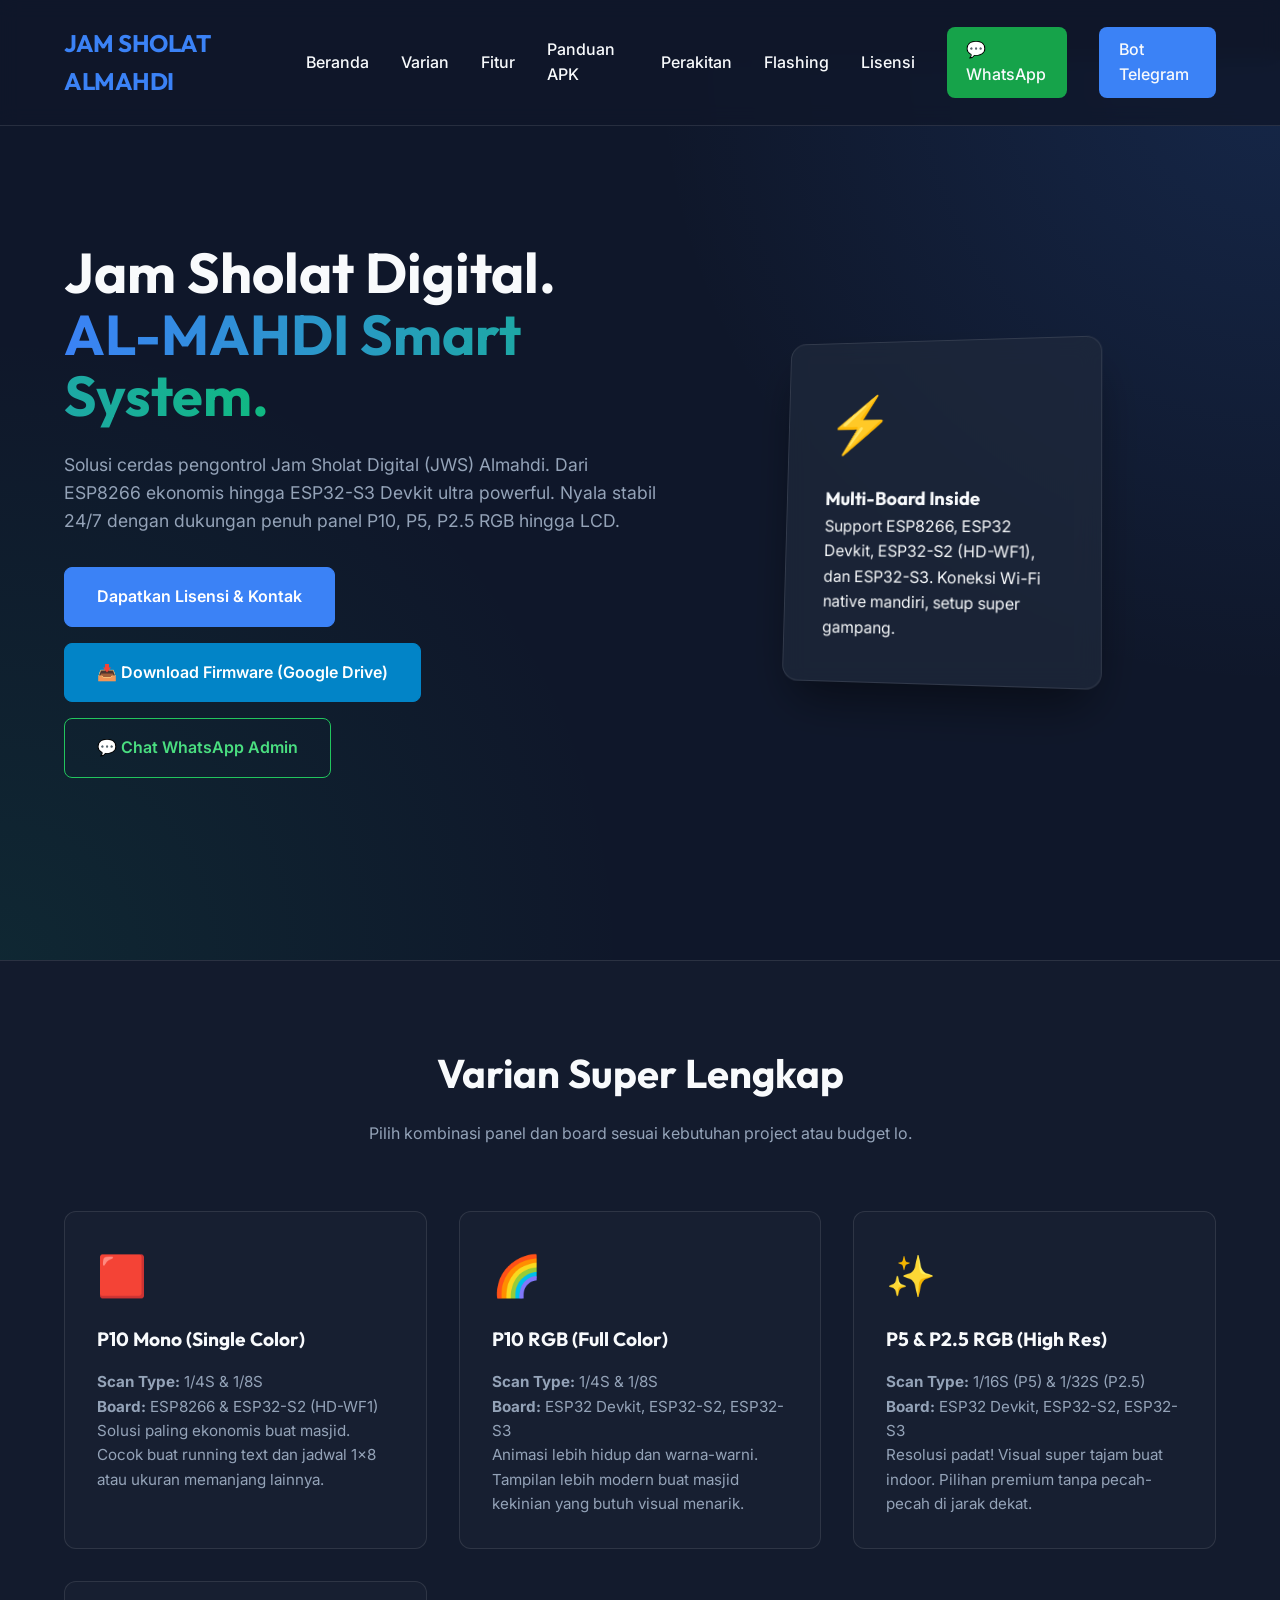
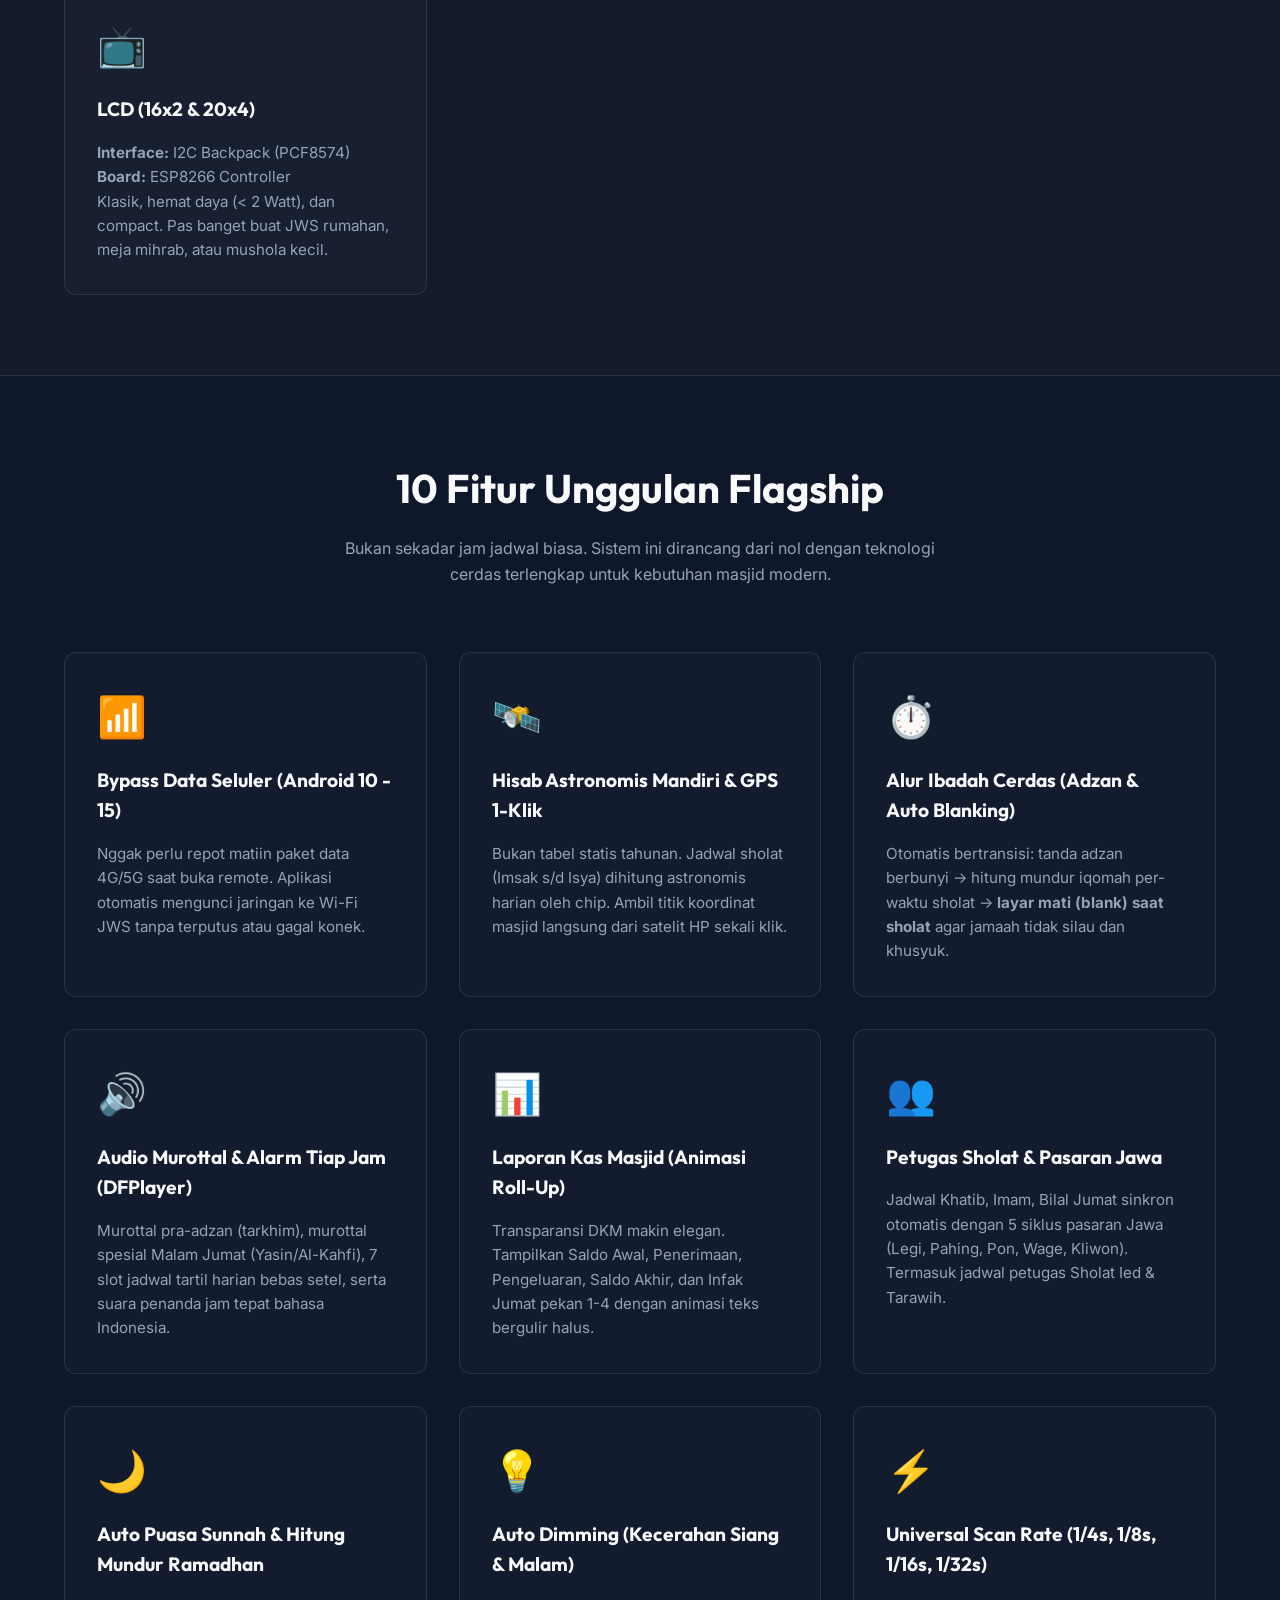
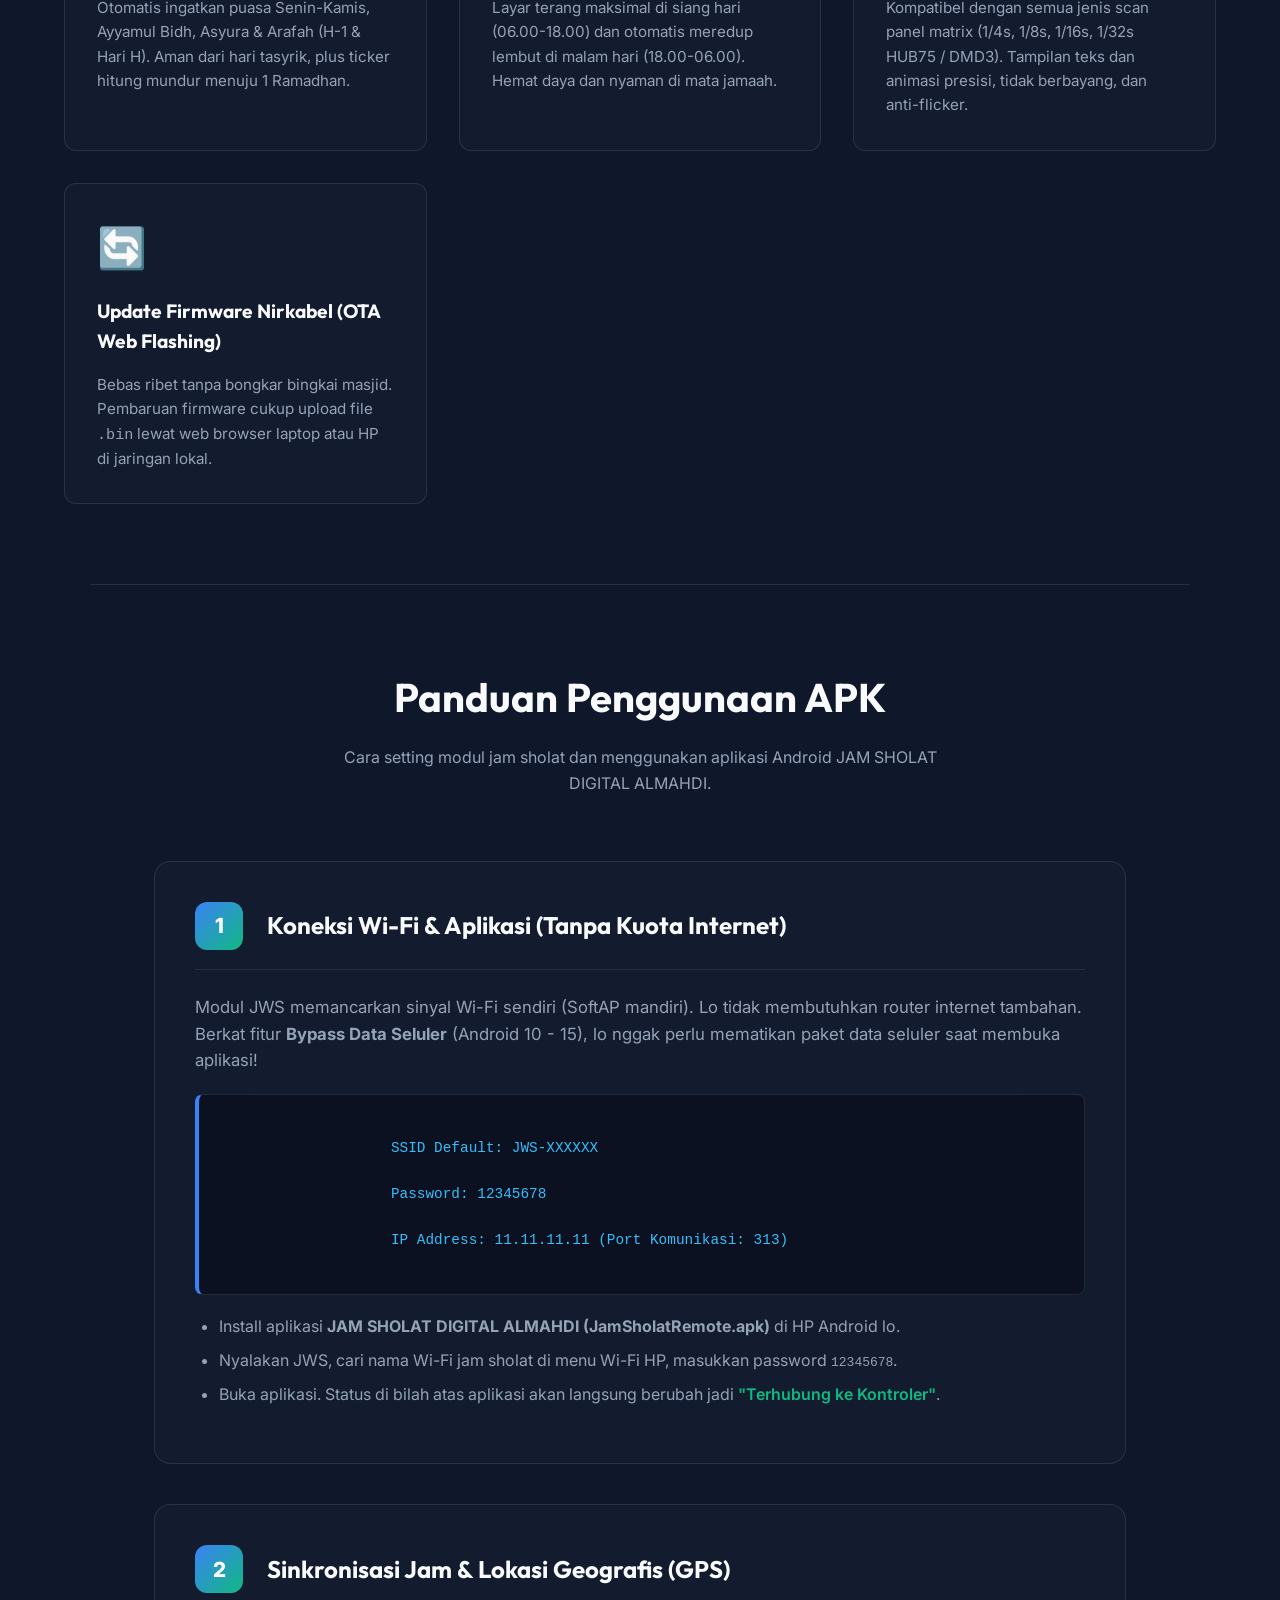
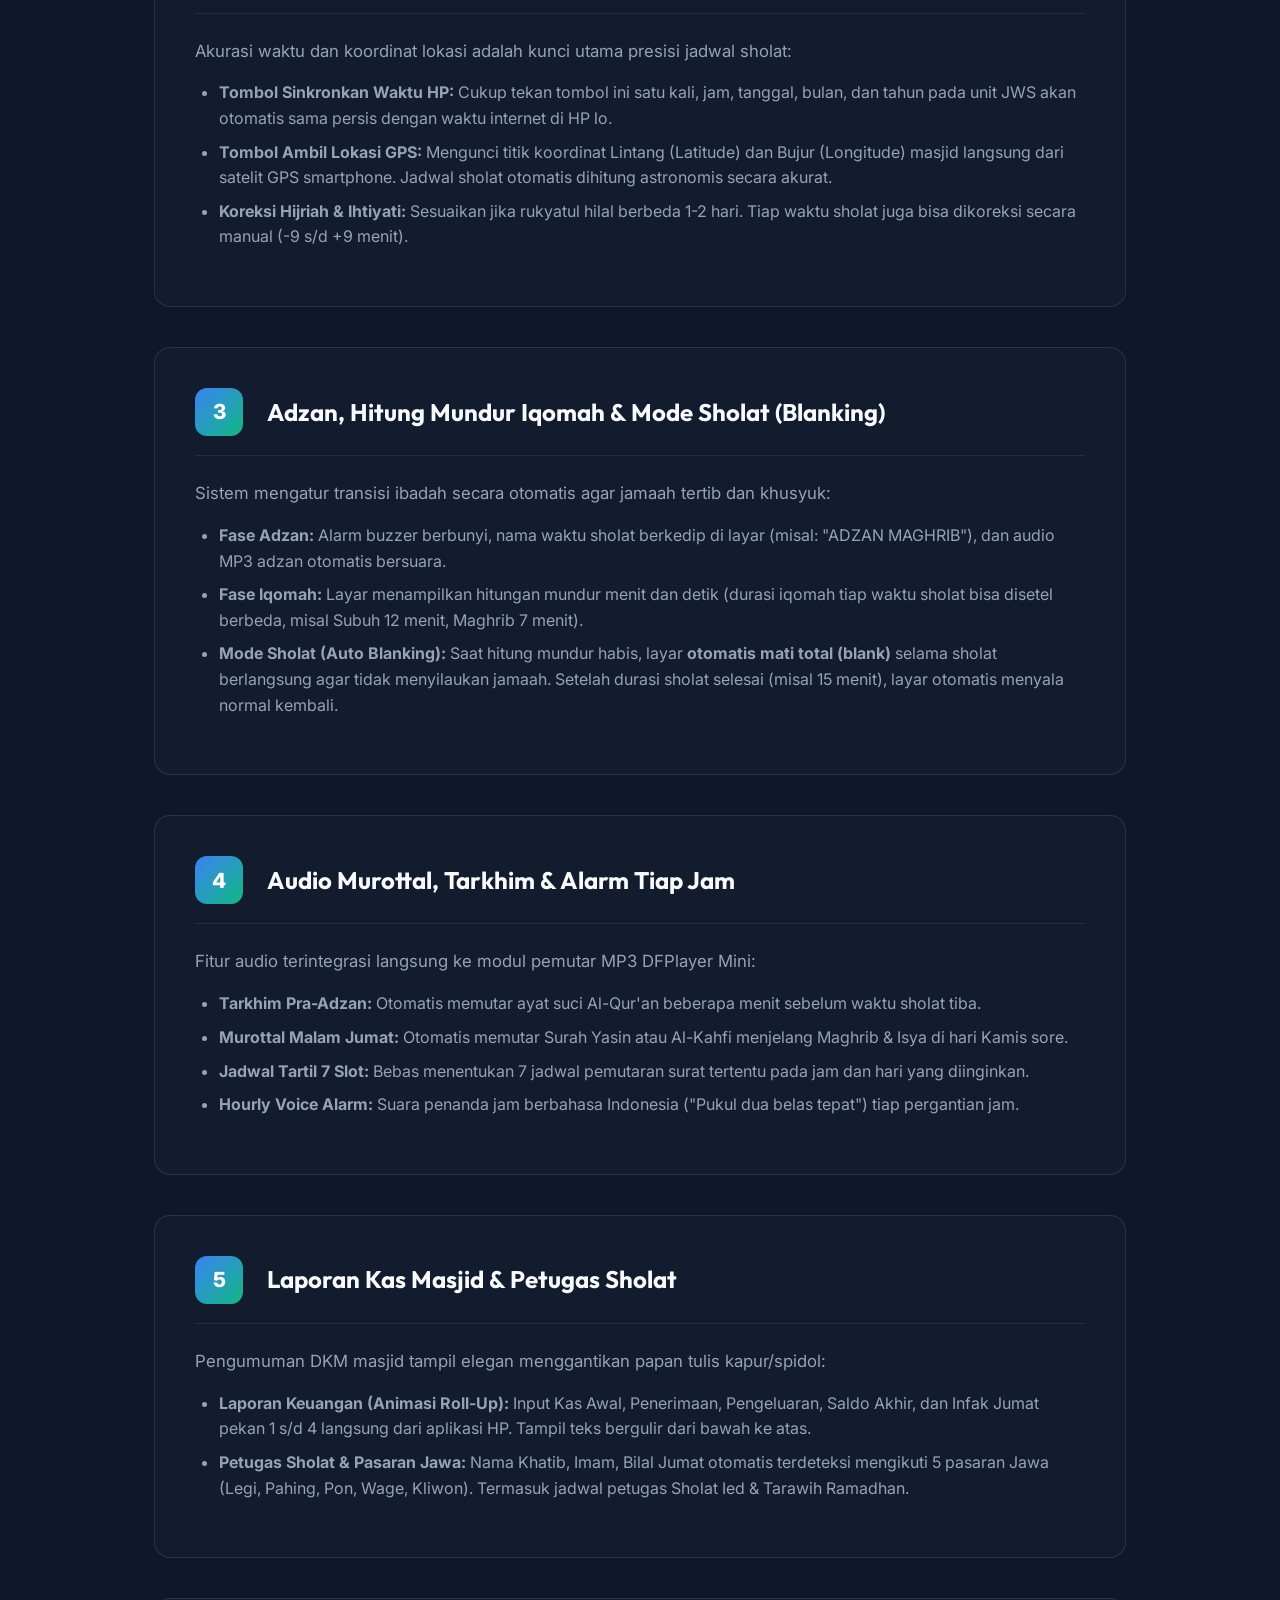
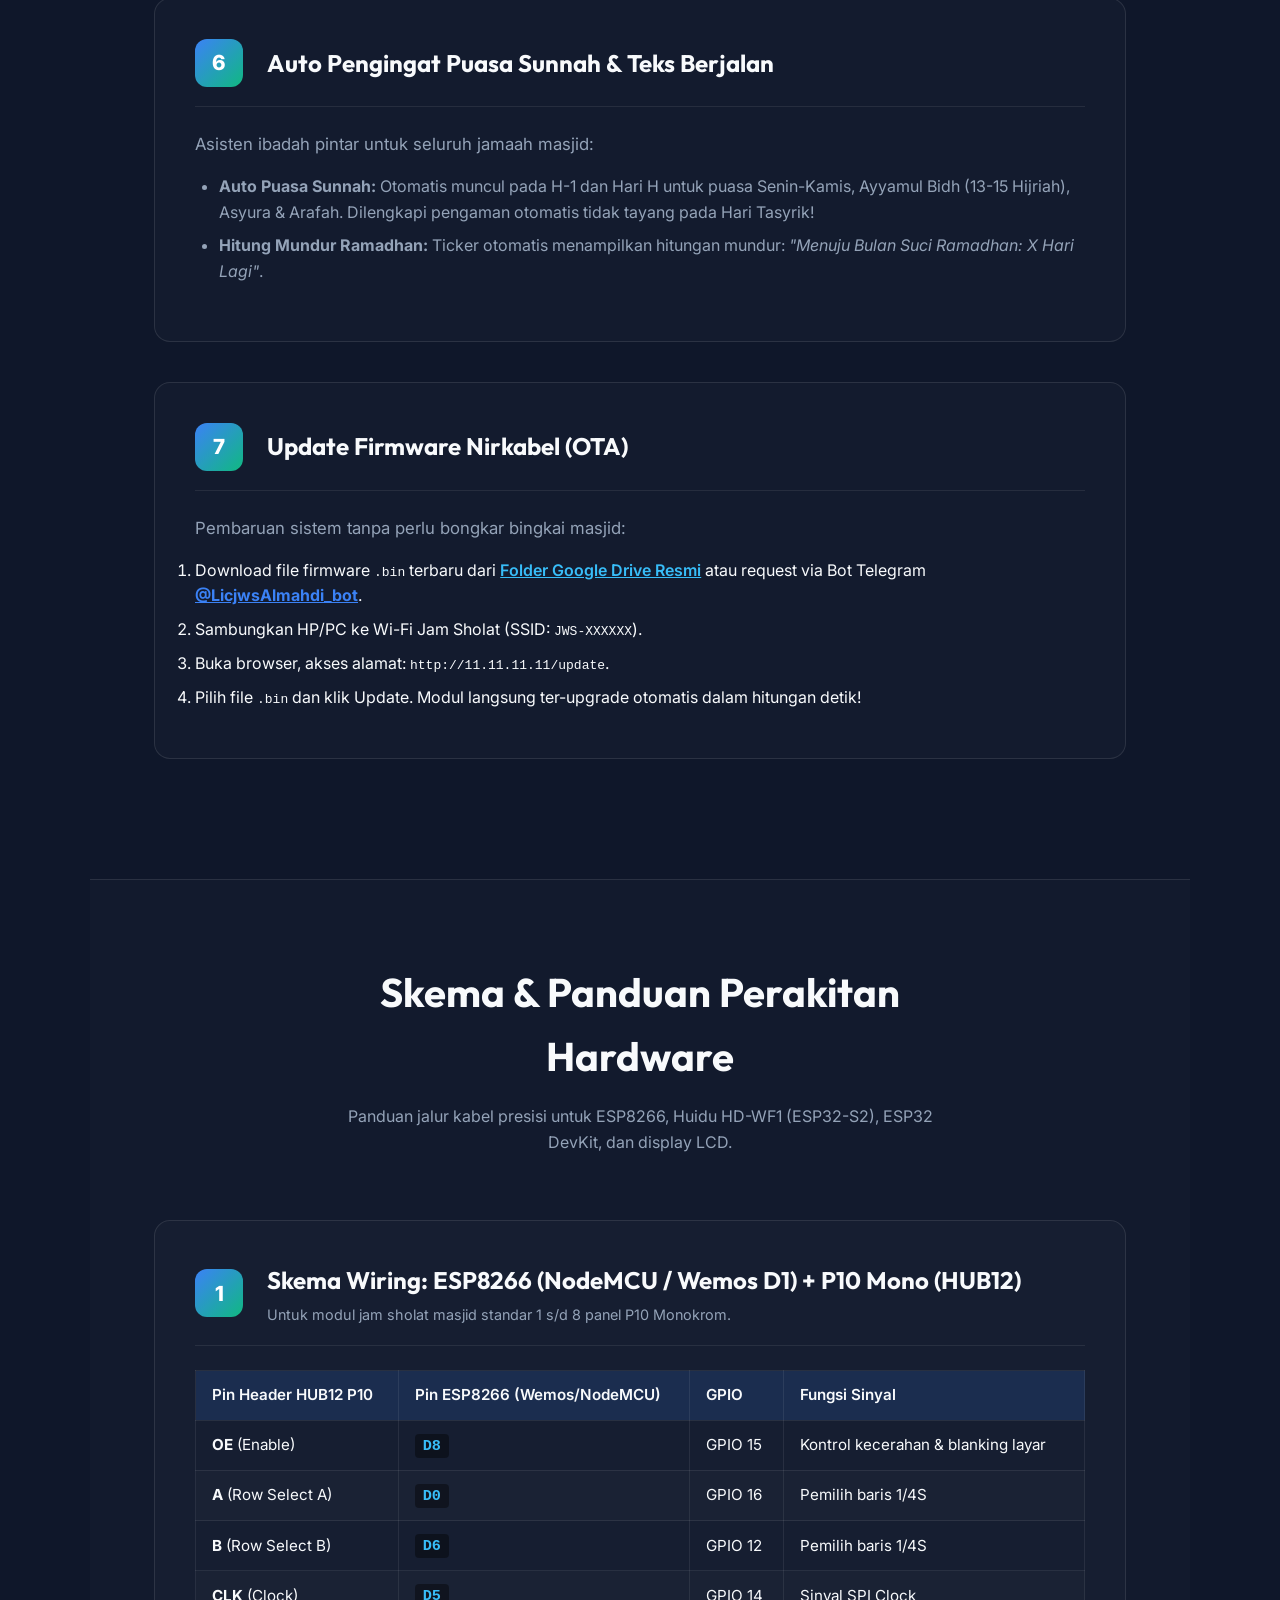
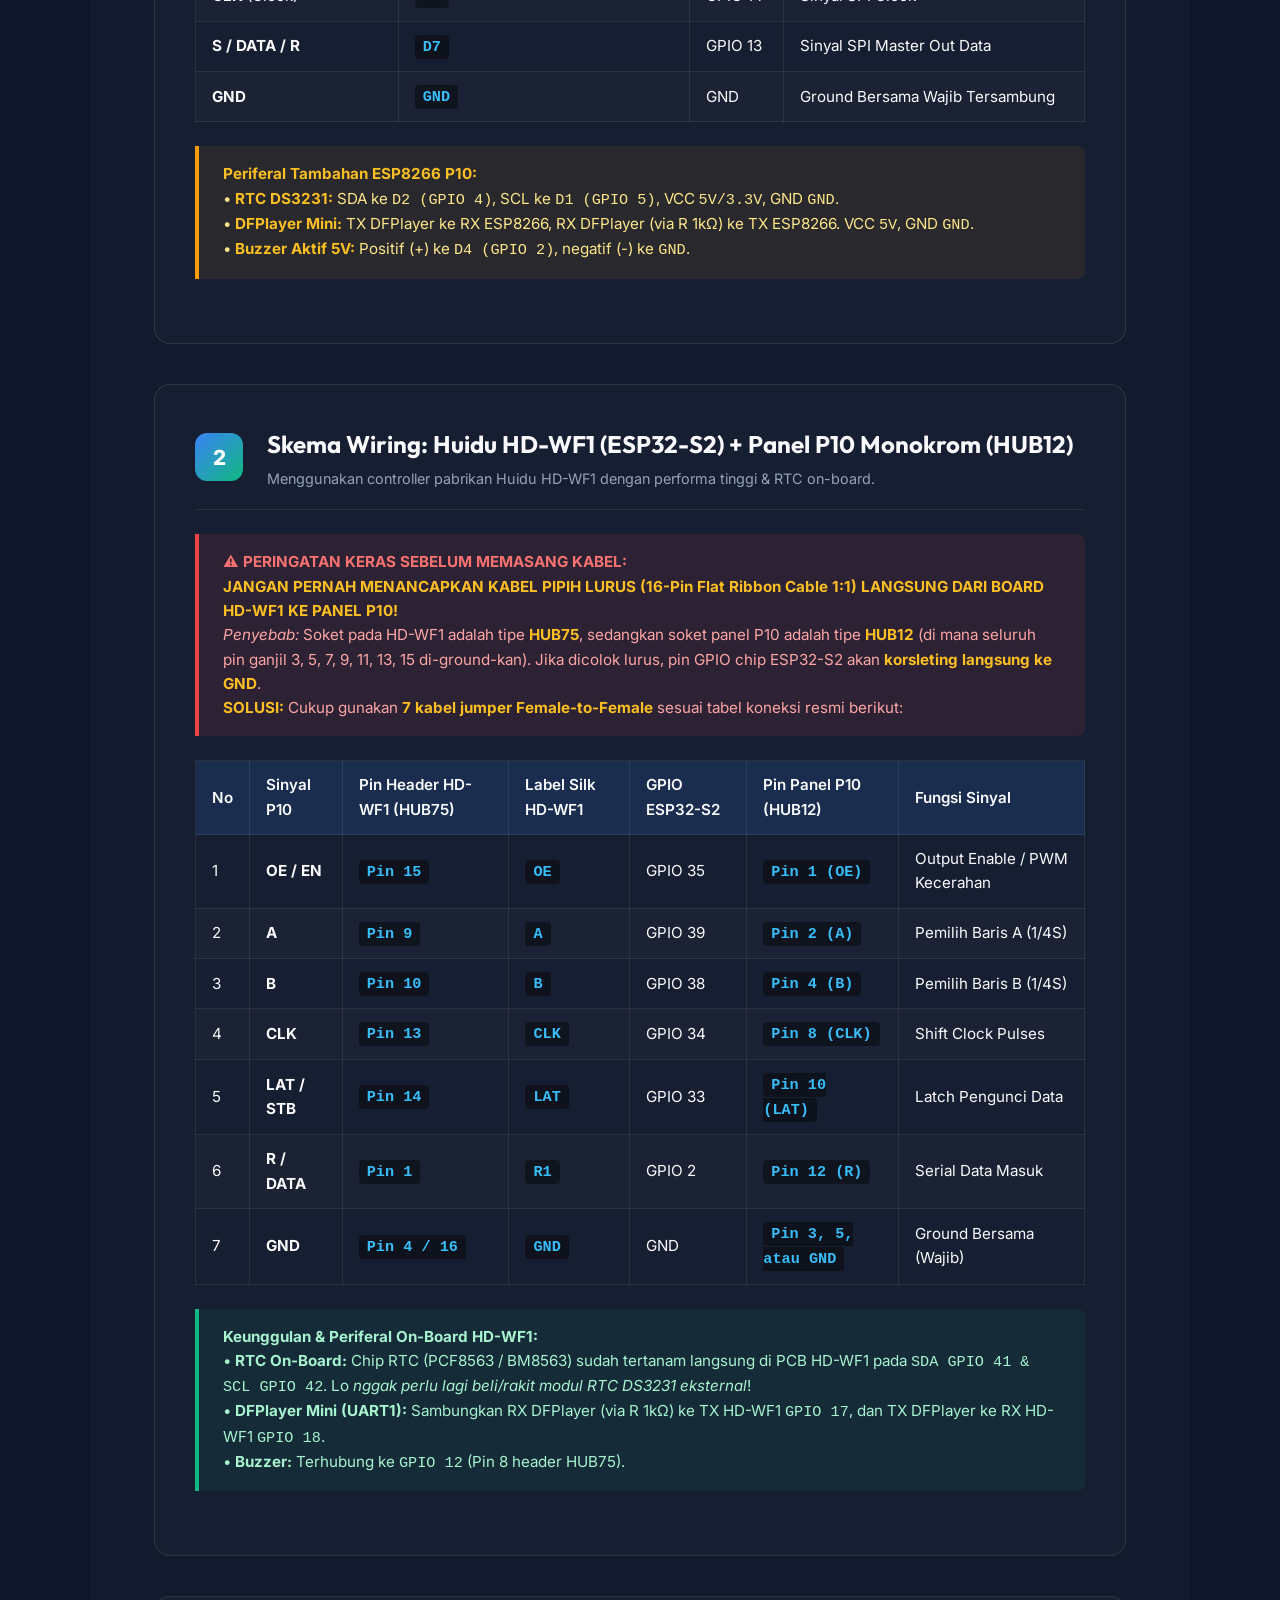
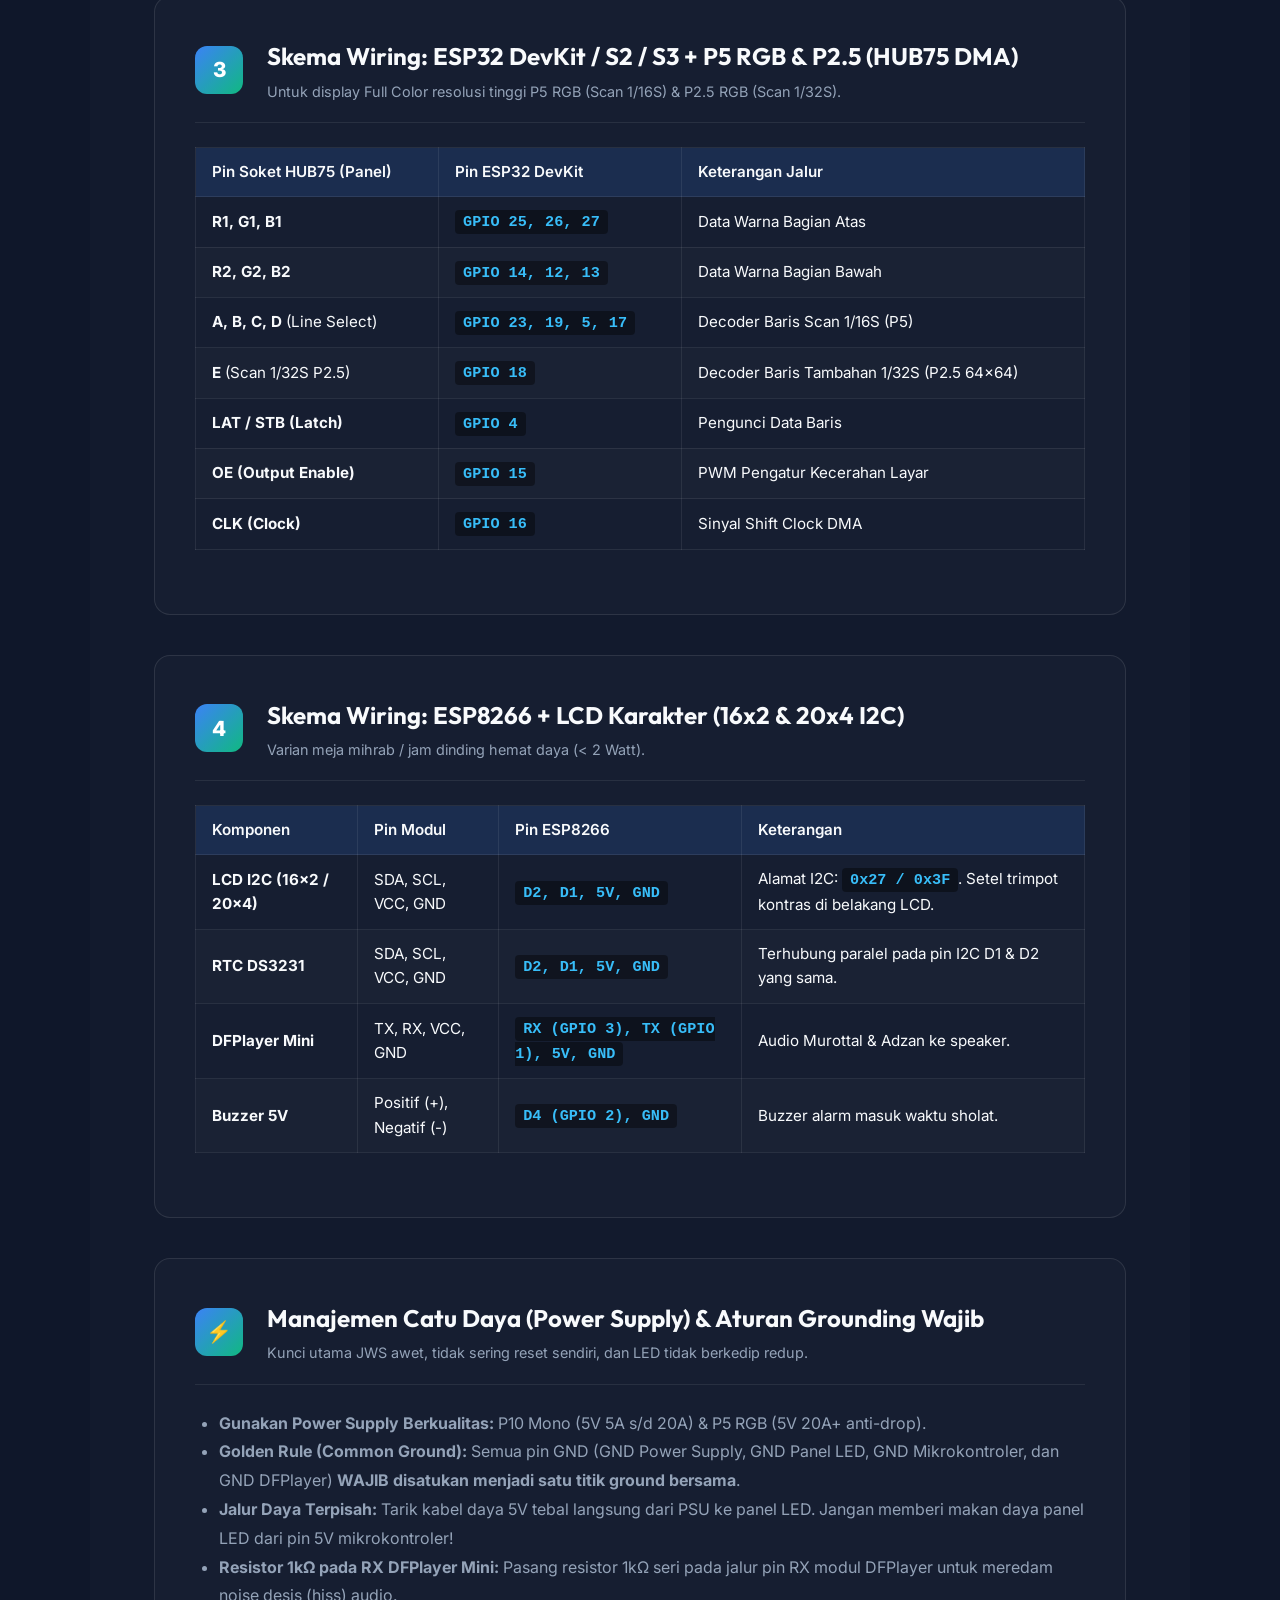
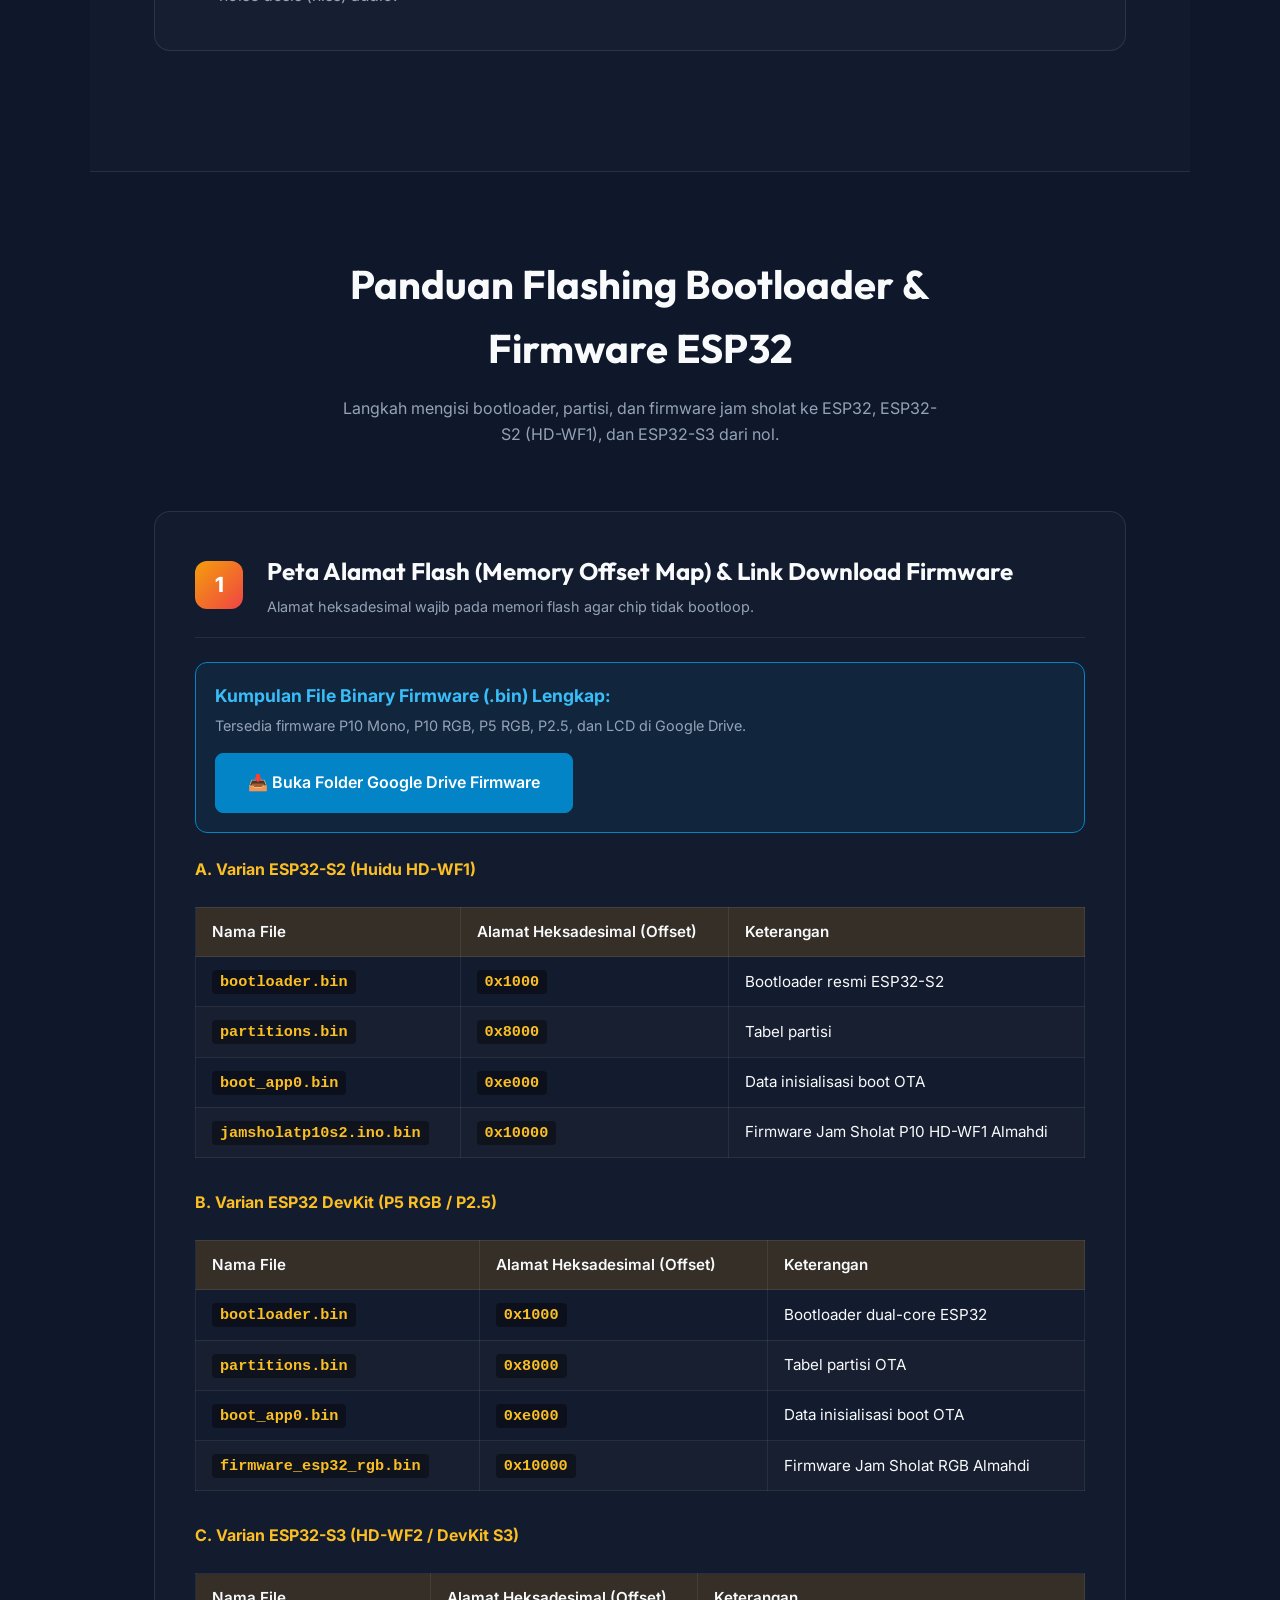
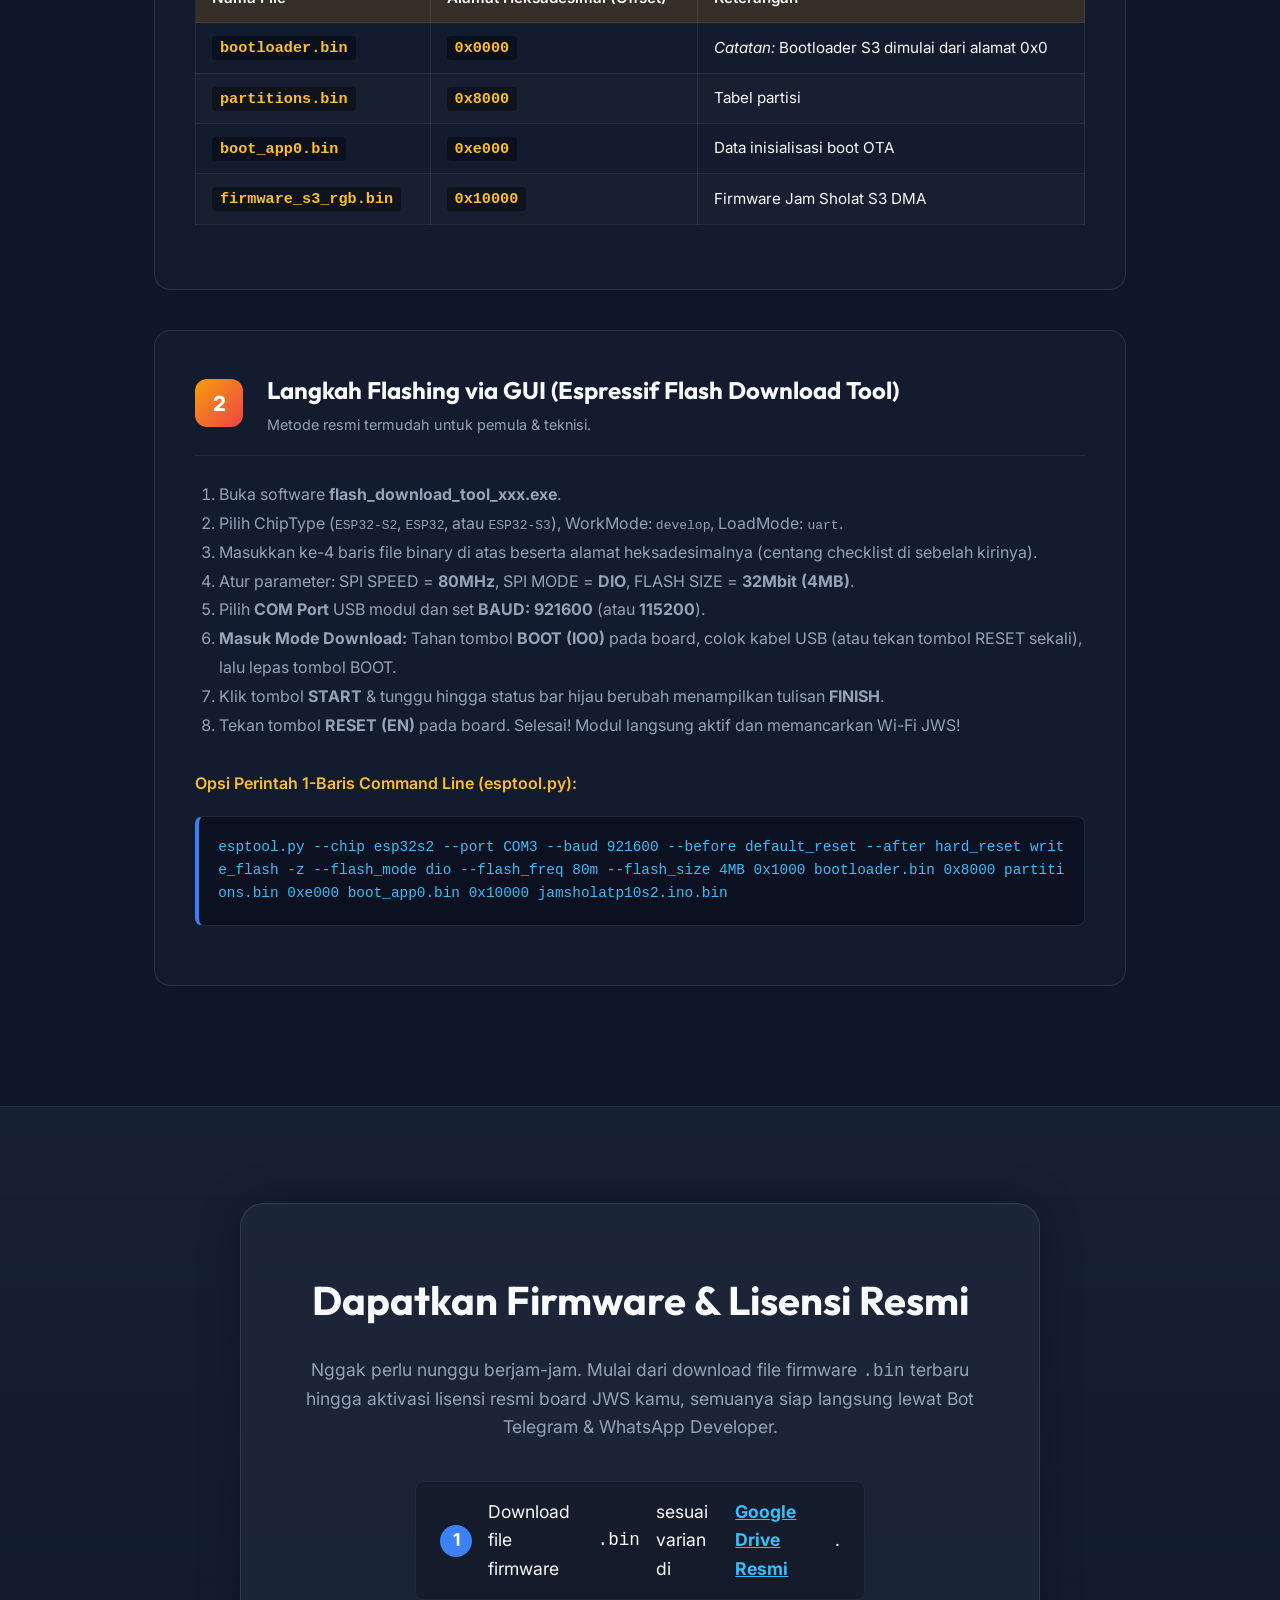
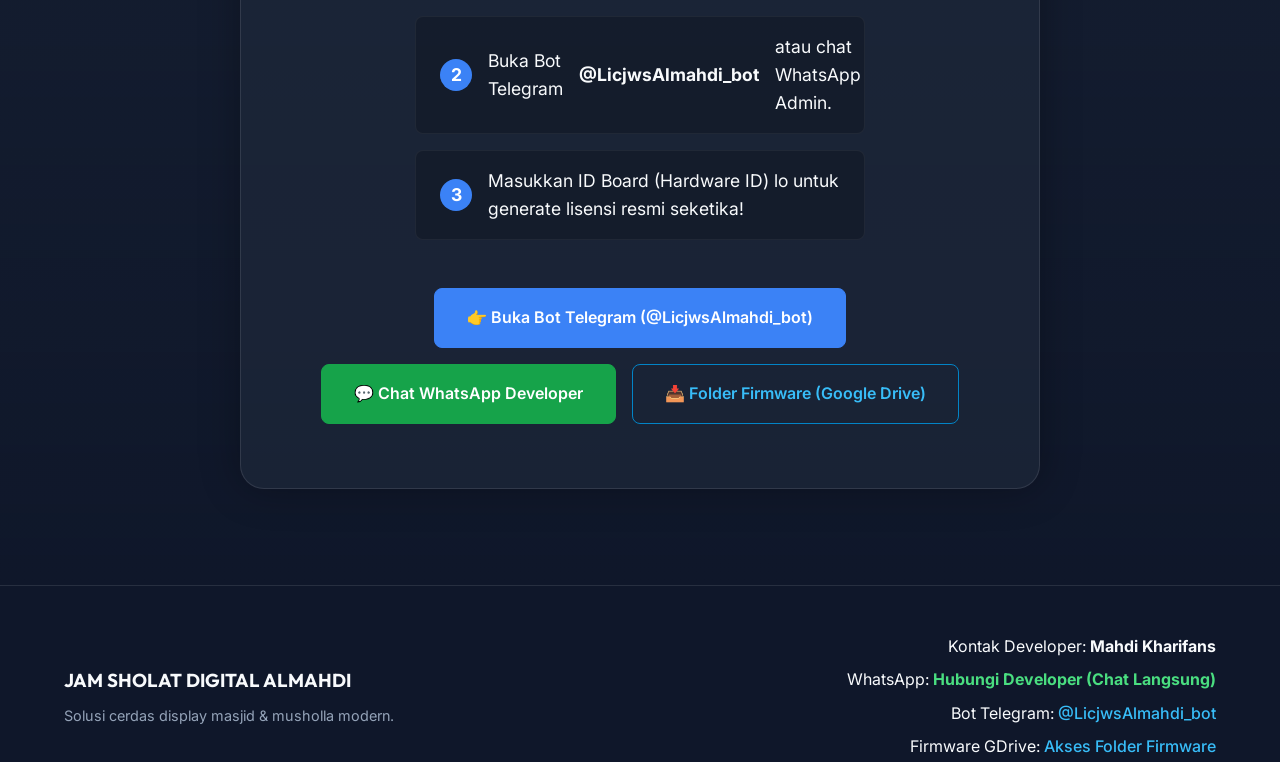
<file: index.html>
<!DOCTYPE html>
<html lang="id">
<head>
    <meta charset="UTF-8">
    <meta name="viewport" content="width=device-width, initial-scale=1.0">
    <title>JAM SHOLAT DIGITAL ALMAHDI - Smart Controller & Remote</title>
    <meta name="description" content="Sistem Jam Sholat Digital Almahdi terpadu: panduan penggunaan APK, skema perakitan hardware P10/P5 RGB/LCD, dan tutorial flashing bootloader ESP32 dalam satu halaman.">
    <link rel="stylesheet" href="style.css">
    <link href="https://fonts.googleapis.com/css2?family=Inter:wght@400;600;800&family=Outfit:wght@500;700&display=swap" rel="stylesheet">
</head>
<body>
    <nav>
        <div class="logo"><a href="#beranda" style="color:inherit; text-decoration:none;">JAM SHOLAT ALMAHDI</a></div>
        <div class="nav-links">
            <a href="#beranda">Beranda</a>
            <a href="#varian">Varian</a>
            <a href="#fitur">Fitur</a>
            <a href="#panduan">Panduan APK</a>
            <a href="#perakitan">Perakitan</a>
            <a href="#flashing">Flashing</a>
            <a href="#lisensi">Lisensi</a>
            <a href="https://wa.me/6282298179346?text=Halo%20Admin%20Jam%20Sholat%20Almahdi,%20saya%20mau%20order%20lisensi%20/%20konsultasi" class="btn-primary-small" target="_blank" style="background:#16a34a; border-color:#16a34a;">💬 WhatsApp</a>
            <a href="https://t.me/LicjwsAlmahdi_bot" class="btn-primary-small" target="_blank">Bot Telegram</a>
        </div>
    </nav>

    <!-- SECTION 1: HERO BERANDA -->
    <header id="beranda" class="hero">
        <div class="hero-content">
            <h1>Jam Sholat Digital.<br><span class="highlight">AL-MAHDI Smart System.</span></h1>
            <p>Solusi cerdas pengontrol Jam Sholat Digital (JWS) Almahdi. Dari ESP8266 ekonomis hingga ESP32-S3 Devkit ultra powerful. Nyala stabil 24/7 dengan dukungan penuh panel P10, P5, P2.5 RGB hingga LCD.</p>
            <div class="cta-group" style="flex-wrap:wrap;">
                <a href="#lisensi" class="btn-primary">Dapatkan Lisensi & Kontak</a>
                <a href="https://drive.google.com/drive/folders/1u-Wj-madcfoqx8YKrsGR5ePg84_2XzrN?usp=sharing" target="_blank" class="btn-primary" style="background:#0284c7; border-color:#0284c7;">📥 Download Firmware (Google Drive)</a>
                <a href="https://wa.me/6282298179346?text=Halo%20Admin%20Jam%20Sholat%20Almahdi,%20saya%20mau%20order%20lisensi%20/%20konsultasi" target="_blank" class="btn-secondary" style="border-color:#22c55e; color:#4ade80;">💬 Chat WhatsApp Admin</a>
            </div>
        </div>
        <div class="hero-visual">
            <div class="glass-card chip-card">
                <div class="chip-icon">⚡</div>
                <h3>Multi-Board Inside</h3>
                <p>Support ESP8266, ESP32 Devkit, ESP32-S2 (HD-WF1), dan ESP32-S3. Koneksi Wi-Fi native mandiri, setup super gampang.</p>
            </div>
        </div>
    </header>

    <!-- SECTION 2: VARIAN PANEL & SCAN RATE -->
    <section id="varian" class="features" style="background: rgba(255,255,255,0.015); border-bottom: 1px solid var(--border-color); border-top: 1px solid var(--border-color);">
        <div class="section-header">
            <h2>Varian Super Lengkap</h2>
            <p>Pilih kombinasi panel dan board sesuai kebutuhan project atau budget lo.</p>
        </div>
        <div class="feature-grid">
            <div class="feature-card">
                <div class="icon">🟥</div>
                <h3>P10 Mono (Single Color)</h3>
                <p><strong>Scan Type:</strong> 1/4S & 1/8S<br><strong>Board:</strong> ESP8266 & ESP32-S2 (HD-WF1)<br>Solusi paling ekonomis buat masjid. Cocok buat running text dan jadwal 1x8 atau ukuran memanjang lainnya.</p>
            </div>
            <div class="feature-card">
                <div class="icon">🌈</div>
                <h3>P10 RGB (Full Color)</h3>
                <p><strong>Scan Type:</strong> 1/4S & 1/8S<br><strong>Board:</strong> ESP32 Devkit, ESP32-S2, ESP32-S3<br>Animasi lebih hidup dan warna-warni. Tampilan lebih modern buat masjid kekinian yang butuh visual menarik.</p>
            </div>
            <div class="feature-card">
                <div class="icon">✨</div>
                <h3>P5 & P2.5 RGB (High Res)</h3>
                <p><strong>Scan Type:</strong> 1/16S (P5) & 1/32S (P2.5)<br><strong>Board:</strong> ESP32 Devkit, ESP32-S2, ESP32-S3<br>Resolusi padat! Visual super tajam buat indoor. Pilihan premium tanpa pecah-pecah di jarak dekat.</p>
            </div>
            <div class="feature-card">
                <div class="icon">📺</div>
                <h3>LCD (16x2 & 20x4)</h3>
                <p><strong>Interface:</strong> I2C Backpack (PCF8574)<br><strong>Board:</strong> ESP8266 Controller<br>Klasik, hemat daya (< 2 Watt), dan compact. Pas banget buat JWS rumahan, meja mihrab, atau mushola kecil.</p>
            </div>
        </div>
    </section>

    <!-- SECTION 3: 10 FITUR UNGGULAN FLAGSHIP -->
    <section id="fitur" class="features">
        <div class="section-header">
            <h2>10 Fitur Unggulan Flagship</h2>
            <p>Bukan sekadar jam jadwal biasa. Sistem ini dirancang dari nol dengan teknologi cerdas terlengkap untuk kebutuhan masjid modern.</p>
        </div>
        <div class="feature-grid">
            <div class="feature-card">
                <div class="icon">📶</div>
                <h3>Bypass Data Seluler (Android 10 - 15)</h3>
                <p>Nggak perlu repot matiin paket data 4G/5G saat buka remote. Aplikasi otomatis mengunci jaringan ke Wi-Fi JWS tanpa terputus atau gagal konek.</p>
            </div>
            <div class="feature-card">
                <div class="icon">🛰️</div>
                <h3>Hisab Astronomis Mandiri & GPS 1-Klik</h3>
                <p>Bukan tabel statis tahunan. Jadwal sholat (Imsak s/d Isya) dihitung astronomis harian oleh chip. Ambil titik koordinat masjid langsung dari satelit HP sekali klik.</p>
            </div>
            <div class="feature-card">
                <div class="icon">⏱️</div>
                <h3>Alur Ibadah Cerdas (Adzan & Auto Blanking)</h3>
                <p>Otomatis bertransisi: tanda adzan berbunyi &rarr; hitung mundur iqomah per-waktu sholat &rarr; <strong>layar mati (blank) saat sholat</strong> agar jamaah tidak silau dan khusyuk.</p>
            </div>
            <div class="feature-card">
                <div class="icon">🔊</div>
                <h3>Audio Murottal & Alarm Tiap Jam (DFPlayer)</h3>
                <p>Murottal pra-adzan (tarkhim), murottal spesial Malam Jumat (Yasin/Al-Kahfi), 7 slot jadwal tartil harian bebas setel, serta suara penanda jam tepat bahasa Indonesia.</p>
            </div>
            <div class="feature-card">
                <div class="icon">📊</div>
                <h3>Laporan Kas Masjid (Animasi Roll-Up)</h3>
                <p>Transparansi DKM makin elegan. Tampilkan Saldo Awal, Penerimaan, Pengeluaran, Saldo Akhir, dan Infak Jumat pekan 1-4 dengan animasi teks bergulir halus.</p>
            </div>
            <div class="feature-card">
                <div class="icon">👥</div>
                <h3>Petugas Sholat & Pasaran Jawa</h3>
                <p>Jadwal Khatib, Imam, Bilal Jumat sinkron otomatis dengan 5 siklus pasaran Jawa (Legi, Pahing, Pon, Wage, Kliwon). Termasuk jadwal petugas Sholat Ied & Tarawih.</p>
            </div>
            <div class="feature-card">
                <div class="icon">🌙</div>
                <h3>Auto Puasa Sunnah & Hitung Mundur Ramadhan</h3>
                <p>Otomatis ingatkan puasa Senin-Kamis, Ayyamul Bidh, Asyura & Arafah (H-1 & Hari H). Aman dari hari tasyrik, plus ticker hitung mundur menuju 1 Ramadhan.</p>
            </div>
            <div class="feature-card">
                <div class="icon">💡</div>
                <h3>Auto Dimming (Kecerahan Siang & Malam)</h3>
                <p>Layar terang maksimal di siang hari (06.00-18.00) dan otomatis meredup lembut di malam hari (18.00-06.00). Hemat daya dan nyaman di mata jamaah.</p>
            </div>
            <div class="feature-card">
                <div class="icon">⚡</div>
                <h3>Universal Scan Rate (1/4s, 1/8s, 1/16s, 1/32s)</h3>
                <p>Kompatibel dengan semua jenis scan panel matrix (1/4s, 1/8s, 1/16s, 1/32s HUB75 / DMD3). Tampilan teks dan animasi presisi, tidak berbayang, dan anti-flicker.</p>
            </div>
            <div class="feature-card">
                <div class="icon">🔄</div>
                <h3>Update Firmware Nirkabel (OTA Web Flashing)</h3>
                <p>Bebas ribet tanpa bongkar bingkai masjid. Pembaruan firmware cukup upload file <code>.bin</code> lewat web browser laptop atau HP di jaringan lokal.</p>
            </div>
        </div>
    </section>

    <!-- SECTION 4: PANDUAN PENGGUNAAN APK -->
    <section id="panduan" class="content-section" style="border-top: 1px solid var(--border-color);">
        <div class="section-header">
            <h2>Panduan Penggunaan APK</h2>
            <p>Cara setting modul jam sholat dan menggunakan aplikasi Android JAM SHOLAT DIGITAL ALMAHDI.</p>
        </div>

        <div class="step-card">
            <div class="step-header">
                <div class="step-number">1</div>
                <h3>Koneksi Wi-Fi & Aplikasi (Tanpa Kuota Internet)</h3>
            </div>
            <div class="step-content">
                <p>Modul JWS memancarkan sinyal Wi-Fi sendiri (SoftAP mandiri). Lo tidak membutuhkan router internet tambahan. Berkat fitur <strong>Bypass Data Seluler</strong> (Android 10 - 15), lo nggak perlu mematikan paket data seluler saat membuka aplikasi!</p>
                <div class="code-box">
                    SSID Default: JWS-XXXXXX<br>
                    Password: 12345678<br>
                    IP Address: 11.11.11.11 (Port Komunikasi: 313)
                </div>
                <ul>
                    <li>Install aplikasi <strong>JAM SHOLAT DIGITAL ALMAHDI (JamSholatRemote.apk)</strong> di HP Android lo.</li>
                    <li>Nyalakan JWS, cari nama Wi-Fi jam sholat di menu Wi-Fi HP, masukkan password <code>12345678</code>.</li>
                    <li>Buka aplikasi. Status di bilah atas aplikasi akan langsung berubah jadi <span style="color:var(--accent); font-weight:600;">"Terhubung ke Kontroler"</span>.</li>
                </ul>
            </div>
        </div>

        <div class="step-card">
            <div class="step-header">
                <div class="step-number">2</div>
                <h3>Sinkronisasi Jam & Lokasi Geografis (GPS)</h3>
            </div>
            <div class="step-content">
                <p>Akurasi waktu dan koordinat lokasi adalah kunci utama presisi jadwal sholat:</p>
                <ul>
                    <li><strong>Tombol Sinkronkan Waktu HP:</strong> Cukup tekan tombol ini satu kali, jam, tanggal, bulan, dan tahun pada unit JWS akan otomatis sama persis dengan waktu internet di HP lo.</li>
                    <li><strong>Tombol Ambil Lokasi GPS:</strong> Mengunci titik koordinat Lintang (Latitude) dan Bujur (Longitude) masjid langsung dari satelit GPS smartphone. Jadwal sholat otomatis dihitung astronomis secara akurat.</li>
                    <li><strong>Koreksi Hijriah & Ihtiyati:</strong> Sesuaikan jika rukyatul hilal berbeda 1-2 hari. Tiap waktu sholat juga bisa dikoreksi secara manual (-9 s/d +9 menit).</li>
                </ul>
            </div>
        </div>

        <div class="step-card">
            <div class="step-header">
                <div class="step-number">3</div>
                <h3>Adzan, Hitung Mundur Iqomah & Mode Sholat (Blanking)</h3>
            </div>
            <div class="step-content">
                <p>Sistem mengatur transisi ibadah secara otomatis agar jamaah tertib dan khusyuk:</p>
                <ul>
                    <li><strong>Fase Adzan:</strong> Alarm buzzer berbunyi, nama waktu sholat berkedip di layar (misal: "ADZAN MAGHRIB"), dan audio MP3 adzan otomatis bersuara.</li>
                    <li><strong>Fase Iqomah:</strong> Layar menampilkan hitungan mundur menit dan detik (durasi iqomah tiap waktu sholat bisa disetel berbeda, misal Subuh 12 menit, Maghrib 7 menit).</li>
                    <li><strong>Mode Sholat (Auto Blanking):</strong> Saat hitung mundur habis, layar <strong>otomatis mati total (blank)</strong> selama sholat berlangsung agar tidak menyilaukan jamaah. Setelah durasi sholat selesai (misal 15 menit), layar otomatis menyala normal kembali.</li>
                </ul>
            </div>
        </div>

        <div class="step-card">
            <div class="step-header">
                <div class="step-number">4</div>
                <h3>Audio Murottal, Tarkhim & Alarm Tiap Jam</h3>
            </div>
            <div class="step-content">
                <p>Fitur audio terintegrasi langsung ke modul pemutar MP3 DFPlayer Mini:</p>
                <ul>
                    <li><strong>Tarkhim Pra-Adzan:</strong> Otomatis memutar ayat suci Al-Qur'an beberapa menit sebelum waktu sholat tiba.</li>
                    <li><strong>Murottal Malam Jumat:</strong> Otomatis memutar Surah Yasin atau Al-Kahfi menjelang Maghrib & Isya di hari Kamis sore.</li>
                    <li><strong>Jadwal Tartil 7 Slot:</strong> Bebas menentukan 7 jadwal pemutaran surat tertentu pada jam dan hari yang diinginkan.</li>
                    <li><strong>Hourly Voice Alarm:</strong> Suara penanda jam berbahasa Indonesia ("Pukul dua belas tepat") tiap pergantian jam.</li>
                </ul>
            </div>
        </div>

        <div class="step-card">
            <div class="step-header">
                <div class="step-number">5</div>
                <h3>Laporan Kas Masjid & Petugas Sholat</h3>
            </div>
            <div class="step-content">
                <p>Pengumuman DKM masjid tampil elegan menggantikan papan tulis kapur/spidol:</p>
                <ul>
                    <li><strong>Laporan Keuangan (Animasi Roll-Up):</strong> Input Kas Awal, Penerimaan, Pengeluaran, Saldo Akhir, dan Infak Jumat pekan 1 s/d 4 langsung dari aplikasi HP. Tampil teks bergulir dari bawah ke atas.</li>
                    <li><strong>Petugas Sholat & Pasaran Jawa:</strong> Nama Khatib, Imam, Bilal Jumat otomatis terdeteksi mengikuti 5 pasaran Jawa (Legi, Pahing, Pon, Wage, Kliwon). Termasuk jadwal petugas Sholat Ied & Tarawih Ramadhan.</li>
                </ul>
            </div>
        </div>

        <div class="step-card">
            <div class="step-header">
                <div class="step-number">6</div>
                <h3>Auto Pengingat Puasa Sunnah & Teks Berjalan</h3>
            </div>
            <div class="step-content">
                <p>Asisten ibadah pintar untuk seluruh jamaah masjid:</p>
                <ul>
                    <li><strong>Auto Puasa Sunnah:</strong> Otomatis muncul pada H-1 dan Hari H untuk puasa Senin-Kamis, Ayyamul Bidh (13-15 Hijriah), Asyura & Arafah. Dilengkapi pengaman otomatis tidak tayang pada Hari Tasyrik!</li>
                    <li><strong>Hitung Mundur Ramadhan:</strong> Ticker otomatis menampilkan hitungan mundur: <em>"Menuju Bulan Suci Ramadhan: X Hari Lagi"</em>.</li>
                </ul>
            </div>
        </div>

        <div class="step-card">
            <div class="step-header">
                <div class="step-number">7</div>
                <h3>Update Firmware Nirkabel (OTA)</h3>
            </div>
            <div class="step-content">
                <p>Pembaruan sistem tanpa perlu bongkar bingkai masjid:</p>
                <ol>
                    <li>Download file firmware <code>.bin</code> terbaru dari <strong><a href="https://drive.google.com/drive/folders/1u-Wj-madcfoqx8YKrsGR5ePg84_2XzrN?usp=sharing" target="_blank" style="color:#38bdf8; font-weight:600;">Folder Google Drive Resmi</a></strong> atau request via Bot Telegram <strong><a href="https://t.me/LicjwsAlmahdi_bot" target="_blank" style="color:var(--primary);">@LicjwsAlmahdi_bot</a></strong>.</li>
                    <li>Sambungkan HP/PC ke Wi-Fi Jam Sholat (SSID: <code>JWS-XXXXXX</code>).</li>
                    <li>Buka browser, akses alamat: <code>http://11.11.11.11/update</code>.</li>
                    <li>Pilih file <code>.bin</code> dan klik Update. Modul langsung ter-upgrade otomatis dalam hitungan detik!</li>
                </ol>
            </div>
        </div>
    </section>

    <!-- SECTION 5: PANDUAN PERAKITAN & SKEMA WIRING -->
    <section id="perakitan" class="content-section" style="border-top: 1px solid var(--border-color); background: rgba(255,255,255,0.01);">
        <div class="section-header">
            <h2>Skema & Panduan Perakitan Hardware</h2>
            <p>Panduan jalur kabel presisi untuk ESP8266, Huidu HD-WF1 (ESP32-S2), ESP32 DevKit, dan display LCD.</p>
        </div>

        <!-- SKEMA 1: ESP8266 + P10 MONO -->
        <div class="wiring-card">
            <div class="wiring-header">
                <div class="wiring-badge">1</div>
                <div>
                    <h3>Skema Wiring: ESP8266 (NodeMCU / Wemos D1) + P10 Mono (HUB12)</h3>
                    <p style="color:var(--text-muted); font-size:0.9rem; margin-top:4px;">Untuk modul jam sholat masjid standar 1 s/d 8 panel P10 Monokrom.</p>
                </div>
            </div>
            
            <table class="wiring-table">
                <thead>
                    <tr>
                        <th>Pin Header HUB12 P10</th>
                        <th>Pin ESP8266 (Wemos/NodeMCU)</th>
                        <th>GPIO</th>
                        <th>Fungsi Sinyal</th>
                    </tr>
                </thead>
                <tbody>
                    <tr><td><strong>OE</strong> (Enable)</td><td><code>D8</code></td><td>GPIO 15</td><td>Kontrol kecerahan & blanking layar</td></tr>
                    <tr><td><strong>A</strong> (Row Select A)</td><td><code>D0</code></td><td>GPIO 16</td><td>Pemilih baris 1/4S</td></tr>
                    <tr><td><strong>B</strong> (Row Select B)</td><td><code>D6</code></td><td>GPIO 12</td><td>Pemilih baris 1/4S</td></tr>
                    <tr><td><strong>CLK</strong> (Clock)</td><td><code>D5</code></td><td>GPIO 14</td><td>Sinyal SPI Clock</td></tr>
                    <tr><td><strong>S / DATA / R</strong></td><td><code>D7</code></td><td>GPIO 13</td><td>Sinyal SPI Master Out Data</td></tr>
                    <tr><td><strong>GND</strong></td><td><code>GND</code></td><td>GND</td><td>Ground Bersama Wajib Tersambung</td></tr>
                </tbody>
            </table>

            <div class="notice-box">
                <strong>Periferal Tambahan ESP8266 P10:</strong><br>
                • <strong>RTC DS3231:</strong> SDA ke <code>D2 (GPIO 4)</code>, SCL ke <code>D1 (GPIO 5)</code>, VCC <code>5V/3.3V</code>, GND <code>GND</code>.<br>
                • <strong>DFPlayer Mini:</strong> TX DFPlayer ke RX ESP8266, RX DFPlayer (via R 1kΩ) ke TX ESP8266. VCC <code>5V</code>, GND <code>GND</code>.<br>
                • <strong>Buzzer Aktif 5V:</strong> Positif (+) ke <code>D4 (GPIO 2)</code>, negatif (-) ke <code>GND</code>.
            </div>
        </div>

        <!-- SKEMA 2: HUIDU HD-WF1 (ESP32-S2) + P10 MONO -->
        <div class="wiring-card">
            <div class="wiring-header">
                <div class="wiring-badge">2</div>
                <div>
                    <h3>Skema Wiring: Huidu HD-WF1 (ESP32-S2) + Panel P10 Monokrom (HUB12)</h3>
                    <p style="color:var(--text-muted); font-size:0.9rem; margin-top:4px;">Menggunakan controller pabrikan Huidu HD-WF1 dengan performa tinggi & RTC on-board.</p>
                </div>
            </div>

            <div class="notice-box" style="border-left-color: #ef4444; background: rgba(239, 68, 68, 0.1); color: #fca5a5;">
                <strong style="color:#f87171;">⚠️ PERINGATAN KERAS SEBELUM MEMASANG KABEL:</strong><br>
                <strong>JANGAN PERNAH MENANCAPKAN KABEL PIPIH LURUS (16-Pin Flat Ribbon Cable 1:1) LANGSUNG DARI BOARD HD-WF1 KE PANEL P10!</strong><br>
                <em>Penyebab:</em> Soket pada HD-WF1 adalah tipe <strong>HUB75</strong>, sedangkan soket panel P10 adalah tipe <strong>HUB12</strong> (di mana seluruh pin ganjil 3, 5, 7, 9, 11, 13, 15 di-ground-kan). Jika dicolok lurus, pin GPIO chip ESP32-S2 akan <strong>korsleting langsung ke GND</strong>.<br>
                <strong>SOLUSI:</strong> Cukup gunakan <strong>7 kabel jumper Female-to-Female</strong> sesuai tabel koneksi resmi berikut:
            </div>

            <table class="wiring-table">
                <thead>
                    <tr>
                        <th>No</th>
                        <th>Sinyal P10</th>
                        <th>Pin Header HD-WF1 (HUB75)</th>
                        <th>Label Silk HD-WF1</th>
                        <th>GPIO ESP32-S2</th>
                        <th>Pin Panel P10 (HUB12)</th>
                        <th>Fungsi Sinyal</th>
                    </tr>
                </thead>
                <tbody>
                    <tr><td>1</td><td><strong>OE / EN</strong></td><td><code>Pin 15</code></td><td><code>OE</code></td><td>GPIO 35</td><td><code>Pin 1 (OE)</code></td><td>Output Enable / PWM Kecerahan</td></tr>
                    <tr><td>2</td><td><strong>A</strong></td><td><code>Pin 9</code></td><td><code>A</code></td><td>GPIO 39</td><td><code>Pin 2 (A)</code></td><td>Pemilih Baris A (1/4S)</td></tr>
                    <tr><td>3</td><td><strong>B</strong></td><td><code>Pin 10</code></td><td><code>B</code></td><td>GPIO 38</td><td><code>Pin 4 (B)</code></td><td>Pemilih Baris B (1/4S)</td></tr>
                    <tr><td>4</td><td><strong>CLK</strong></td><td><code>Pin 13</code></td><td><code>CLK</code></td><td>GPIO 34</td><td><code>Pin 8 (CLK)</code></td><td>Shift Clock Pulses</td></tr>
                    <tr><td>5</td><td><strong>LAT / STB</strong></td><td><code>Pin 14</code></td><td><code>LAT</code></td><td>GPIO 33</td><td><code>Pin 10 (LAT)</code></td><td>Latch Pengunci Data</td></tr>
                    <tr><td>6</td><td><strong>R / DATA</strong></td><td><code>Pin 1</code></td><td><code>R1</code></td><td>GPIO 2</td><td><code>Pin 12 (R)</code></td><td>Serial Data Masuk</td></tr>
                    <tr><td>7</td><td><strong>GND</strong></td><td><code>Pin 4 / 16</code></td><td><code>GND</code></td><td>GND</td><td><code>Pin 3, 5, atau GND</code></td><td>Ground Bersama (Wajib)</td></tr>
                </tbody>
            </table>

            <div class="success-box">
                <strong>Keunggulan & Periferal On-Board HD-WF1:</strong><br>
                • <strong>RTC On-Board:</strong> Chip RTC (PCF8563 / BM8563) sudah tertanam langsung di PCB HD-WF1 pada <code>SDA GPIO 41 & SCL GPIO 42</code>. Lo <em>nggak perlu lagi beli/rakit modul RTC DS3231 eksternal</em>!<br>
                • <strong>DFPlayer Mini (UART1):</strong> Sambungkan RX DFPlayer (via R 1kΩ) ke TX HD-WF1 <code>GPIO 17</code>, dan TX DFPlayer ke RX HD-WF1 <code>GPIO 18</code>.<br>
                • <strong>Buzzer:</strong> Terhubung ke <code>GPIO 12</code> (Pin 8 header HUB75).
            </div>
        </div>

        <!-- SKEMA 3: ESP32 + P5 RGB / P2.5 (HUB75) -->
        <div class="wiring-card">
            <div class="wiring-header">
                <div class="wiring-badge">3</div>
                <div>
                    <h3>Skema Wiring: ESP32 DevKit / S2 / S3 + P5 RGB & P2.5 (HUB75 DMA)</h3>
                    <p style="color:var(--text-muted); font-size:0.9rem; margin-top:4px;">Untuk display Full Color resolusi tinggi P5 RGB (Scan 1/16S) & P2.5 RGB (Scan 1/32S).</p>
                </div>
            </div>

            <table class="wiring-table">
                <thead>
                    <tr><th>Pin Soket HUB75 (Panel)</th><th>Pin ESP32 DevKit</th><th>Keterangan Jalur</th></tr>
                </thead>
                <tbody>
                    <tr><td><strong>R1, G1, B1</strong></td><td><code>GPIO 25, 26, 27</code></td><td>Data Warna Bagian Atas</td></tr>
                    <tr><td><strong>R2, G2, B2</strong></td><td><code>GPIO 14, 12, 13</code></td><td>Data Warna Bagian Bawah</td></tr>
                    <tr><td><strong>A, B, C, D</strong> (Line Select)</td><td><code>GPIO 23, 19, 5, 17</code></td><td>Decoder Baris Scan 1/16S (P5)</td></tr>
                    <tr><td><strong>E</strong> (Scan 1/32S P2.5)</td><td><code>GPIO 18</code></td><td>Decoder Baris Tambahan 1/32S (P2.5 64x64)</td></tr>
                    <tr><td><strong>LAT / STB (Latch)</strong></td><td><code>GPIO 4</code></td><td>Pengunci Data Baris</td></tr>
                    <tr><td><strong>OE (Output Enable)</strong></td><td><code>GPIO 15</code></td><td>PWM Pengatur Kecerahan Layar</td></tr>
                    <tr><td><strong>CLK (Clock)</strong></td><td><code>GPIO 16</code></td><td>Sinyal Shift Clock DMA</td></tr>
                </tbody>
            </table>
        </div>

        <!-- SKEMA 4: ESP8266 + LCD KARAKTER -->
        <div class="wiring-card">
            <div class="wiring-header">
                <div class="wiring-badge">4</div>
                <div>
                    <h3>Skema Wiring: ESP8266 + LCD Karakter (16x2 & 20x4 I2C)</h3>
                    <p style="color:var(--text-muted); font-size:0.9rem; margin-top:4px;">Varian meja mihrab / jam dinding hemat daya (< 2 Watt).</p>
                </div>
            </div>

            <table class="wiring-table">
                <thead>
                    <tr><th>Komponen</th><th>Pin Modul</th><th>Pin ESP8266</th><th>Keterangan</th></tr>
                </thead>
                <tbody>
                    <tr><td><strong>LCD I2C (16x2 / 20x4)</strong></td><td>SDA, SCL, VCC, GND</td><td><code>D2, D1, 5V, GND</code></td><td>Alamat I2C: <code>0x27 / 0x3F</code>. Setel trimpot kontras di belakang LCD.</td></tr>
                    <tr><td><strong>RTC DS3231</strong></td><td>SDA, SCL, VCC, GND</td><td><code>D2, D1, 5V, GND</code></td><td>Terhubung paralel pada pin I2C D1 & D2 yang sama.</td></tr>
                    <tr><td><strong>DFPlayer Mini</strong></td><td>TX, RX, VCC, GND</td><td><code>RX (GPIO 3), TX (GPIO 1), 5V, GND</code></td><td>Audio Murottal & Adzan ke speaker.</td></tr>
                    <tr><td><strong>Buzzer 5V</strong></td><td>Positif (+), Negatif (-)</td><td><code>D4 (GPIO 2), GND</code></td><td>Buzzer alarm masuk waktu sholat.</td></tr>
                </tbody>
            </table>
        </div>

        <!-- SKEMA 5: POWER SUPPLY & GROUNDING -->
        <div class="wiring-card">
            <div class="wiring-header">
                <div class="wiring-badge">⚡</div>
                <div>
                    <h3>Manajemen Catu Daya (Power Supply) & Aturan Grounding Wajib</h3>
                    <p style="color:var(--text-muted); font-size:0.9rem; margin-top:4px;">Kunci utama JWS awet, tidak sering reset sendiri, dan LED tidak berkedip redup.</p>
                </div>
            </div>

            <ul class="tips-list">
                <li><strong>Gunakan Power Supply Berkualitas:</strong> P10 Mono (5V 5A s/d 20A) & P5 RGB (5V 20A+ anti-drop).</li>
                <li><strong>Golden Rule (Common Ground):</strong> Semua pin GND (GND Power Supply, GND Panel LED, GND Mikrokontroler, dan GND DFPlayer) <strong>WAJIB disatukan menjadi satu titik ground bersama</strong>.</li>
                <li><strong>Jalur Daya Terpisah:</strong> Tarik kabel daya 5V tebal langsung dari PSU ke panel LED. Jangan memberi makan daya panel LED dari pin 5V mikrokontroler!</li>
                <li><strong>Resistor 1kΩ pada RX DFPlayer Mini:</strong> Pasang resistor 1kΩ seri pada jalur pin RX modul DFPlayer untuk meredam noise desis (hiss) audio.</li>
            </ul>
        </div>
    </section>

    <!-- SECTION 6: TUTORIAL FLASHING BOOTLOADER & FIRMWARE -->
    <section id="flashing" class="content-section" style="border-top: 1px solid var(--border-color);">
        <div class="section-header">
            <h2>Panduan Flashing Bootloader & Firmware ESP32</h2>
            <p>Langkah mengisi bootloader, partisi, dan firmware jam sholat ke ESP32, ESP32-S2 (HD-WF1), dan ESP32-S3 dari nol.</p>
        </div>

        <div class="flash-card">
            <div class="flash-header">
                <div class="flash-badge">1</div>
                <div>
                    <h3>Peta Alamat Flash (Memory Offset Map) & Link Download Firmware</h3>
                    <p style="color:var(--text-muted); font-size:0.9rem; margin-top:4px;">Alamat heksadesimal wajib pada memori flash agar chip tidak bootloop.</p>
                </div>
            </div>

            <div style="margin: 1.5rem 0; padding: 1.2rem; background: rgba(2, 132, 199, 0.1); border: 1px solid #0284c7; border-radius: 12px; display:flex; justify-content:space-between; align-items:center; flex-wrap:wrap; gap:1rem;">
                <div>
                    <h4 style="color:#38bdf8; font-size:1.1rem; margin-bottom:4px;">Kumpulan File Binary Firmware (.bin) Lengkap:</h4>
                    <p style="color:var(--text-muted); font-size:0.9rem;">Tersedia firmware P10 Mono, P10 RGB, P5 RGB, P2.5, dan LCD di Google Drive.</p>
                </div>
                <a href="https://drive.google.com/drive/folders/1u-Wj-madcfoqx8YKrsGR5ePg84_2XzrN?usp=sharing" target="_blank" class="btn-primary" style="background:#0284c7; border-color:#0284c7;">📥 Buka Folder Google Drive Firmware</a>
            </div>

            <h4 style="color:#fbbf24; margin-top:1rem;">A. Varian ESP32-S2 (Huidu HD-WF1)</h4>
            <table class="flash-table">
                <thead><tr><th>Nama File</th><th>Alamat Heksadesimal (Offset)</th><th>Keterangan</th></tr></thead>
                <tbody>
                    <tr><td><code>bootloader.bin</code></td><td><code>0x1000</code></td><td>Bootloader resmi ESP32-S2</td></tr>
                    <tr><td><code>partitions.bin</code></td><td><code>0x8000</code></td><td>Tabel partisi</td></tr>
                    <tr><td><code>boot_app0.bin</code></td><td><code>0xe000</code></td><td>Data inisialisasi boot OTA</td></tr>
                    <tr><td><code>jamsholatp10s2.ino.bin</code></td><td><code>0x10000</code></td><td>Firmware Jam Sholat P10 HD-WF1 Almahdi</td></tr>
                </tbody>
            </table>

            <h4 style="color:#fbbf24; margin-top:2rem;">B. Varian ESP32 DevKit (P5 RGB / P2.5)</h4>
            <table class="flash-table">
                <thead><tr><th>Nama File</th><th>Alamat Heksadesimal (Offset)</th><th>Keterangan</th></tr></thead>
                <tbody>
                    <tr><td><code>bootloader.bin</code></td><td><code>0x1000</code></td><td>Bootloader dual-core ESP32</td></tr>
                    <tr><td><code>partitions.bin</code></td><td><code>0x8000</code></td><td>Tabel partisi OTA</td></tr>
                    <tr><td><code>boot_app0.bin</code></td><td><code>0xe000</code></td><td>Data inisialisasi boot OTA</td></tr>
                    <tr><td><code>firmware_esp32_rgb.bin</code></td><td><code>0x10000</code></td><td>Firmware Jam Sholat RGB Almahdi</td></tr>
                </tbody>
            </table>

            <h4 style="color:#fbbf24; margin-top:2rem;">C. Varian ESP32-S3 (HD-WF2 / DevKit S3)</h4>
            <table class="flash-table">
                <thead><tr><th>Nama File</th><th>Alamat Heksadesimal (Offset)</th><th>Keterangan</th></tr></thead>
                <tbody>
                    <tr><td><code>bootloader.bin</code></td><td><code>0x0000</code></td><td><em>Catatan:</em> Bootloader S3 dimulai dari alamat 0x0</td></tr>
                    <tr><td><code>partitions.bin</code></td><td><code>0x8000</code></td><td>Tabel partisi</td></tr>
                    <tr><td><code>boot_app0.bin</code></td><td><code>0xe000</code></td><td>Data inisialisasi boot OTA</td></tr>
                    <tr><td><code>firmware_s3_rgb.bin</code></td><td><code>0x10000</code></td><td>Firmware Jam Sholat S3 DMA</td></tr>
                </tbody>
            </table>
        </div>

        <div class="flash-card">
            <div class="flash-header">
                <div class="flash-badge">2</div>
                <div>
                    <h3>Langkah Flashing via GUI (Espressif Flash Download Tool)</h3>
                    <p style="color:var(--text-muted); font-size:0.9rem; margin-top:4px;">Metode resmi termudah untuk pemula & teknisi.</p>
                </div>
            </div>

            <ol class="step-list">
                <li>Buka software <strong>flash_download_tool_xxx.exe</strong>.</li>
                <li>Pilih ChipType (<code>ESP32-S2</code>, <code>ESP32</code>, atau <code>ESP32-S3</code>), WorkMode: <code>develop</code>, LoadMode: <code>uart</code>.</li>
                <li>Masukkan ke-4 baris file binary di atas beserta alamat heksadesimalnya (centang checklist di sebelah kirinya).</li>
                <li>Atur parameter: SPI SPEED = <strong>80MHz</strong>, SPI MODE = <strong>DIO</strong>, FLASH SIZE = <strong>32Mbit (4MB)</strong>.</li>
                <li>Pilih <strong>COM Port</strong> USB modul dan set <strong>BAUD: 921600</strong> (atau <strong>115200</strong>).</li>
                <li><strong>Masuk Mode Download:</strong> Tahan tombol <strong>BOOT (IO0)</strong> pada board, colok kabel USB (atau tekan tombol RESET sekali), lalu lepas tombol BOOT.</li>
                <li>Klik tombol <strong>START</strong> & tunggu hingga status bar hijau berubah menampilkan tulisan <strong>FINISH</strong>.</li>
                <li>Tekan tombol <strong>RESET (EN)</strong> pada board. Selesai! Modul langsung aktif dan memancarkan Wi-Fi JWS!</li>
            </ol>

            <p style="color:#fbbf24; font-weight:600; margin-top:2rem;">Opsi Perintah 1-Baris Command Line (esptool.py):</p>
            <div class="code-command">esptool.py --chip esp32s2 --port COM3 --baud 921600 --before default_reset --after hard_reset write_flash -z --flash_mode dio --flash_freq 80m --flash_size 4MB 0x1000 bootloader.bin 0x8000 partitions.bin 0xe000 boot_app0.bin 0x10000 jamsholatp10s2.ino.bin</div>
        </div>
    </section>

    <!-- SECTION 7: LISENSI & FIRMWARE BOT -->
    <section id="lisensi" class="license-section">
        <div class="license-content">
            <h2>Dapatkan Firmware & Lisensi Resmi</h2>
            <p>Nggak perlu nunggu berjam-jam. Mulai dari download file firmware <code>.bin</code> terbaru hingga aktivasi lisensi resmi board JWS kamu, semuanya siap langsung lewat Bot Telegram & WhatsApp Developer.</p>
            
            <ul class="license-steps">
                <li><span class="step-num">1</span> Download file firmware <code>.bin</code> sesuai varian di <strong><a href="https://drive.google.com/drive/folders/1u-Wj-madcfoqx8YKrsGR5ePg84_2XzrN?usp=sharing" target="_blank" style="color:#38bdf8;">Google Drive Resmi</a></strong>.</li>
                <li><span class="step-num">2</span> Buka Bot Telegram <strong>@LicjwsAlmahdi_bot</strong> atau chat WhatsApp Admin.</li>
                <li><span class="step-num">3</span> Masukkan ID Board (Hardware ID) lo untuk generate lisensi resmi seketika!</li>
            </ul>
            
            <div style="display:flex; justify-content:center; gap:1rem; flex-wrap:wrap; margin-top:2rem;">
                <a href="https://t.me/LicjwsAlmahdi_bot" target="_blank" class="btn-primary pulse">👉 Buka Bot Telegram (@LicjwsAlmahdi_bot)</a>
                <a href="https://wa.me/6282298179346?text=Halo%20Admin%20Jam%20Sholat%20Almahdi,%20saya%20mau%20order%20lisensi%20/%20konsultasi" target="_blank" class="btn-primary" style="background:#16a34a; border-color:#16a34a;">💬 Chat WhatsApp Developer</a>
                <a href="https://drive.google.com/drive/folders/1u-Wj-madcfoqx8YKrsGR5ePg84_2XzrN?usp=sharing" target="_blank" class="btn-secondary" style="border-color:#0284c7; color:#38bdf8;">📥 Folder Firmware (Google Drive)</a>
            </div>
        </div>
    </section>

    <!-- FOOTER -->
    <footer id="kontak">
        <div class="footer-content">
            <div class="footer-brand">
                <h3>JAM SHOLAT DIGITAL ALMAHDI</h3>
                <p>Solusi cerdas display masjid & musholla modern.</p>
            </div>
            <div class="footer-links" style="display:flex; flex-direction:column; gap:0.5rem; align-items:flex-end;">
                <div>Kontak Developer: <strong>Mahdi Kharifans</strong></div>
                <div>WhatsApp: <a href="https://wa.me/6282298179346?text=Halo%20Admin%20Jam%20Sholat%20Almahdi,%20saya%20mau%20order%20lisensi%20/%20konsultasi" target="_blank" style="color:#4ade80; font-weight:700;">Hubungi Developer (Chat Langsung)</a></div>
                <div>Bot Telegram: <a href="https://t.me/LicjwsAlmahdi_bot" target="_blank" style="color:#38bdf8;">@LicjwsAlmahdi_bot</a></div>
                <div>Firmware GDrive: <a href="https://drive.google.com/drive/folders/1u-Wj-madcfoqx8YKrsGR5ePg84_2XzrN?usp=sharing" target="_blank" style="color:#38bdf8;">Akses Folder Firmware</a></div>
            </div>
        </div>
    </footer>

    <script src="script.js"></script>
</body>
</html>
</file>
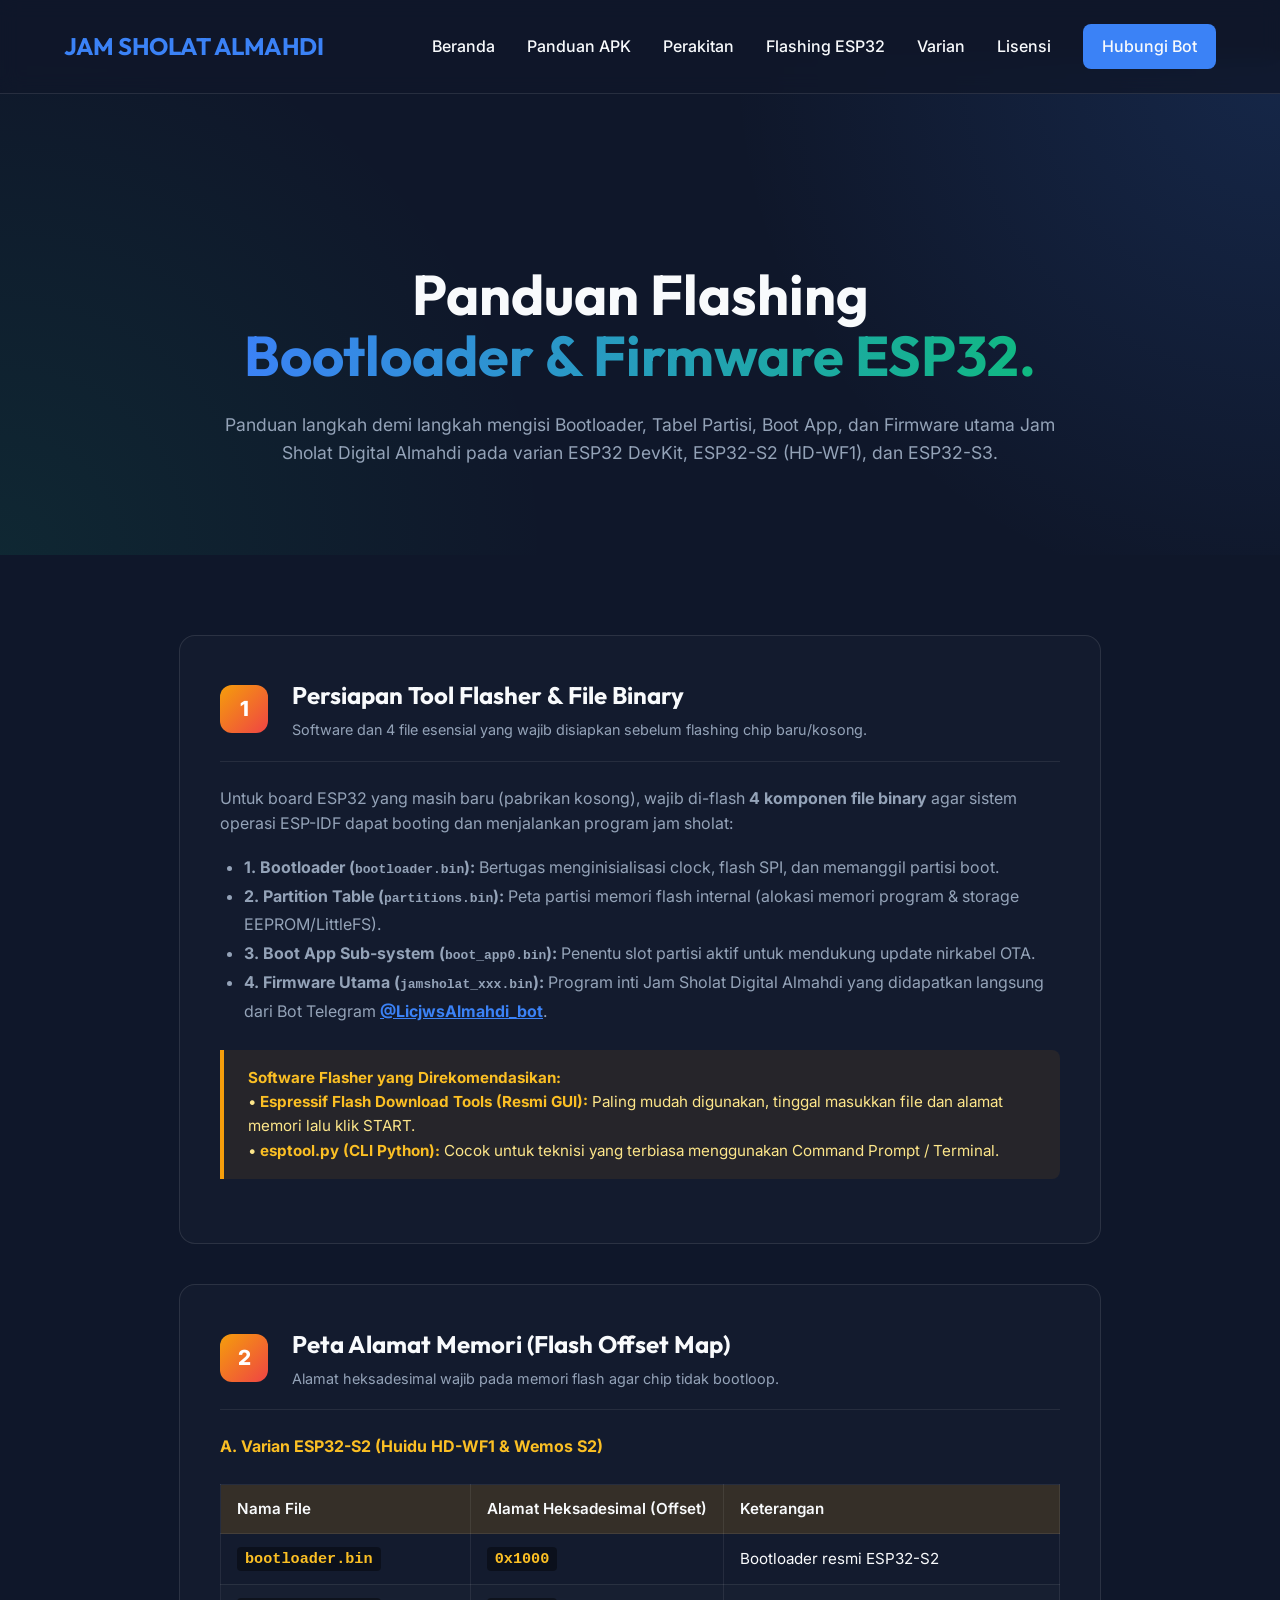
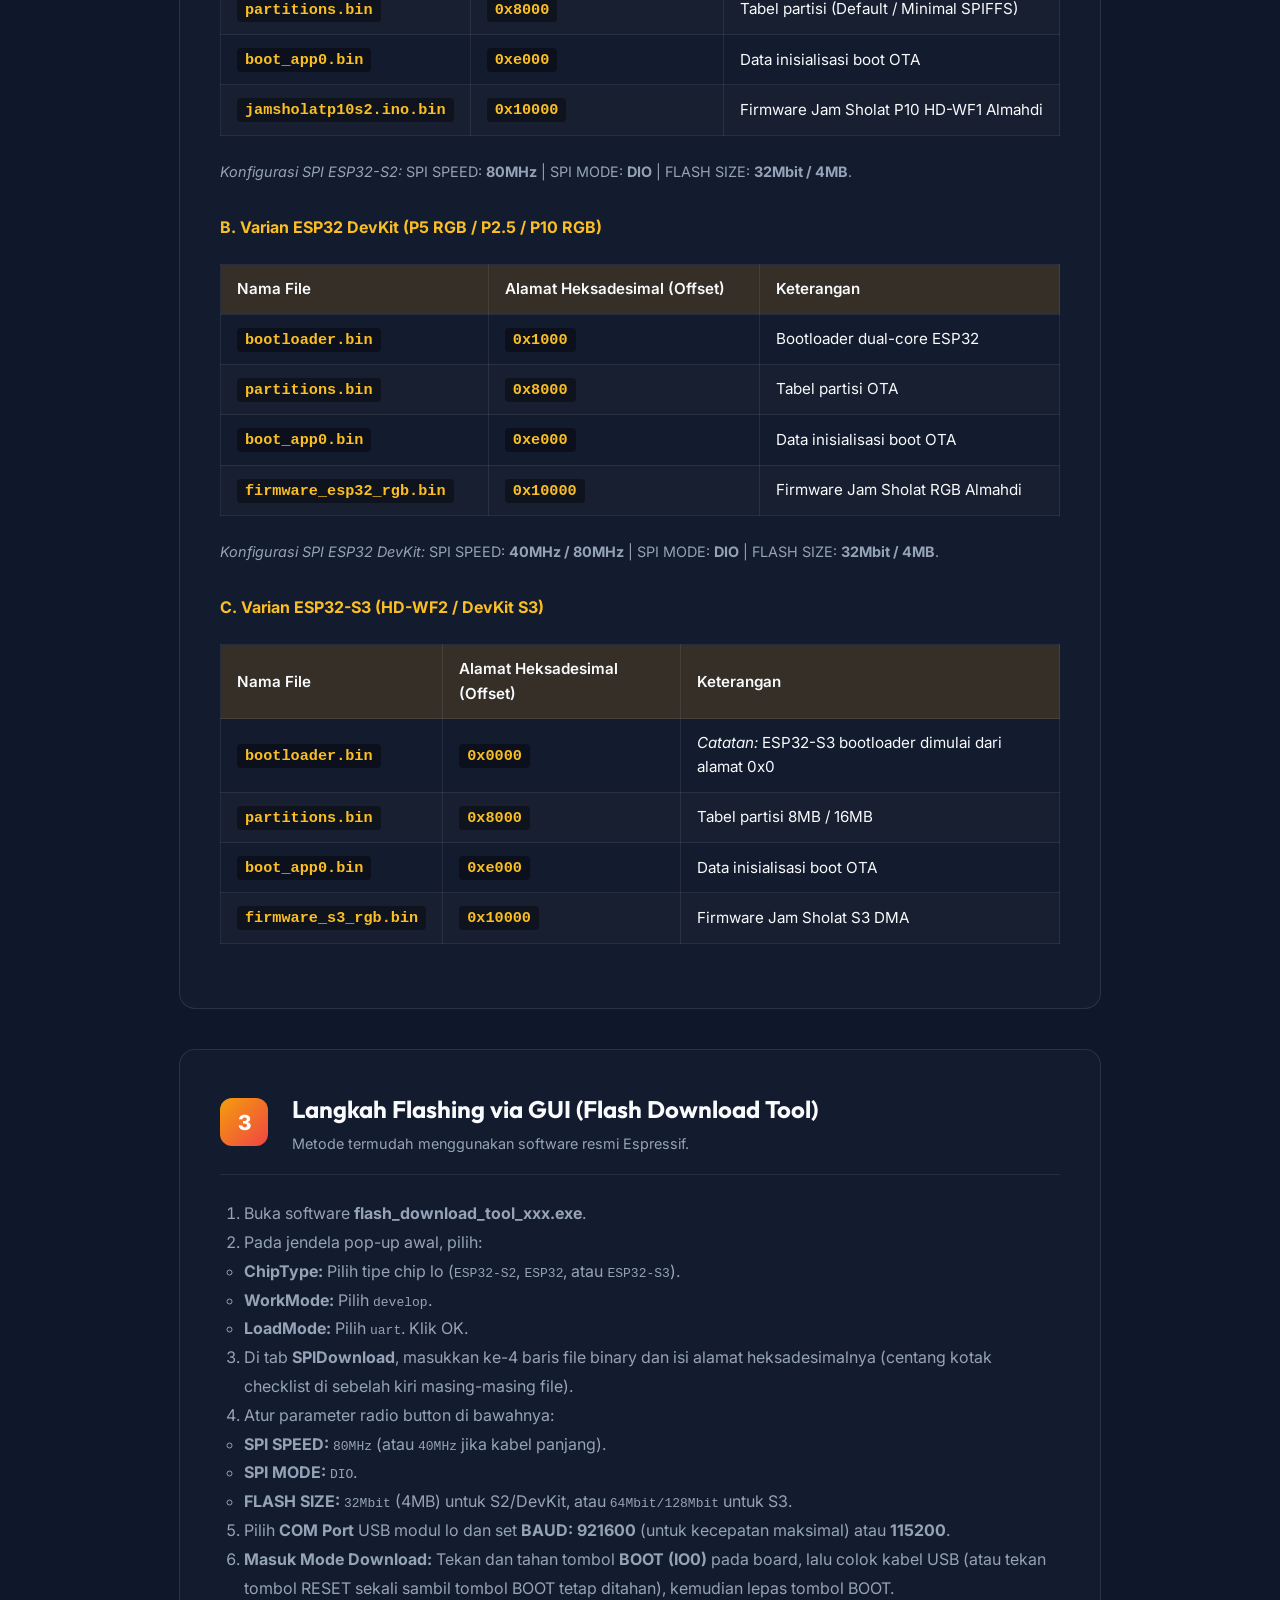
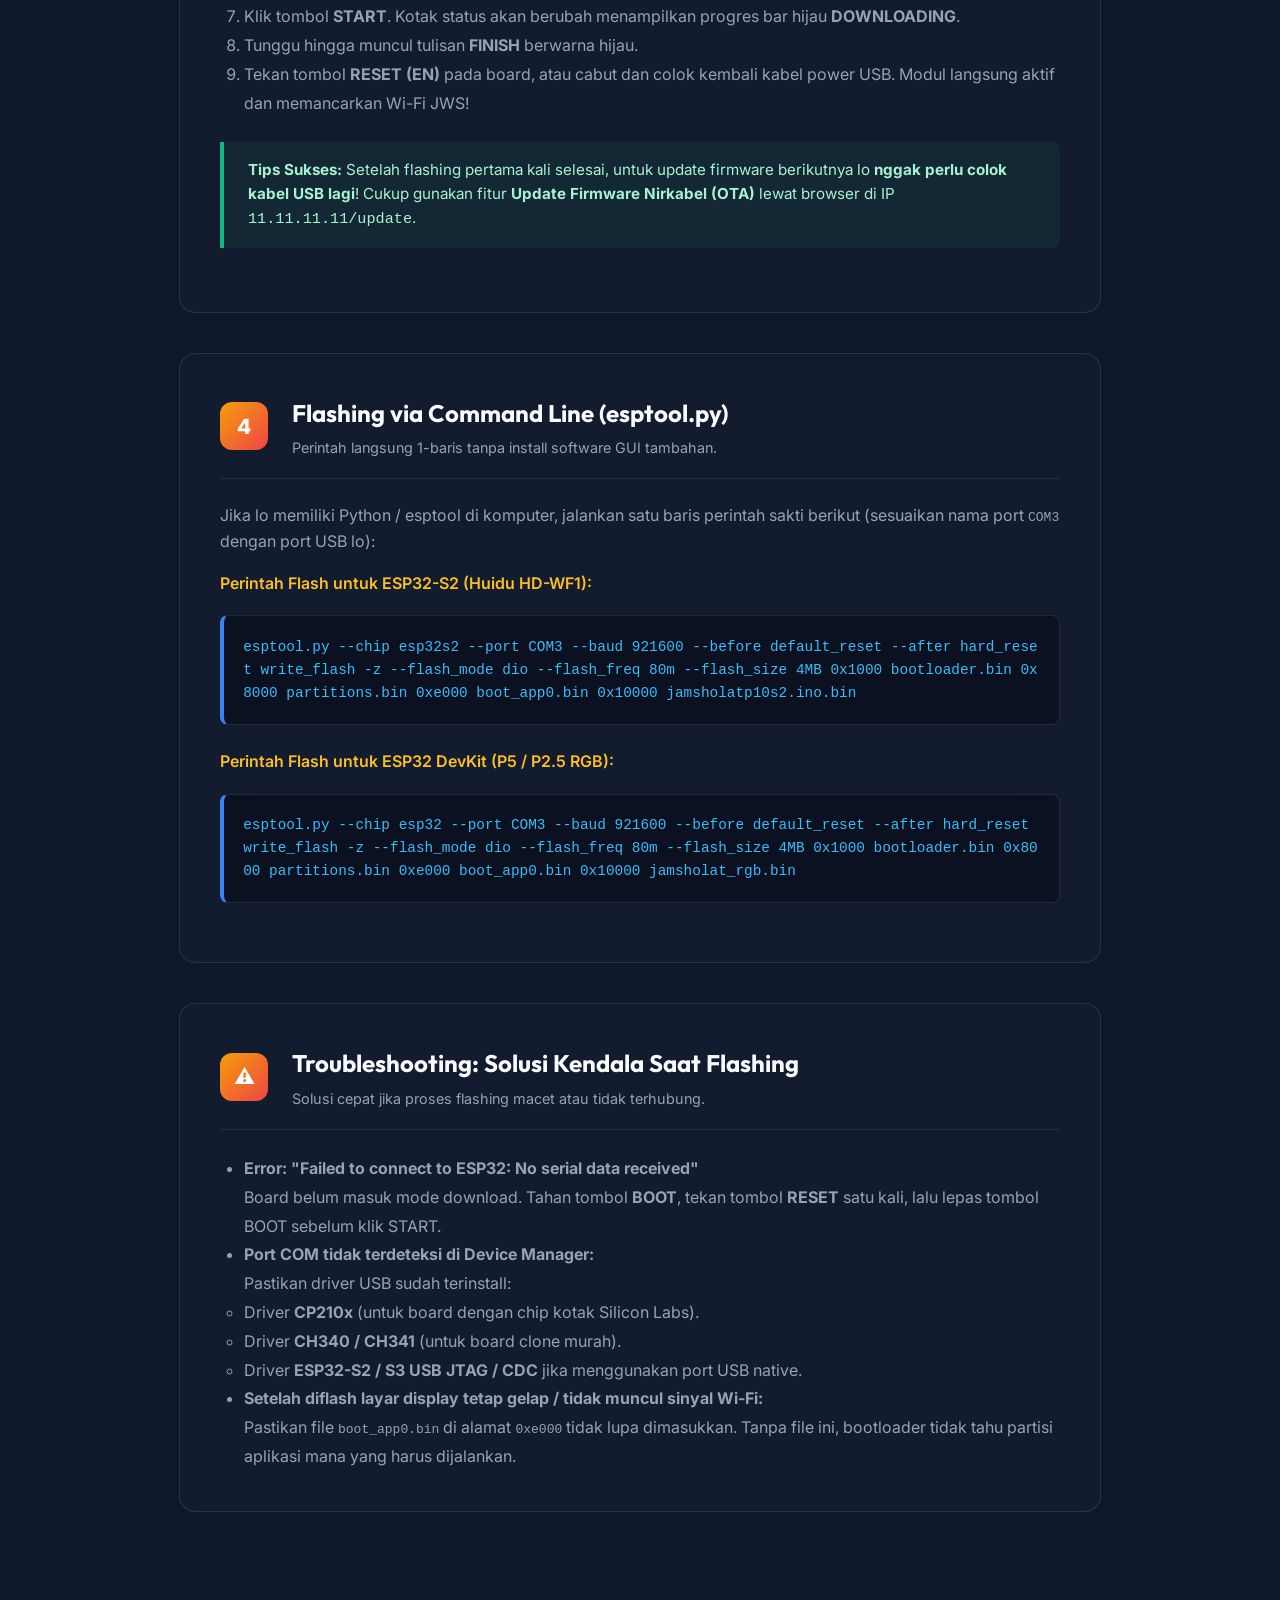
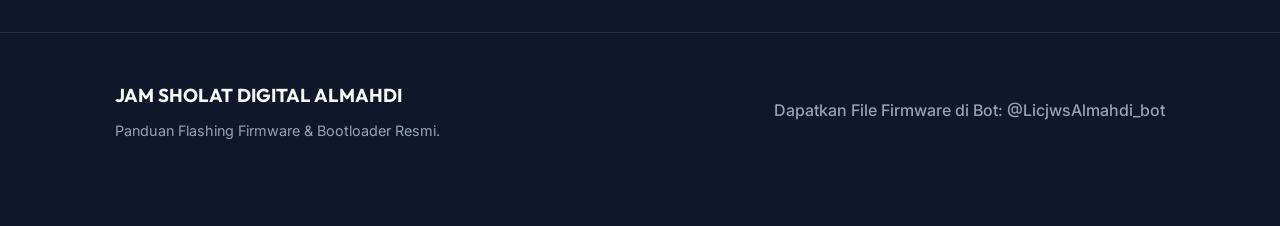
<file: flashing.html>
<!DOCTYPE html>
<html lang="id">
<head>
    <meta charset="UTF-8">
    <meta name="viewport" content="width=device-width, initial-scale=1.0">
    <title>Panduan Flashing Firmware & Bootloader ESP32 - JAM SHOLAT DIGITAL ALMAHDI</title>
    <meta name="description" content="Tutorial lengkap cara flashing firmware, bootloader, partisi, dan boot_app0 pada ESP32, ESP32-S2 (HD-WF1), dan ESP32-S3 untuk Jam Sholat Digital Almahdi.">
    <link rel="stylesheet" href="style.css">
    <link href="https://fonts.googleapis.com/css2?family=Inter:wght@400;600;800&family=Outfit:wght@500;700&display=swap" rel="stylesheet">
    <style>
        .flash-section {
            padding: 5rem 5%;
            max-width: 1050px;
            margin: 0 auto;
        }
        .flash-card {
            background: rgba(255, 255, 255, 0.02);
            border: 1px solid var(--border-color);
            padding: 2.5rem;
            border-radius: 16px;
            margin-bottom: 2.5rem;
            transition: all 0.3s ease;
        }
        .flash-card:hover {
            border-color: var(--primary);
            background: rgba(255, 255, 255, 0.035);
        }
        .flash-header {
            display: flex;
            align-items: center;
            gap: 1.5rem;
            margin-bottom: 1.5rem;
            border-bottom: 1px solid rgba(255,255,255,0.08);
            padding-bottom: 1.2rem;
        }
        .flash-badge {
            background: linear-gradient(135deg, #f59e0b, #ef4444);
            color: white;
            font-size: 1.3rem;
            font-weight: 800;
            width: 48px;
            height: 48px;
            border-radius: 12px;
            display: flex;
            align-items: center;
            justify-content: center;
            flex-shrink: 0;
        }
        .flash-header h3 {
            font-size: 1.5rem;
            color: var(--text-main);
        }
        .flash-table {
            width: 100%;
            border-collapse: collapse;
            margin: 1.5rem 0;
            font-size: 0.95rem;
        }
        .flash-table th, .flash-table td {
            border: 1px solid rgba(255, 255, 255, 0.08);
            padding: 12px 16px;
            text-align: left;
        }
        .flash-table th {
            background: rgba(245, 158, 11, 0.15);
            color: var(--text-main);
            font-weight: 600;
        }
        .flash-table tr:nth-child(even) {
            background: rgba(255, 255, 255, 0.015);
        }
        .flash-table td code {
            background: rgba(0, 0, 0, 0.4);
            padding: 3px 8px;
            border-radius: 4px;
            color: #fbbf24;
            font-family: monospace;
            font-weight: 700;
        }
        .code-command {
            background: #0b1120;
            border: 1px solid rgba(255, 255, 255, 0.1);
            border-left: 4px solid var(--primary);
            padding: 1.2rem;
            border-radius: 8px;
            font-family: Consolas, monospace;
            color: #38bdf8;
            font-size: 0.9rem;
            line-height: 1.6;
            margin: 1.2rem 0;
            overflow-x: auto;
            white-space: pre-wrap;
            word-break: break-all;
        }
        .notice-box {
            background: rgba(245, 158, 11, 0.08);
            border-left: 4px solid #f59e0b;
            padding: 1rem 1.5rem;
            border-radius: 0 8px 8px 0;
            margin: 1.5rem 0;
            color: #fde68a;
            font-size: 0.95rem;
        }
        .success-box {
            background: rgba(16, 185, 129, 0.08);
            border-left: 4px solid var(--accent);
            padding: 1rem 1.5rem;
            border-radius: 0 8px 8px 0;
            margin: 1.5rem 0;
            color: #a7f3d0;
            font-size: 0.95rem;
        }
        .step-list {
            margin-left: 1.5rem;
            margin-top: 1rem;
            color: var(--text-muted);
            line-height: 1.8;
        }
    </style>
</head>
<body>
    <nav>
        <div class="logo">JAM SHOLAT ALMAHDI</div>
        <div class="nav-links">
            <a href="index.html">Beranda</a>
            <a href="panduan.html">Panduan APK</a>
            <a href="perakitan.html">Perakitan</a>
            <a href="flashing.html">Flashing ESP32</a>
            <a href="index.html#varian">Varian</a>
            <a href="index.html#lisensi">Lisensi</a>
            <a href="https://t.me/LicjwsAlmahdi_bot" class="btn-primary-small" target="_blank">Hubungi Bot</a>
        </div>
    </nav>

    <header class="hero" style="min-height: 55vh; align-items: flex-end; padding-bottom: 3.5rem;">
        <div class="hero-content" style="max-width: 850px; margin: 0 auto; text-align: center;">
            <h1>Panduan Flashing<br><span class="highlight">Bootloader & Firmware ESP32.</span></h1>
            <p>Panduan langkah demi langkah mengisi Bootloader, Tabel Partisi, Boot App, dan Firmware utama Jam Sholat Digital Almahdi pada varian ESP32 DevKit, ESP32-S2 (HD-WF1), dan ESP32-S3.</p>
        </div>
    </header>

    <section class="flash-section">

        <!-- 1. PERSIAPAN FILE & SOFTWARE -->
        <div class="flash-card">
            <div class="flash-header">
                <div class="flash-badge">1</div>
                <div>
                    <h3>Persiapan Tool Flasher & File Binary</h3>
                    <p style="color:var(--text-muted); font-size:0.9rem; margin-top:4px;">Software dan 4 file esensial yang wajib disiapkan sebelum flashing chip baru/kosong.</p>
                </div>
            </div>

            <p style="color:var(--text-muted);">
                Untuk board ESP32 yang masih baru (pabrikan kosong), wajib di-flash <strong>4 komponen file binary</strong> agar sistem operasi ESP-IDF dapat booting dan menjalankan program jam sholat:
            </p>

            <ul class="step-list">
                <li><strong>1. Bootloader (<code>bootloader.bin</code>):</strong> Bertugas menginisialisasi clock, flash SPI, dan memanggil partisi boot.</li>
                <li><strong>2. Partition Table (<code>partitions.bin</code>):</strong> Peta partisi memori flash internal (alokasi memori program & storage EEPROM/LittleFS).</li>
                <li><strong>3. Boot App Sub-system (<code>boot_app0.bin</code>):</strong> Penentu slot partisi aktif untuk mendukung update nirkabel OTA.</li>
                <li><strong>4. Firmware Utama (<code>jamsholat_xxx.bin</code>):</strong> Program inti Jam Sholat Digital Almahdi yang didapatkan langsung dari Bot Telegram <strong><a href="https://t.me/LicjwsAlmahdi_bot" target="_blank" style="color:var(--primary);">@LicjwsAlmahdi_bot</a></strong>.</li>
            </ul>

            <div class="notice-box">
                <strong>Software Flasher yang Direkomendasikan:</strong><br>
                • <strong>Espressif Flash Download Tools (Resmi GUI):</strong> Paling mudah digunakan, tinggal masukkan file dan alamat memori lalu klik START.<br>
                • <strong>esptool.py (CLI Python):</strong> Cocok untuk teknisi yang terbiasa menggunakan Command Prompt / Terminal.
            </div>
        </div>

        <!-- 2. PETA ALAMAT MEMORI FLASH (OFFSET ADDRESS) -->
        <div class="flash-card">
            <div class="flash-header">
                <div class="flash-badge">2</div>
                <div>
                    <h3>Peta Alamat Memori (Flash Offset Map)</h3>
                    <p style="color:var(--text-muted); font-size:0.9rem; margin-top:4px;">Alamat heksadesimal wajib pada memori flash agar chip tidak bootloop.</p>
                </div>
            </div>

            <h4 style="color:#fbbf24; margin-top:1rem;">A. Varian ESP32-S2 (Huidu HD-WF1 & Wemos S2)</h4>
            <table class="flash-table">
                <thead>
                    <tr>
                        <th>Nama File</th>
                        <th>Alamat Heksadesimal (Offset)</th>
                        <th>Keterangan</th>
                    </tr>
                </thead>
                <tbody>
                    <tr>
                        <td><code>bootloader.bin</code></td>
                        <td><code>0x1000</code></td>
                        <td>Bootloader resmi ESP32-S2</td>
                    </tr>
                    <tr>
                        <td><code>partitions.bin</code></td>
                        <td><code>0x8000</code></td>
                        <td>Tabel partisi (Default / Minimal SPIFFS)</td>
                    </tr>
                    <tr>
                        <td><code>boot_app0.bin</code></td>
                        <td><code>0xe000</code></td>
                        <td>Data inisialisasi boot OTA</td>
                    </tr>
                    <tr>
                        <td><code>jamsholatp10s2.ino.bin</code></td>
                        <td><code>0x10000</code></td>
                        <td>Firmware Jam Sholat P10 HD-WF1 Almahdi</td>
                    </tr>
                </tbody>
            </table>
            <p style="color:var(--text-muted); font-size:0.9rem;">
                <em>Konfigurasi SPI ESP32-S2:</em> SPI SPEED: <strong>80MHz</strong> | SPI MODE: <strong>DIO</strong> | FLASH SIZE: <strong>32Mbit / 4MB</strong>.
            </p>

            <h4 style="color:#fbbf24; margin-top:2rem;">B. Varian ESP32 DevKit (P5 RGB / P2.5 / P10 RGB)</h4>
            <table class="flash-table">
                <thead>
                    <tr>
                        <th>Nama File</th>
                        <th>Alamat Heksadesimal (Offset)</th>
                        <th>Keterangan</th>
                    </tr>
                </thead>
                <tbody>
                    <tr>
                        <td><code>bootloader.bin</code></td>
                        <td><code>0x1000</code></td>
                        <td>Bootloader dual-core ESP32</td>
                    </tr>
                    <tr>
                        <td><code>partitions.bin</code></td>
                        <td><code>0x8000</code></td>
                        <td>Tabel partisi OTA</td>
                    </tr>
                    <tr>
                        <td><code>boot_app0.bin</code></td>
                        <td><code>0xe000</code></td>
                        <td>Data inisialisasi boot OTA</td>
                    </tr>
                    <tr>
                        <td><code>firmware_esp32_rgb.bin</code></td>
                        <td><code>0x10000</code></td>
                        <td>Firmware Jam Sholat RGB Almahdi</td>
                    </tr>
                </tbody>
            </table>
            <p style="color:var(--text-muted); font-size:0.9rem;">
                <em>Konfigurasi SPI ESP32 DevKit:</em> SPI SPEED: <strong>40MHz / 80MHz</strong> | SPI MODE: <strong>DIO</strong> | FLASH SIZE: <strong>32Mbit / 4MB</strong>.
            </p>

            <h4 style="color:#fbbf24; margin-top:2rem;">C. Varian ESP32-S3 (HD-WF2 / DevKit S3)</h4>
            <table class="flash-table">
                <thead>
                    <tr>
                        <th>Nama File</th>
                        <th>Alamat Heksadesimal (Offset)</th>
                        <th>Keterangan</th>
                    </tr>
                </thead>
                <tbody>
                    <tr>
                        <td><code>bootloader.bin</code></td>
                        <td><code>0x0000</code></td>
                        <td><em>Catatan:</em> ESP32-S3 bootloader dimulai dari alamat 0x0</td>
                    </tr>
                    <tr>
                        <td><code>partitions.bin</code></td>
                        <td><code>0x8000</code></td>
                        <td>Tabel partisi 8MB / 16MB</td>
                    </tr>
                    <tr>
                        <td><code>boot_app0.bin</code></td>
                        <td><code>0xe000</code></td>
                        <td>Data inisialisasi boot OTA</td>
                    </tr>
                    <tr>
                        <td><code>firmware_s3_rgb.bin</code></td>
                        <td><code>0x10000</code></td>
                        <td>Firmware Jam Sholat S3 DMA</td>
                    </tr>
                </tbody>
            </table>
        </div>

        <!-- 3. CARA FLASHING DENGAN ESPRESSIF FLASH DOWNLOAD TOOL -->
        <div class="flash-card">
            <div class="flash-header">
                <div class="flash-badge">3</div>
                <div>
                    <h3>Langkah Flashing via GUI (Flash Download Tool)</h3>
                    <p style="color:var(--text-muted); font-size:0.9rem; margin-top:4px;">Metode termudah menggunakan software resmi Espressif.</p>
                </div>
            </div>

            <ol class="step-list">
                <li>Buka software <strong>flash_download_tool_xxx.exe</strong>.</li>
                <li>Pada jendela pop-up awal, pilih:
                    <ul>
                        <li><strong>ChipType:</strong> Pilih tipe chip lo (<code>ESP32-S2</code>, <code>ESP32</code>, atau <code>ESP32-S3</code>).</li>
                        <li><strong>WorkMode:</strong> Pilih <code>develop</code>.</li>
                        <li><strong>LoadMode:</strong> Pilih <code>uart</code>. Klik OK.</li>
                    </ul>
                </li>
                <li>Di tab <strong>SPIDownload</strong>, masukkan ke-4 baris file binary dan isi alamat heksadesimalnya (centang kotak checklist di sebelah kiri masing-masing file).</li>
                <li>Atur parameter radio button di bawahnya:
                    <ul>
                        <li><strong>SPI SPEED:</strong> <code>80MHz</code> (atau <code>40MHz</code> jika kabel panjang).</li>
                        <li><strong>SPI MODE:</strong> <code>DIO</code>.</li>
                        <li><strong>FLASH SIZE:</strong> <code>32Mbit</code> (4MB) untuk S2/DevKit, atau <code>64Mbit/128Mbit</code> untuk S3.</li>
                    </ul>
                </li>
                <li>Pilih <strong>COM Port</strong> USB modul lo dan set <strong>BAUD: 921600</strong> (untuk kecepatan maksimal) atau <strong>115200</strong>.</li>
                <li><strong>Masuk Mode Download:</strong> Tekan dan tahan tombol <strong>BOOT (IO0)</strong> pada board, lalu colok kabel USB (atau tekan tombol RESET sekali sambil tombol BOOT tetap ditahan), kemudian lepas tombol BOOT.</li>
                <li>Klik tombol <strong>START</strong>. Kotak status akan berubah menampilkan progres bar hijau <strong>DOWNLOADING</strong>.</li>
                <li>Tunggu hingga muncul tulisan <strong>FINISH</strong> berwarna hijau.</li>
                <li>Tekan tombol <strong>RESET (EN)</strong> pada board, atau cabut dan colok kembali kabel power USB. Modul langsung aktif dan memancarkan Wi-Fi JWS!</li>
            </ol>

            <div class="success-box">
                <strong>Tips Sukses:</strong> Setelah flashing pertama kali selesai, untuk update firmware berikutnya lo <strong>nggak perlu colok kabel USB lagi</strong>! Cukup gunakan fitur <strong>Update Firmware Nirkabel (OTA)</strong> lewat browser di IP <code>11.11.11.11/update</code>.
            </div>
        </div>

        <!-- 4. FLASHING VIA COMMAND LINE (ESPTOOL.PY) -->
        <div class="flash-card">
            <div class="flash-header">
                <div class="flash-badge">4</div>
                <div>
                    <h3>Flashing via Command Line (esptool.py)</h3>
                    <p style="color:var(--text-muted); font-size:0.9rem; margin-top:4px;">Perintah langsung 1-baris tanpa install software GUI tambahan.</p>
                </div>
            </div>

            <p style="color:var(--text-muted);">
                Jika lo memiliki Python / esptool di komputer, jalankan satu baris perintah sakti berikut (sesuaikan nama port <code>COM3</code> dengan port USB lo):
            </p>

            <p style="color:#fbbf24; font-weight:600; margin-top:1rem;">Perintah Flash untuk ESP32-S2 (Huidu HD-WF1):</p>
            <div class="code-command">esptool.py --chip esp32s2 --port COM3 --baud 921600 --before default_reset --after hard_reset write_flash -z --flash_mode dio --flash_freq 80m --flash_size 4MB 0x1000 bootloader.bin 0x8000 partitions.bin 0xe000 boot_app0.bin 0x10000 jamsholatp10s2.ino.bin</div>

            <p style="color:#fbbf24; font-weight:600; margin-top:1.5rem;">Perintah Flash untuk ESP32 DevKit (P5 / P2.5 RGB):</p>
            <div class="code-command">esptool.py --chip esp32 --port COM3 --baud 921600 --before default_reset --after hard_reset write_flash -z --flash_mode dio --flash_freq 80m --flash_size 4MB 0x1000 bootloader.bin 0x8000 partitions.bin 0xe000 boot_app0.bin 0x10000 jamsholat_rgb.bin</div>
        </div>

        <!-- 5. SOLUSI MASALAH FLASHING (FAQ TROUBLESHOOTING) -->
        <div class="flash-card">
            <div class="flash-header">
                <div class="flash-badge">⚠️</div>
                <div>
                    <h3>Troubleshooting: Solusi Kendala Saat Flashing</h3>
                    <p style="color:var(--text-muted); font-size:0.9rem; margin-top:4px;">Solusi cepat jika proses flashing macet atau tidak terhubung.</p>
                </div>
            </div>

            <ul class="step-list">
                <li><strong>Error: "Failed to connect to ESP32: No serial data received"</strong><br>
                    Board belum masuk mode download. Tahan tombol <strong>BOOT</strong>, tekan tombol <strong>RESET</strong> satu kali, lalu lepas tombol BOOT sebelum klik START.
                </li>
                <li><strong>Port COM tidak terdeteksi di Device Manager:</strong><br>
                    Pastikan driver USB sudah terinstall:
                    <ul>
                        <li>Driver <strong>CP210x</strong> (untuk board dengan chip kotak Silicon Labs).</li>
                        <li>Driver <strong>CH340 / CH341</strong> (untuk board clone murah).</li>
                        <li>Driver <strong>ESP32-S2 / S3 USB JTAG / CDC</strong> jika menggunakan port USB native.</li>
                    </ul>
                </li>
                <li><strong>Setelah diflash layar display tetap gelap / tidak muncul sinyal Wi-Fi:</strong><br>
                    Pastikan file <code>boot_app0.bin</code> di alamat <code>0xe000</code> tidak lupa dimasukkan. Tanpa file ini, bootloader tidak tahu partisi aplikasi mana yang harus dijalankan.
                </li>
            </ul>
        </div>

    </section>

    <footer>
        <div class="footer-content" style="max-width: 1050px; margin: 0 auto;">
            <div class="footer-brand">
                <h3>JAM SHOLAT DIGITAL ALMAHDI</h3>
                <p>Panduan Flashing Firmware & Bootloader Resmi.</p>
            </div>
            <div class="footer-links">
                <a href="https://t.me/LicjwsAlmahdi_bot" target="_blank">Dapatkan File Firmware di Bot: @LicjwsAlmahdi_bot</a>
            </div>
        </div>
    </footer>

    <script src="script.js"></script>
</body>
</html>
</file>
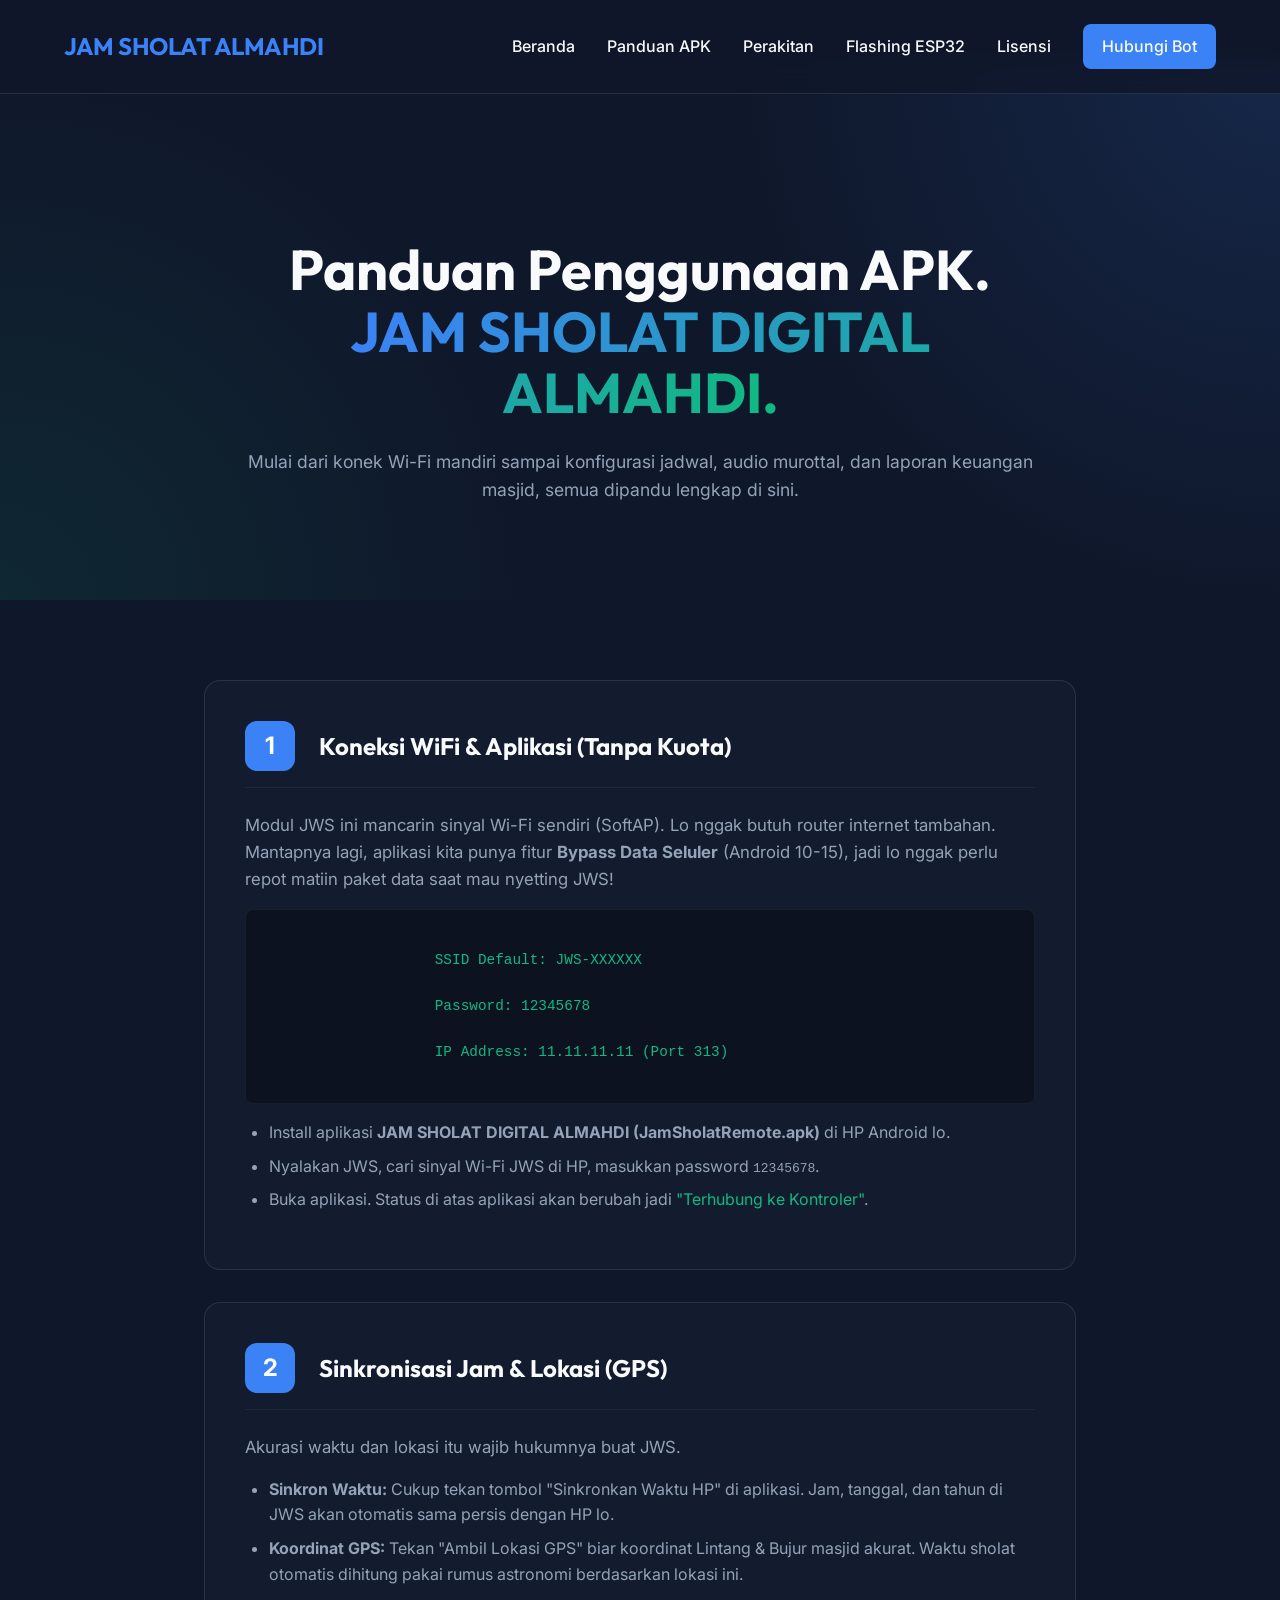
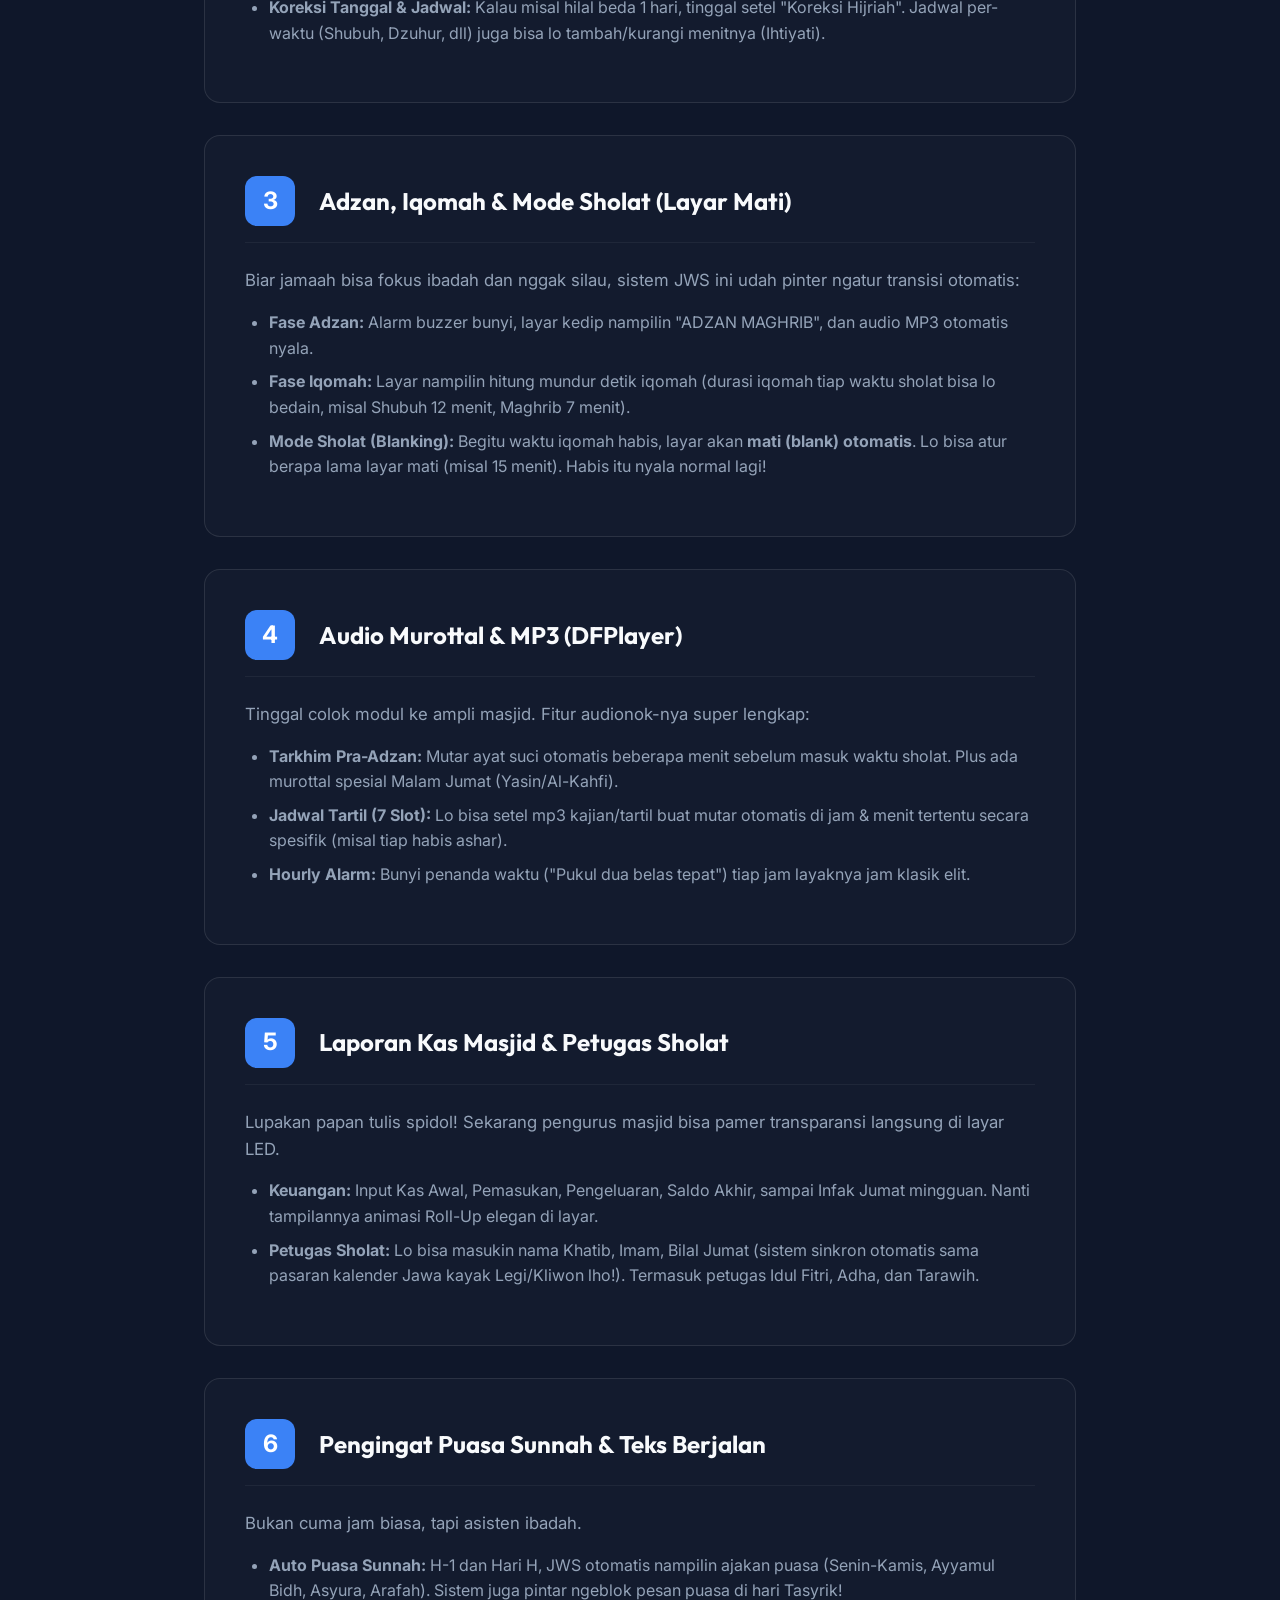
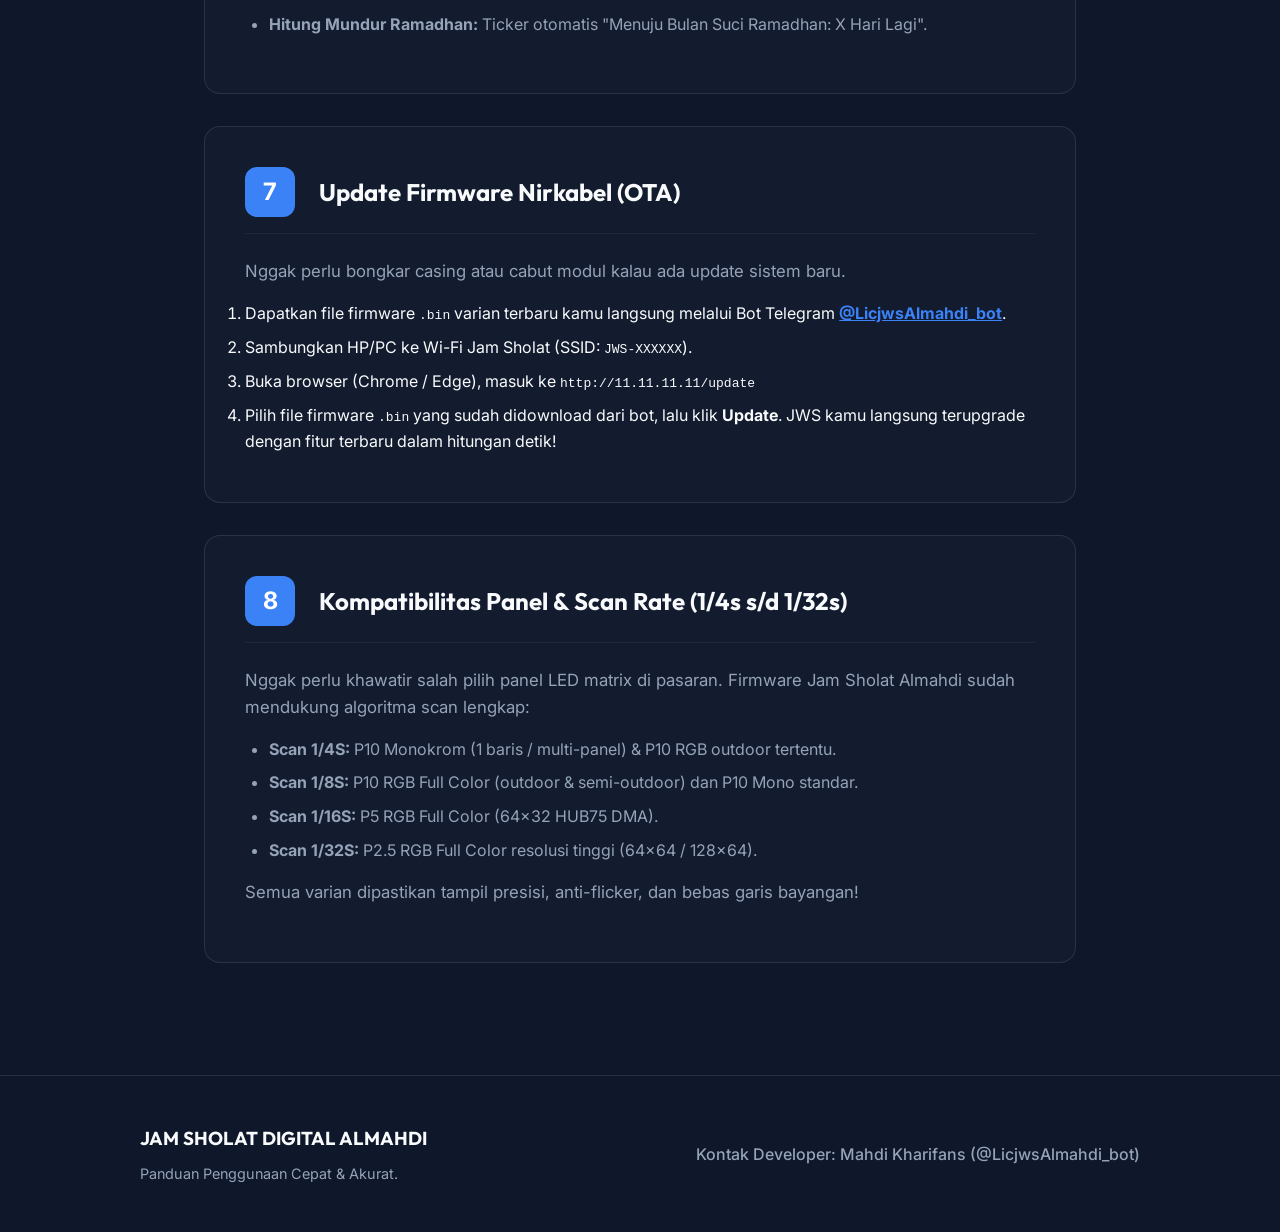
<file: panduan.html>
<!DOCTYPE html>
<html lang="id">
<head>
    <meta charset="UTF-8">
    <meta name="viewport" content="width=device-width, initial-scale=1.0">
    <title>Panduan Penggunaan - JAM SHOLAT DIGITAL ALMAHDI</title>
    <meta name="description" content="Tutorial lengkap cara menggunakan kontroler dan aplikasi JAM SHOLAT DIGITAL ALMAHDI (JamSholatRemote.apk).">
    <link rel="stylesheet" href="style.css">
    <link href="https://fonts.googleapis.com/css2?family=Inter:wght@400;600;800&family=Outfit:wght@500;700&display=swap" rel="stylesheet">
    <style>
        .tutorial-section {
            padding: 5rem 5%;
            max-width: 1000px;
            margin: 0 auto;
        }
        .step-card {
            background: rgba(255, 255, 255, 0.02);
            border: 1px solid var(--border-color);
            padding: 2.5rem;
            border-radius: 16px;
            margin-bottom: 2rem;
            transition: all 0.3s ease;
        }
        .step-card:hover {
            border-color: var(--primary);
            background: rgba(255, 255, 255, 0.04);
        }
        .step-header {
            display: flex;
            align-items: center;
            gap: 1.5rem;
            margin-bottom: 1.5rem;
            border-bottom: 1px solid rgba(255,255,255,0.05);
            padding-bottom: 1rem;
        }
        .step-number {
            background: var(--primary);
            color: white;
            font-size: 1.5rem;
            font-weight: bold;
            width: 50px;
            height: 50px;
            border-radius: 12px;
            display: flex;
            align-items: center;
            justify-content: center;
            flex-shrink: 0;
        }
        .step-card h3 {
            font-size: 1.5rem;
            color: var(--text-main);
        }
        .step-content p {
            margin-bottom: 1rem;
            color: var(--text-muted);
            font-size: 1.05rem;
        }
        .step-content ul {
            margin-left: 1.5rem;
            margin-bottom: 1rem;
            color: var(--text-muted);
        }
        .step-content li {
            margin-bottom: 0.5rem;
        }
        .code-box {
            background: rgba(0,0,0,0.3);
            padding: 1rem;
            border-radius: 8px;
            font-family: monospace;
            color: var(--accent);
            margin: 1rem 0;
            border: 1px solid rgba(255,255,255,0.05);
        }
    </style>
</head>
<body>
    <nav>
        <div class="logo">JAM SHOLAT ALMAHDI</div>
        <div class="nav-links">
            <a href="index.html">Beranda</a>
            <a href="panduan.html">Panduan APK</a>
            <a href="perakitan.html">Perakitan</a>
            <a href="flashing.html">Flashing ESP32</a>
            <a href="index.html#lisensi">Lisensi</a>
            <a href="https://t.me/LicjwsAlmahdi_bot" class="btn-primary-small" target="_blank">Hubungi Bot</a>
        </div>
    </nav>

    <header class="hero" style="min-height: 60vh; align-items: flex-end; padding-bottom: 4rem;">
        <div class="hero-content" style="max-width: 800px; margin: 0 auto; text-align: center;">
            <h1>Panduan Penggunaan APK.<br><span class="highlight">JAM SHOLAT DIGITAL ALMAHDI.</span></h1>
            <p>Mulai dari konek Wi-Fi mandiri sampai konfigurasi jadwal, audio murottal, dan laporan keuangan masjid, semua dipandu lengkap di sini.</p>
        </div>
    </header>

    <section class="tutorial-section">
        
        <div class="step-card">
            <div class="step-header">
                <div class="step-number">1</div>
                <h3>Koneksi WiFi & Aplikasi (Tanpa Kuota)</h3>
            </div>
            <div class="step-content">
                <p>Modul JWS ini mancarin sinyal Wi-Fi sendiri (SoftAP). Lo nggak butuh router internet tambahan. Mantapnya lagi, aplikasi kita punya fitur <strong>Bypass Data Seluler</strong> (Android 10-15), jadi lo nggak perlu repot matiin paket data saat mau nyetting JWS!</p>
                <div class="code-box">
                    SSID Default: JWS-XXXXXX<br>
                    Password: 12345678<br>
                    IP Address: 11.11.11.11 (Port 313)
                </div>
                <ul>
                    <li>Install aplikasi <strong>JAM SHOLAT DIGITAL ALMAHDI (JamSholatRemote.apk)</strong> di HP Android lo.</li>
                    <li>Nyalakan JWS, cari sinyal Wi-Fi JWS di HP, masukkan password <code>12345678</code>.</li>
                    <li>Buka aplikasi. Status di atas aplikasi akan berubah jadi <span style="color:var(--accent);">"Terhubung ke Kontroler"</span>.</li>
                </ul>
            </div>
        </div>

        <div class="step-card">
            <div class="step-header">
                <div class="step-number">2</div>
                <h3>Sinkronisasi Jam & Lokasi (GPS)</h3>
            </div>
            <div class="step-content">
                <p>Akurasi waktu dan lokasi itu wajib hukumnya buat JWS.</p>
                <ul>
                    <li><strong>Sinkron Waktu:</strong> Cukup tekan tombol "Sinkronkan Waktu HP" di aplikasi. Jam, tanggal, dan tahun di JWS akan otomatis sama persis dengan HP lo.</li>
                    <li><strong>Koordinat GPS:</strong> Tekan "Ambil Lokasi GPS" biar koordinat Lintang & Bujur masjid akurat. Waktu sholat otomatis dihitung pakai rumus astronomi berdasarkan lokasi ini.</li>
                    <li><strong>Koreksi Tanggal & Jadwal:</strong> Kalau misal hilal beda 1 hari, tinggal setel "Koreksi Hijriah". Jadwal per-waktu (Shubuh, Dzuhur, dll) juga bisa lo tambah/kurangi menitnya (Ihtiyati).</li>
                </ul>
            </div>
        </div>

        <div class="step-card">
            <div class="step-header">
                <div class="step-number">3</div>
                <h3>Adzan, Iqomah & Mode Sholat (Layar Mati)</h3>
            </div>
            <div class="step-content">
                <p>Biar jamaah bisa fokus ibadah dan nggak silau, sistem JWS ini udah pinter ngatur transisi otomatis:</p>
                <ul>
                    <li><strong>Fase Adzan:</strong> Alarm buzzer bunyi, layar kedip nampilin "ADZAN MAGHRIB", dan audio MP3 otomatis nyala.</li>
                    <li><strong>Fase Iqomah:</strong> Layar nampilin hitung mundur detik iqomah (durasi iqomah tiap waktu sholat bisa lo bedain, misal Shubuh 12 menit, Maghrib 7 menit).</li>
                    <li><strong>Mode Sholat (Blanking):</strong> Begitu waktu iqomah habis, layar akan <strong>mati (blank) otomatis</strong>. Lo bisa atur berapa lama layar mati (misal 15 menit). Habis itu nyala normal lagi!</li>
                </ul>
            </div>
        </div>

        <div class="step-card">
            <div class="step-header">
                <div class="step-number">4</div>
                <h3>Audio Murottal & MP3 (DFPlayer)</h3>
            </div>
            <div class="step-content">
                <p>Tinggal colok modul ke ampli masjid. Fitur audionok-nya super lengkap:</p>
                <ul>
                    <li><strong>Tarkhim Pra-Adzan:</strong> Mutar ayat suci otomatis beberapa menit sebelum masuk waktu sholat. Plus ada murottal spesial Malam Jumat (Yasin/Al-Kahfi).</li>
                    <li><strong>Jadwal Tartil (7 Slot):</strong> Lo bisa setel mp3 kajian/tartil buat mutar otomatis di jam & menit tertentu secara spesifik (misal tiap habis ashar).</li>
                    <li><strong>Hourly Alarm:</strong> Bunyi penanda waktu ("Pukul dua belas tepat") tiap jam layaknya jam klasik elit.</li>
                </ul>
            </div>
        </div>

        <div class="step-card">
            <div class="step-header">
                <div class="step-number">5</div>
                <h3>Laporan Kas Masjid & Petugas Sholat</h3>
            </div>
            <div class="step-content">
                <p>Lupakan papan tulis spidol! Sekarang pengurus masjid bisa pamer transparansi langsung di layar LED.</p>
                <ul>
                    <li><strong>Keuangan:</strong> Input Kas Awal, Pemasukan, Pengeluaran, Saldo Akhir, sampai Infak Jumat mingguan. Nanti tampilannya animasi Roll-Up elegan di layar.</li>
                    <li><strong>Petugas Sholat:</strong> Lo bisa masukin nama Khatib, Imam, Bilal Jumat (sistem sinkron otomatis sama pasaran kalender Jawa kayak Legi/Kliwon lho!). Termasuk petugas Idul Fitri, Adha, dan Tarawih.</li>
                </ul>
            </div>
        </div>

        <div class="step-card">
            <div class="step-header">
                <div class="step-number">6</div>
                <h3>Pengingat Puasa Sunnah & Teks Berjalan</h3>
            </div>
            <div class="step-content">
                <p>Bukan cuma jam biasa, tapi asisten ibadah.</p>
                <ul>
                    <li><strong>Auto Puasa Sunnah:</strong> H-1 dan Hari H, JWS otomatis nampilin ajakan puasa (Senin-Kamis, Ayyamul Bidh, Asyura, Arafah). Sistem juga pintar ngeblok pesan puasa di hari Tasyrik!</li>
                    <li><strong>Hitung Mundur Ramadhan:</strong> Ticker otomatis "Menuju Bulan Suci Ramadhan: X Hari Lagi".</li>
                </ul>
            </div>
        </div>
        
        <div class="step-card">
            <div class="step-header">
                <div class="step-number">7</div>
                <h3>Update Firmware Nirkabel (OTA)</h3>
            </div>
            <div class="step-content">
                <p>Nggak perlu bongkar casing atau cabut modul kalau ada update sistem baru.</p>
                <ol>
                    <li>Dapatkan file firmware <code>.bin</code> varian terbaru kamu langsung melalui Bot Telegram <strong><a href="https://t.me/LicjwsAlmahdi_bot" target="_blank" style="color:var(--primary);">@LicjwsAlmahdi_bot</a></strong>.</li>
                    <li>Sambungkan HP/PC ke Wi-Fi Jam Sholat (SSID: <code>JWS-XXXXXX</code>).</li>
                    <li>Buka browser (Chrome / Edge), masuk ke <code>http://11.11.11.11/update</code></li>
                    <li>Pilih file firmware <code>.bin</code> yang sudah didownload dari bot, lalu klik <strong>Update</strong>. JWS kamu langsung terupgrade dengan fitur terbaru dalam hitungan detik!</li>
                </ol>
            </div>
        </div>

        <div class="step-card">
            <div class="step-header">
                <div class="step-number">8</div>
                <h3>Kompatibilitas Panel & Scan Rate (1/4s s/d 1/32s)</h3>
            </div>
            <div class="step-content">
                <p>Nggak perlu khawatir salah pilih panel LED matrix di pasaran. Firmware Jam Sholat Almahdi sudah mendukung algoritma scan lengkap:</p>
                <ul>
                    <li><strong>Scan 1/4S:</strong> P10 Monokrom (1 baris / multi-panel) & P10 RGB outdoor tertentu.</li>
                    <li><strong>Scan 1/8S:</strong> P10 RGB Full Color (outdoor & semi-outdoor) dan P10 Mono standar.</li>
                    <li><strong>Scan 1/16S:</strong> P5 RGB Full Color (64x32 HUB75 DMA).</li>
                    <li><strong>Scan 1/32S:</strong> P2.5 RGB Full Color resolusi tinggi (64x64 / 128x64).</li>
                </ul>
                <p>Semua varian dipastikan tampil presisi, anti-flicker, dan bebas garis bayangan!</p>
            </div>
        </div>
    </section>

    <footer>
        <div class="footer-content" style="max-width: 1000px; margin: 0 auto;">
            <div class="footer-brand">
                <h3>JAM SHOLAT DIGITAL ALMAHDI</h3>
                <p>Panduan Penggunaan Cepat & Akurat.</p>
            </div>
            <div class="footer-links">
                <a href="https://t.me/LicjwsAlmahdi_bot" target="_blank">Kontak Developer: Mahdi Kharifans (@LicjwsAlmahdi_bot)</a>
            </div>
        </div>
    </footer>

    <script src="script.js"></script>
</body>
</html>
</file>
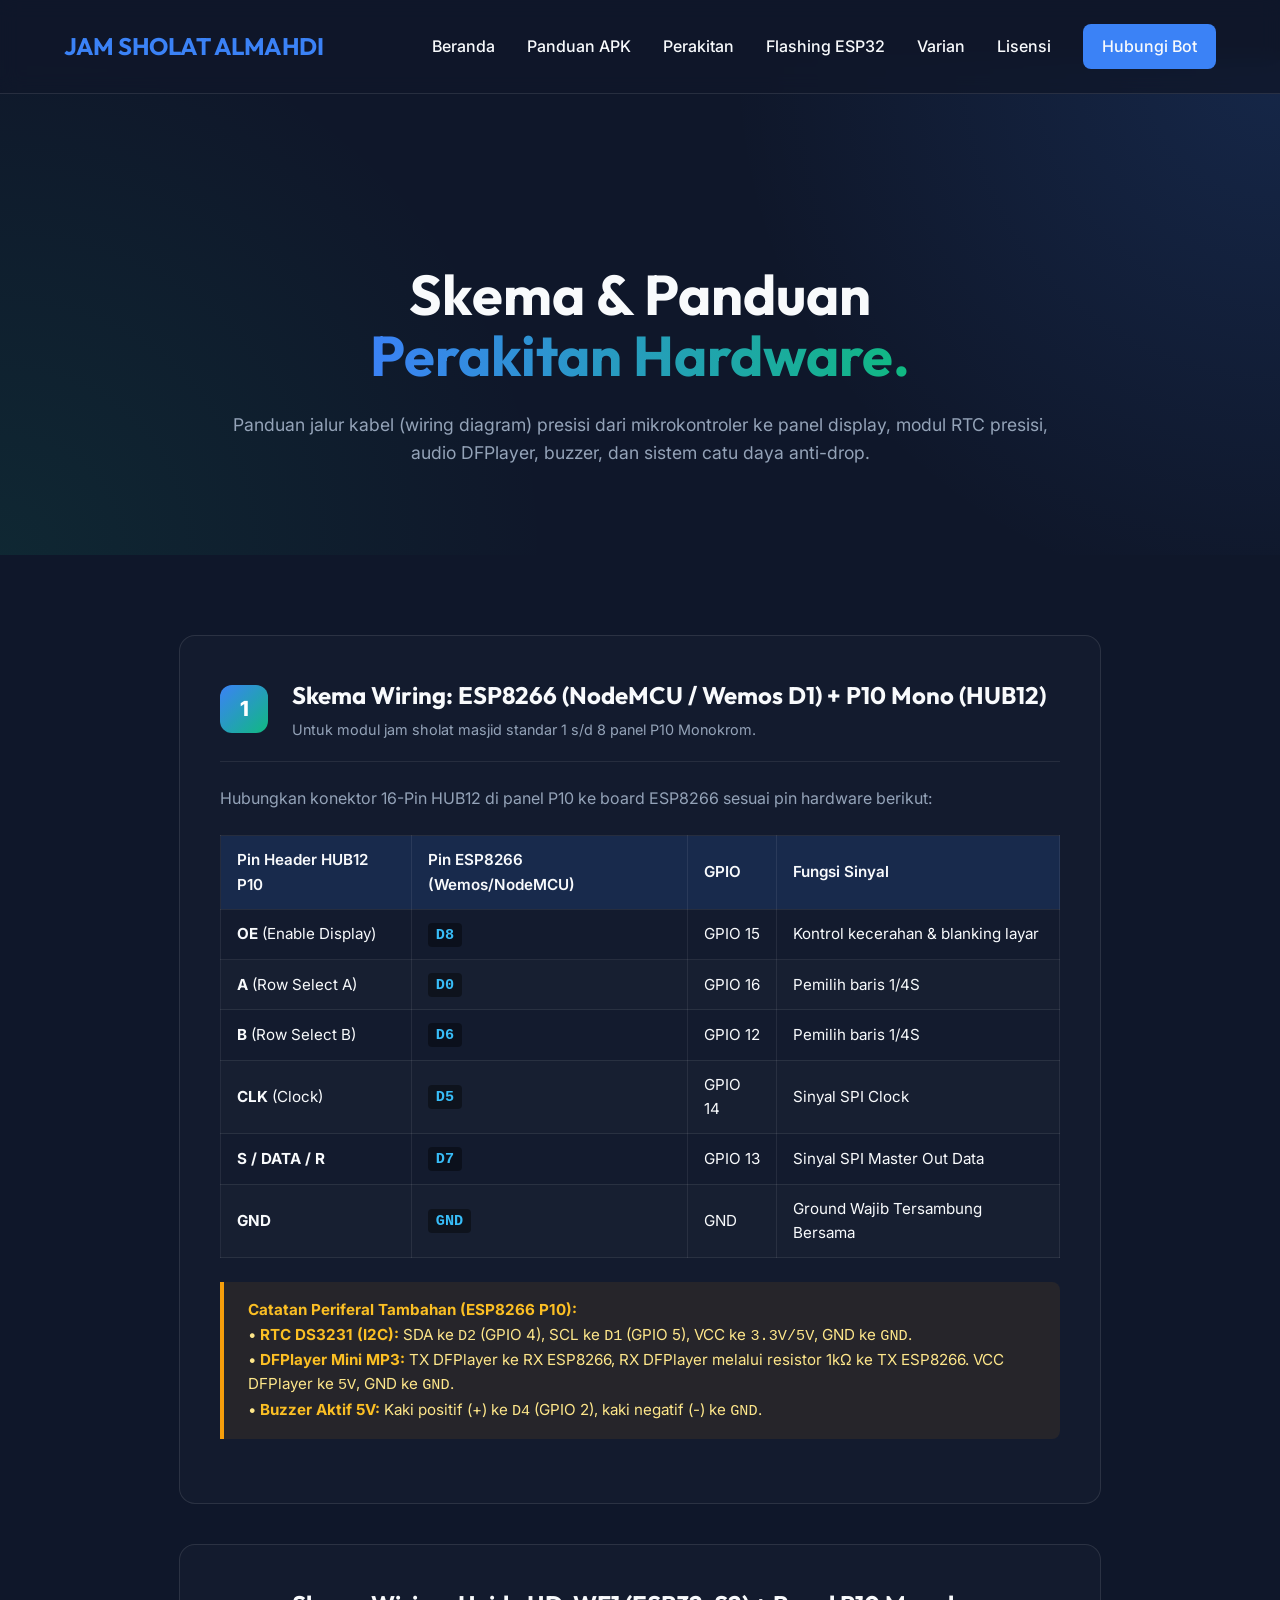
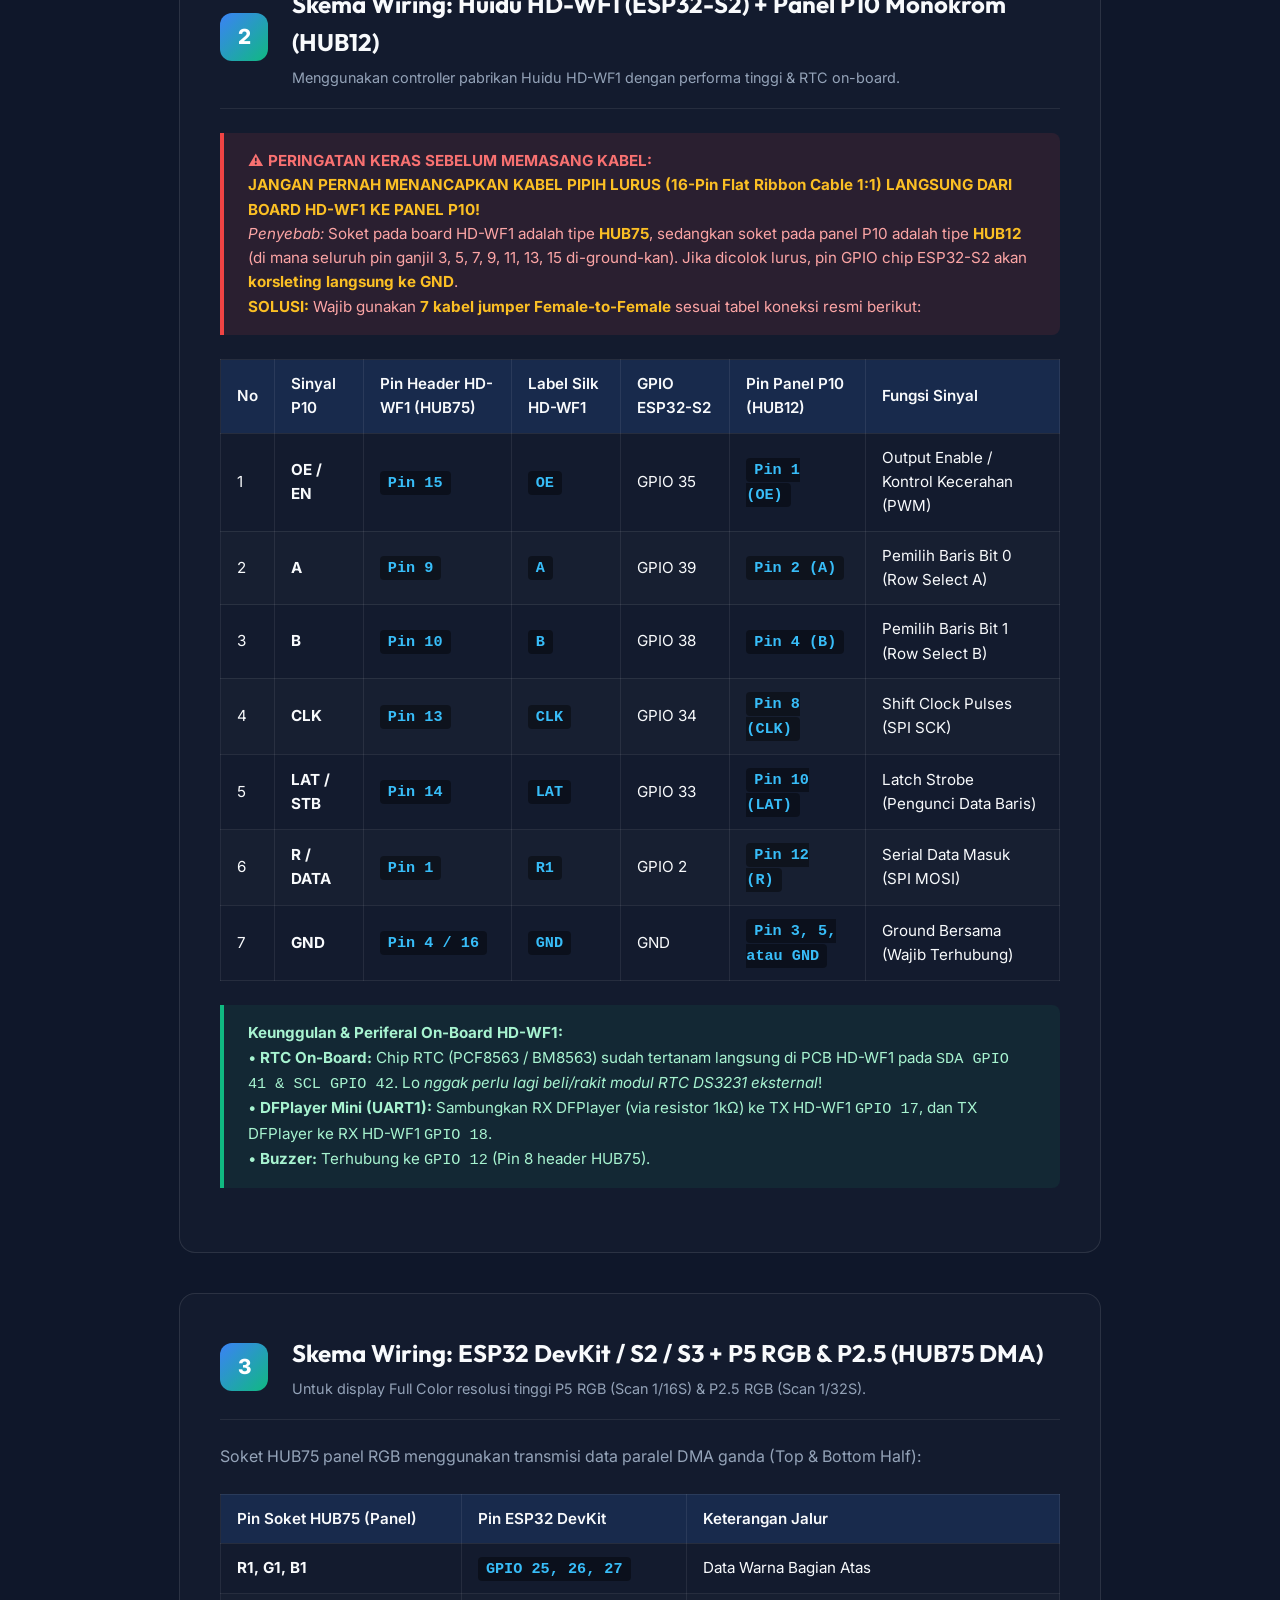
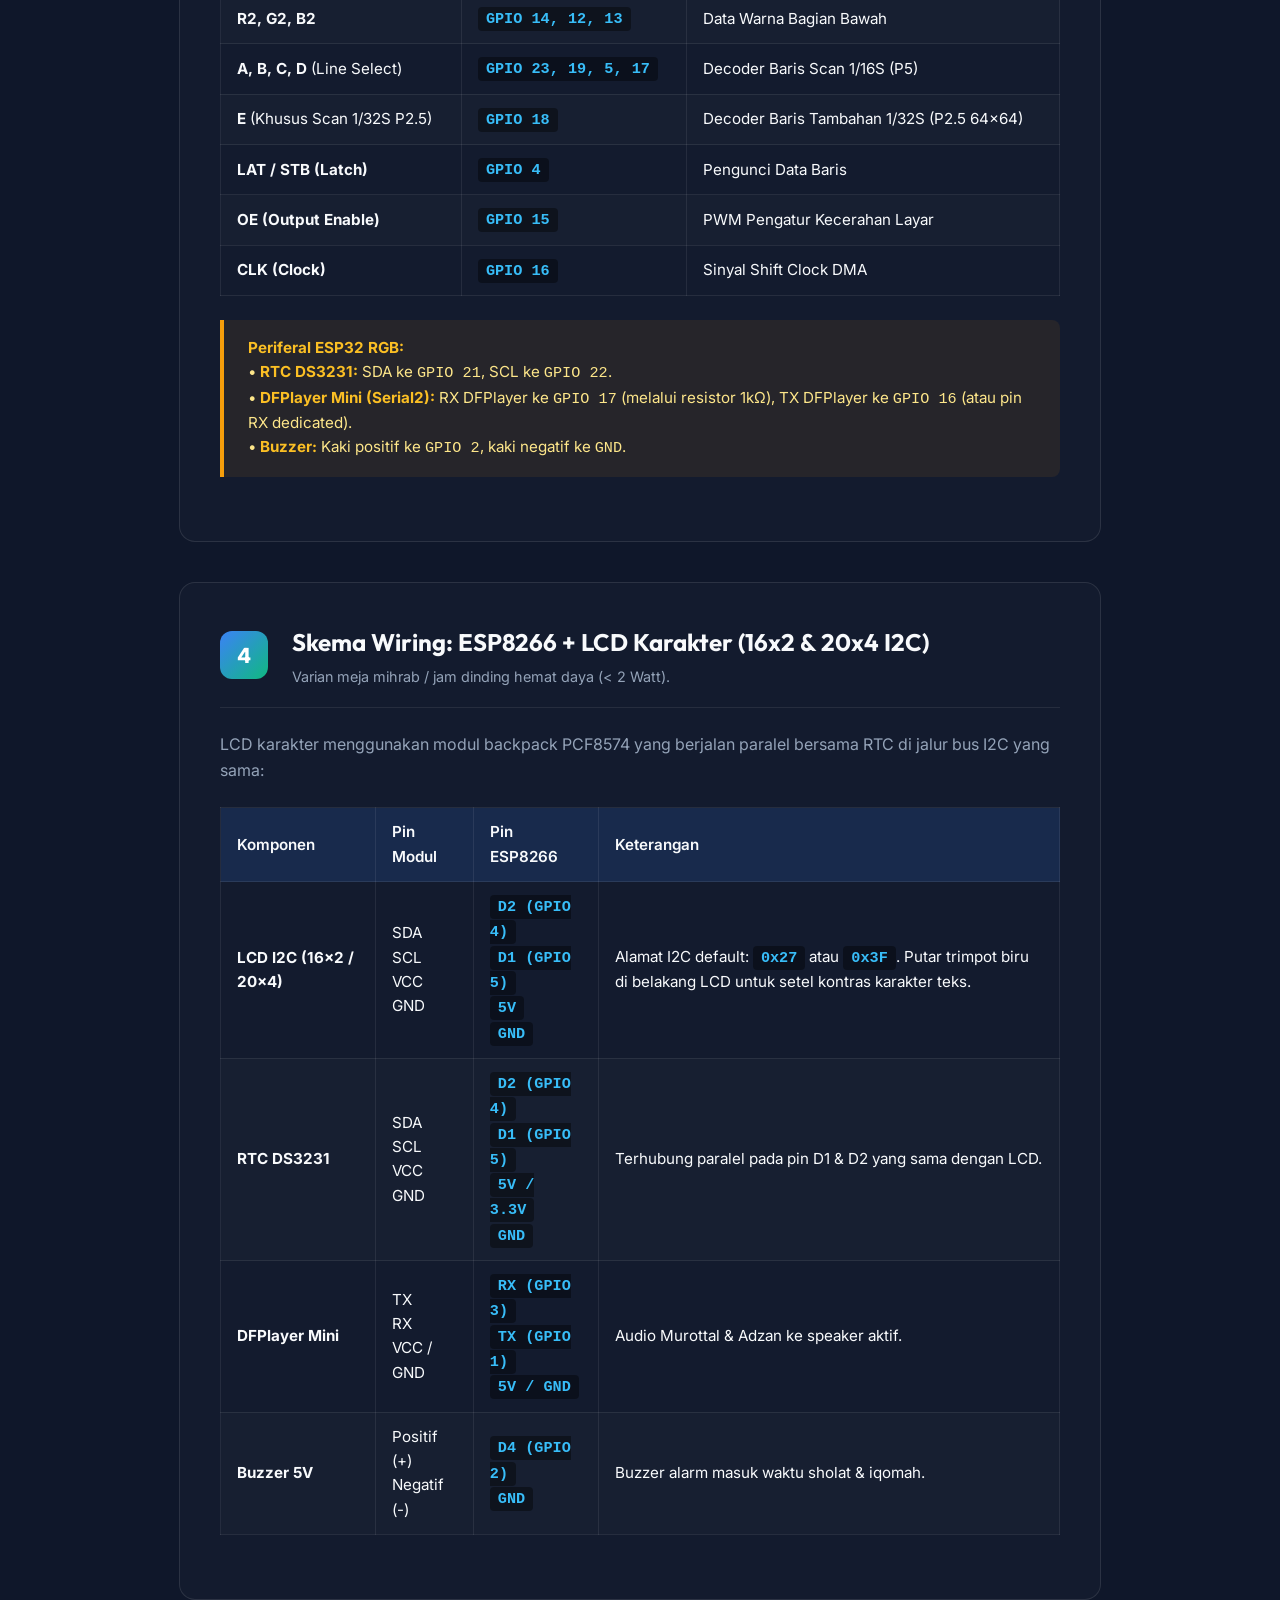
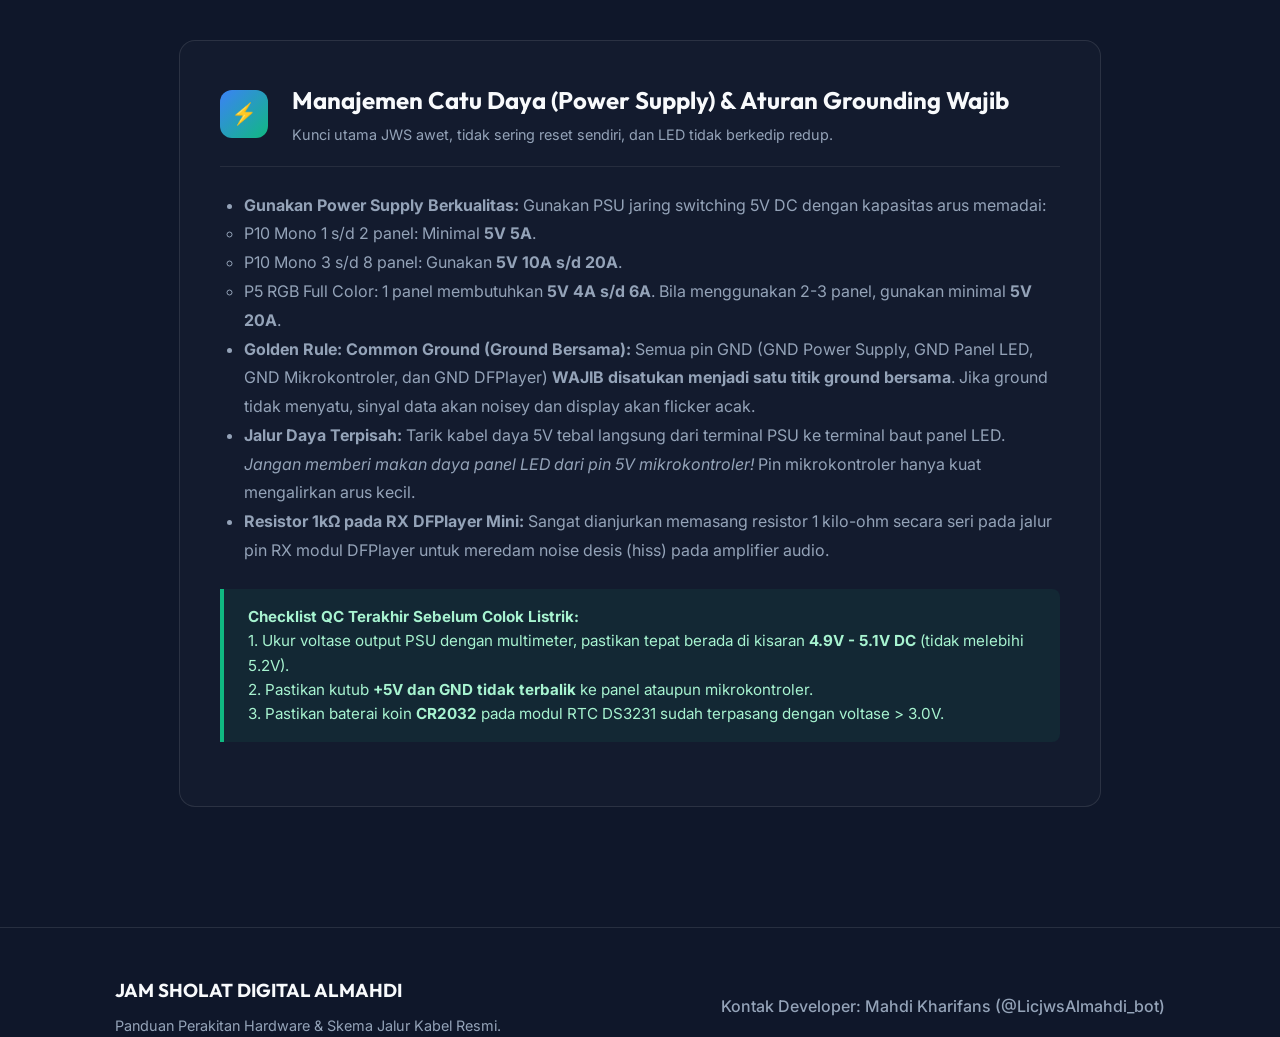
<file: perakitan.html>
<!DOCTYPE html>
<html lang="id">
<head>
    <meta charset="UTF-8">
    <meta name="viewport" content="width=device-width, initial-scale=1.0">
    <title>Panduan Perakitan Hardware - JAM SHOLAT DIGITAL ALMAHDI</title>
    <meta name="description" content="Skema jalur kabel (wiring diagram) dan panduan perakitan lengkap Jam Sholat Digital Almahdi untuk ESP8266, ESP32, P10, P5 RGB, dan LCD.">
    <link rel="stylesheet" href="style.css">
    <link href="https://fonts.googleapis.com/css2?family=Inter:wght@400;600;800&family=Outfit:wght@500;700&display=swap" rel="stylesheet">
    <style>
        .assembly-section {
            padding: 5rem 5%;
            max-width: 1050px;
            margin: 0 auto;
        }
        .wiring-card {
            background: rgba(255, 255, 255, 0.02);
            border: 1px solid var(--border-color);
            padding: 2.5rem;
            border-radius: 16px;
            margin-bottom: 2.5rem;
            transition: all 0.3s ease;
        }
        .wiring-card:hover {
            border-color: var(--primary);
            background: rgba(255, 255, 255, 0.035);
        }
        .wiring-header {
            display: flex;
            align-items: center;
            gap: 1.5rem;
            margin-bottom: 1.5rem;
            border-bottom: 1px solid rgba(255,255,255,0.08);
            padding-bottom: 1.2rem;
        }
        .wiring-badge {
            background: linear-gradient(135deg, var(--primary), var(--accent));
            color: white;
            font-size: 1.3rem;
            font-weight: 800;
            width: 48px;
            height: 48px;
            border-radius: 12px;
            display: flex;
            align-items: center;
            justify-content: center;
            flex-shrink: 0;
        }
        .wiring-header h3 {
            font-size: 1.5rem;
            color: var(--text-main);
        }
        .wiring-table {
            width: 100%;
            border-collapse: collapse;
            margin: 1.5rem 0;
            font-size: 0.95rem;
        }
        .wiring-table th, .wiring-table td {
            border: 1px solid rgba(255, 255, 255, 0.08);
            padding: 12px 16px;
            text-align: left;
        }
        .wiring-table th {
            background: rgba(59, 130, 246, 0.15);
            color: var(--text-main);
            font-weight: 600;
        }
        .wiring-table tr:nth-child(even) {
            background: rgba(255, 255, 255, 0.015);
        }
        .wiring-table td code {
            background: rgba(0, 0, 0, 0.4);
            padding: 3px 8px;
            border-radius: 4px;
            color: #38bdf8;
            font-family: monospace;
            font-weight: 600;
        }
        .notice-box {
            background: rgba(245, 158, 11, 0.08);
            border-left: 4px solid #f59e0b;
            padding: 1rem 1.5rem;
            border-radius: 0 8px 8px 0;
            margin: 1.5rem 0;
            color: #fde68a;
            font-size: 0.95rem;
        }
        .notice-box strong {
            color: #fbbf24;
        }
        .success-box {
            background: rgba(16, 185, 129, 0.08);
            border-left: 4px solid var(--accent);
            padding: 1rem 1.5rem;
            border-radius: 0 8px 8px 0;
            margin: 1.5rem 0;
            color: #a7f3d0;
            font-size: 0.95rem;
        }
        .tips-list {
            margin-left: 1.5rem;
            margin-top: 1rem;
            color: var(--text-muted);
            line-height: 1.8;
        }
    </style>
</head>
<body>
    <nav>
        <div class="logo">JAM SHOLAT ALMAHDI</div>
        <div class="nav-links">
            <a href="index.html">Beranda</a>
            <a href="panduan.html">Panduan APK</a>
            <a href="perakitan.html">Perakitan</a>
            <a href="flashing.html">Flashing ESP32</a>
            <a href="index.html#varian">Varian</a>
            <a href="index.html#lisensi">Lisensi</a>
            <a href="https://t.me/LicjwsAlmahdi_bot" class="btn-primary-small" target="_blank">Hubungi Bot</a>
        </div>
    </nav>

    <header class="hero" style="min-height: 55vh; align-items: flex-end; padding-bottom: 3.5rem;">
        <div class="hero-content" style="max-width: 850px; margin: 0 auto; text-align: center;">
            <h1>Skema & Panduan<br><span class="highlight">Perakitan Hardware.</span></h1>
            <p>Panduan jalur kabel (wiring diagram) presisi dari mikrokontroler ke panel display, modul RTC presisi, audio DFPlayer, buzzer, dan sistem catu daya anti-drop.</p>
        </div>
    </header>

    <section class="assembly-section">

        <!-- SKEMA 1: ESP8266 + P10 MONO -->
        <div class="wiring-card">
            <div class="wiring-header">
                <div class="wiring-badge">1</div>
                <div>
                    <h3>Skema Wiring: ESP8266 (NodeMCU / Wemos D1) + P10 Mono (HUB12)</h3>
                    <p style="color:var(--text-muted); font-size:0.9rem; margin-top:4px;">Untuk modul jam sholat masjid standar 1 s/d 8 panel P10 Monokrom.</p>
                </div>
            </div>
            
            <p style="color:var(--text-muted);">Hubungkan konektor 16-Pin HUB12 di panel P10 ke board ESP8266 sesuai pin hardware berikut:</p>
            
            <table class="wiring-table">
                <thead>
                    <tr>
                        <th>Pin Header HUB12 P10</th>
                        <th>Pin ESP8266 (Wemos/NodeMCU)</th>
                        <th>GPIO</th>
                        <th>Fungsi Sinyal</th>
                    </tr>
                </thead>
                <tbody>
                    <tr>
                        <td><strong>OE</strong> (Enable Display)</td>
                        <td><code>D8</code></td>
                        <td>GPIO 15</td>
                        <td>Kontrol kecerahan & blanking layar</td>
                    </tr>
                    <tr>
                        <td><strong>A</strong> (Row Select A)</td>
                        <td><code>D0</code></td>
                        <td>GPIO 16</td>
                        <td>Pemilih baris 1/4S</td>
                    </tr>
                    <tr>
                        <td><strong>B</strong> (Row Select B)</td>
                        <td><code>D6</code></td>
                        <td>GPIO 12</td>
                        <td>Pemilih baris 1/4S</td>
                    </tr>
                    <tr>
                        <td><strong>CLK</strong> (Clock)</td>
                        <td><code>D5</code></td>
                        <td>GPIO 14</td>
                        <td>Sinyal SPI Clock</td>
                    </tr>
                    <tr>
                        <td><strong>S / DATA / R</strong></td>
                        <td><code>D7</code></td>
                        <td>GPIO 13</td>
                        <td>Sinyal SPI Master Out Data</td>
                    </tr>
                    <tr>
                        <td><strong>GND</strong></td>
                        <td><code>GND</code></td>
                        <td>GND</td>
                        <td>Ground Wajib Tersambung Bersama</td>
                    </tr>
                </tbody>
            </table>

            <div class="notice-box">
                <strong>Catatan Periferal Tambahan (ESP8266 P10):</strong><br>
                • <strong>RTC DS3231 (I2C):</strong> SDA ke <code>D2</code> (GPIO 4), SCL ke <code>D1</code> (GPIO 5), VCC ke <code>3.3V/5V</code>, GND ke <code>GND</code>.<br>
                • <strong>DFPlayer Mini MP3:</strong> TX DFPlayer ke RX ESP8266, RX DFPlayer melalui resistor 1kΩ ke TX ESP8266. VCC DFPlayer ke <code>5V</code>, GND ke <code>GND</code>.<br>
                • <strong>Buzzer Aktif 5V:</strong> Kaki positif (+) ke <code>D4</code> (GPIO 2), kaki negatif (-) ke <code>GND</code>.
            </div>
        </div>

        <!-- SKEMA 2: HUIDU HD-WF1 (ESP32-S2) + P10 MONOKROM -->
        <div class="wiring-card">
            <div class="wiring-header">
                <div class="wiring-badge">2</div>
                <div>
                    <h3>Skema Wiring: Huidu HD-WF1 (ESP32-S2) + Panel P10 Monokrom (HUB12)</h3>
                    <p style="color:var(--text-muted); font-size:0.9rem; margin-top:4px;">Menggunakan controller pabrikan Huidu HD-WF1 dengan performa tinggi & RTC on-board.</p>
                </div>
            </div>

            <div class="notice-box" style="border-left-color: #ef4444; background: rgba(239, 68, 68, 0.1); color: #fca5a5;">
                <strong style="color:#f87171;">⚠️ PERINGATAN KERAS SEBELUM MEMASANG KABEL:</strong><br>
                <strong>JANGAN PERNAH MENANCAPKAN KABEL PIPIH LURUS (16-Pin Flat Ribbon Cable 1:1) LANGSUNG DARI BOARD HD-WF1 KE PANEL P10!</strong><br>
                <em>Penyebab:</em> Soket pada board HD-WF1 adalah tipe <strong>HUB75</strong>, sedangkan soket pada panel P10 adalah tipe <strong>HUB12</strong> (di mana seluruh pin ganjil 3, 5, 7, 9, 11, 13, 15 di-ground-kan). Jika dicolok lurus, pin GPIO chip ESP32-S2 akan <strong>korsleting langsung ke GND</strong>.<br>
                <strong>SOLUSI:</strong> Wajib gunakan <strong>7 kabel jumper Female-to-Female</strong> sesuai tabel koneksi resmi berikut:
            </div>

            <table class="wiring-table">
                <thead>
                    <tr>
                        <th>No</th>
                        <th>Sinyal P10</th>
                        <th>Pin Header HD-WF1 (HUB75)</th>
                        <th>Label Silk HD-WF1</th>
                        <th>GPIO ESP32-S2</th>
                        <th>Pin Panel P10 (HUB12)</th>
                        <th>Fungsi Sinyal</th>
                    </tr>
                </thead>
                <tbody>
                    <tr>
                        <td>1</td>
                        <td><strong>OE / EN</strong></td>
                        <td><code>Pin 15</code></td>
                        <td><code>OE</code></td>
                        <td>GPIO 35</td>
                        <td><code>Pin 1 (OE)</code></td>
                        <td>Output Enable / Kontrol Kecerahan (PWM)</td>
                    </tr>
                    <tr>
                        <td>2</td>
                        <td><strong>A</strong></td>
                        <td><code>Pin 9</code></td>
                        <td><code>A</code></td>
                        <td>GPIO 39</td>
                        <td><code>Pin 2 (A)</code></td>
                        <td>Pemilih Baris Bit 0 (Row Select A)</td>
                    </tr>
                    <tr>
                        <td>3</td>
                        <td><strong>B</strong></td>
                        <td><code>Pin 10</code></td>
                        <td><code>B</code></td>
                        <td>GPIO 38</td>
                        <td><code>Pin 4 (B)</code></td>
                        <td>Pemilih Baris Bit 1 (Row Select B)</td>
                    </tr>
                    <tr>
                        <td>4</td>
                        <td><strong>CLK</strong></td>
                        <td><code>Pin 13</code></td>
                        <td><code>CLK</code></td>
                        <td>GPIO 34</td>
                        <td><code>Pin 8 (CLK)</code></td>
                        <td>Shift Clock Pulses (SPI SCK)</td>
                    </tr>
                    <tr>
                        <td>5</td>
                        <td><strong>LAT / STB</strong></td>
                        <td><code>Pin 14</code></td>
                        <td><code>LAT</code></td>
                        <td>GPIO 33</td>
                        <td><code>Pin 10 (LAT)</code></td>
                        <td>Latch Strobe (Pengunci Data Baris)</td>
                    </tr>
                    <tr>
                        <td>6</td>
                        <td><strong>R / DATA</strong></td>
                        <td><code>Pin 1</code></td>
                        <td><code>R1</code></td>
                        <td>GPIO 2</td>
                        <td><code>Pin 12 (R)</code></td>
                        <td>Serial Data Masuk (SPI MOSI)</td>
                    </tr>
                    <tr>
                        <td>7</td>
                        <td><strong>GND</strong></td>
                        <td><code>Pin 4 / 16</code></td>
                        <td><code>GND</code></td>
                        <td>GND</td>
                        <td><code>Pin 3, 5, atau GND</code></td>
                        <td>Ground Bersama (Wajib Terhubung)</td>
                    </tr>
                </tbody>
            </table>

            <div class="success-box">
                <strong>Keunggulan & Periferal On-Board HD-WF1:</strong><br>
                • <strong>RTC On-Board:</strong> Chip RTC (PCF8563 / BM8563) sudah tertanam langsung di PCB HD-WF1 pada <code>SDA GPIO 41 & SCL GPIO 42</code>. Lo <em>nggak perlu lagi beli/rakit modul RTC DS3231 eksternal</em>!<br>
                • <strong>DFPlayer Mini (UART1):</strong> Sambungkan RX DFPlayer (via resistor 1kΩ) ke TX HD-WF1 <code>GPIO 17</code>, dan TX DFPlayer ke RX HD-WF1 <code>GPIO 18</code>.<br>
                • <strong>Buzzer:</strong> Terhubung ke <code>GPIO 12</code> (Pin 8 header HUB75).
            </div>
        </div>

        <!-- SKEMA 3: ESP32 + P5 RGB / P2.5 (HUB75) -->
        <div class="wiring-card">
            <div class="wiring-header">
                <div class="wiring-badge">3</div>
                <div>
                    <h3>Skema Wiring: ESP32 DevKit / S2 / S3 + P5 RGB & P2.5 (HUB75 DMA)</h3>
                    <p style="color:var(--text-muted); font-size:0.9rem; margin-top:4px;">Untuk display Full Color resolusi tinggi P5 RGB (Scan 1/16S) & P2.5 RGB (Scan 1/32S).</p>
                </div>
            </div>

            <p style="color:var(--text-muted);">Soket HUB75 panel RGB menggunakan transmisi data paralel DMA ganda (Top & Bottom Half):</p>

            <table class="wiring-table">
                <thead>
                    <tr>
                        <th>Pin Soket HUB75 (Panel)</th>
                        <th>Pin ESP32 DevKit</th>
                        <th>Keterangan Jalur</th>
                    </tr>
                </thead>
                <tbody>
                    <tr>
                        <td><strong>R1, G1, B1</strong></td>
                        <td><code>GPIO 25, 26, 27</code></td>
                        <td>Data Warna Bagian Atas</td>
                    </tr>
                    <tr>
                        <td><strong>R2, G2, B2</strong></td>
                        <td><code>GPIO 14, 12, 13</code></td>
                        <td>Data Warna Bagian Bawah</td>
                    </tr>
                    <tr>
                        <td><strong>A, B, C, D</strong> (Line Select)</td>
                        <td><code>GPIO 23, 19, 5, 17</code></td>
                        <td>Decoder Baris Scan 1/16S (P5)</td>
                    </tr>
                    <tr>
                        <td><strong>E</strong> (Khusus Scan 1/32S P2.5)</td>
                        <td><code>GPIO 18</code></td>
                        <td>Decoder Baris Tambahan 1/32S (P2.5 64x64)</td>
                    </tr>
                    <tr>
                        <td><strong>LAT / STB (Latch)</strong></td>
                        <td><code>GPIO 4</code></td>
                        <td>Pengunci Data Baris</td>
                    </tr>
                    <tr>
                        <td><strong>OE (Output Enable)</strong></td>
                        <td><code>GPIO 15</code></td>
                        <td>PWM Pengatur Kecerahan Layar</td>
                    </tr>
                    <tr>
                        <td><strong>CLK (Clock)</strong></td>
                        <td><code>GPIO 16</code></td>
                        <td>Sinyal Shift Clock DMA</td>
                    </tr>
                </tbody>
            </table>

            <div class="notice-box">
                <strong>Periferal ESP32 RGB:</strong><br>
                • <strong>RTC DS3231:</strong> SDA ke <code>GPIO 21</code>, SCL ke <code>GPIO 22</code>.<br>
                • <strong>DFPlayer Mini (Serial2):</strong> RX DFPlayer ke <code>GPIO 17</code> (melalui resistor 1kΩ), TX DFPlayer ke <code>GPIO 16</code> (atau pin RX dedicated).<br>
                • <strong>Buzzer:</strong> Kaki positif ke <code>GPIO 2</code>, kaki negatif ke <code>GND</code>.
            </div>
        </div>

        <!-- SKEMA 4: ESP8266 + LCD KARAKTER -->
        <div class="wiring-card">
            <div class="wiring-header">
                <div class="wiring-badge">4</div>
                <div>
                    <h3>Skema Wiring: ESP8266 + LCD Karakter (16x2 & 20x4 I2C)</h3>
                    <p style="color:var(--text-muted); font-size:0.9rem; margin-top:4px;">Varian meja mihrab / jam dinding hemat daya (< 2 Watt).</p>
                </div>
            </div>

            <p style="color:var(--text-muted);">LCD karakter menggunakan modul backpack PCF8574 yang berjalan paralel bersama RTC di jalur bus I2C yang sama:</p>

            <table class="wiring-table">
                <thead>
                    <tr>
                        <th>Komponen</th>
                        <th>Pin Modul</th>
                        <th>Pin ESP8266</th>
                        <th>Keterangan</th>
                    </tr>
                </thead>
                <tbody>
                    <tr>
                        <td><strong>LCD I2C (16x2 / 20x4)</strong></td>
                        <td>SDA<br>SCL<br>VCC<br>GND</td>
                        <td><code>D2 (GPIO 4)</code><br><code>D1 (GPIO 5)</code><br><code>5V</code><br><code>GND</code></td>
                        <td>Alamat I2C default: <code>0x27</code> atau <code>0x3F</code>. Putar trimpot biru di belakang LCD untuk setel kontras karakter teks.</td>
                    </tr>
                    <tr>
                        <td><strong>RTC DS3231</strong></td>
                        <td>SDA<br>SCL<br>VCC<br>GND</td>
                        <td><code>D2 (GPIO 4)</code><br><code>D1 (GPIO 5)</code><br><code>5V / 3.3V</code><br><code>GND</code></td>
                        <td>Terhubung paralel pada pin D1 & D2 yang sama dengan LCD.</td>
                    </tr>
                    <tr>
                        <td><strong>DFPlayer Mini</strong></td>
                        <td>TX<br>RX<br>VCC / GND</td>
                        <td><code>RX (GPIO 3)</code><br><code>TX (GPIO 1)</code><br><code>5V / GND</code></td>
                        <td>Audio Murottal & Adzan ke speaker aktif.</td>
                    </tr>
                    <tr>
                        <td><strong>Buzzer 5V</strong></td>
                        <td>Positif (+)<br>Negatif (-)</td>
                        <td><code>D4 (GPIO 2)</code><br><code>GND</code></td>
                        <td>Buzzer alarm masuk waktu sholat & iqomah.</td>
                    </tr>
                </tbody>
            </table>
        </div>

        <!-- SKEMA 5: POWER SUPPLY & GROUNDING -->
        <div class="wiring-card">
            <div class="wiring-header">
                <div class="wiring-badge">⚡</div>
                <div>
                    <h3>Manajemen Catu Daya (Power Supply) & Aturan Grounding Wajib</h3>
                    <p style="color:var(--text-muted); font-size:0.9rem; margin-top:4px;">Kunci utama JWS awet, tidak sering reset sendiri, dan LED tidak berkedip redup.</p>
                </div>
            </div>

            <ul class="tips-list">
                <li><strong>Gunakan Power Supply Berkualitas:</strong> Gunakan PSU jaring switching 5V DC dengan kapasitas arus memadai:
                    <ul>
                        <li>P10 Mono 1 s/d 2 panel: Minimal <strong>5V 5A</strong>.</li>
                        <li>P10 Mono 3 s/d 8 panel: Gunakan <strong>5V 10A s/d 20A</strong>.</li>
                        <li>P5 RGB Full Color: 1 panel membutuhkan <strong>5V 4A s/d 6A</strong>. Bila menggunakan 2-3 panel, gunakan minimal <strong>5V 20A</strong>.</li>
                    </ul>
                </li>
                <li><strong>Golden Rule: Common Ground (Ground Bersama):</strong> Semua pin GND (GND Power Supply, GND Panel LED, GND Mikrokontroler, dan GND DFPlayer) <strong>WAJIB disatukan menjadi satu titik ground bersama</strong>. Jika ground tidak menyatu, sinyal data akan noisey dan display akan flicker acak.</li>
                <li><strong>Jalur Daya Terpisah:</strong> Tarik kabel daya 5V tebal langsung dari terminal PSU ke terminal baut panel LED. <em>Jangan memberi makan daya panel LED dari pin 5V mikrokontroler!</em> Pin mikrokontroler hanya kuat mengalirkan arus kecil.</li>
                <li><strong>Resistor 1kΩ pada RX DFPlayer Mini:</strong> Sangat dianjurkan memasang resistor 1 kilo-ohm secara seri pada jalur pin RX modul DFPlayer untuk meredam noise desis (hiss) pada amplifier audio.</li>
            </ul>

            <div class="success-box">
                <strong>Checklist QC Terakhir Sebelum Colok Listrik:</strong><br>
                1. Ukur voltase output PSU dengan multimeter, pastikan tepat berada di kisaran <strong>4.9V - 5.1V DC</strong> (tidak melebihi 5.2V).<br>
                2. Pastikan kutub <strong>+5V dan GND tidak terbalik</strong> ke panel ataupun mikrokontroler.<br>
                3. Pastikan baterai koin <strong>CR2032</strong> pada modul RTC DS3231 sudah terpasang dengan voltase > 3.0V.
            </div>
        </div>

    </section>

    <footer>
        <div class="footer-content" style="max-width: 1050px; margin: 0 auto;">
            <div class="footer-brand">
                <h3>JAM SHOLAT DIGITAL ALMAHDI</h3>
                <p>Panduan Perakitan Hardware & Skema Jalur Kabel Resmi.</p>
            </div>
            <div class="footer-links">
                <a href="https://t.me/LicjwsAlmahdi_bot" target="_blank">Kontak Developer: Mahdi Kharifans (@LicjwsAlmahdi_bot)</a>
            </div>
        </div>
    </footer>

    <script src="script.js"></script>
</body>
</html>
</file>
<file: style.css>
:root {
    --bg-dark: #0f172a;
    --bg-card: rgba(30, 41, 59, 0.7);
    --text-main: #f8fafc;
    --text-muted: #94a3b8;
    --primary: #3b82f6;
    --primary-glow: rgba(59, 130, 246, 0.5);
    --accent: #10b981;
    --border-color: rgba(255, 255, 255, 0.1);
}

* {
    margin: 0;
    padding: 0;
    box-sizing: border-box;
}

body {
    font-family: 'Inter', sans-serif;
    background-color: var(--bg-dark);
    color: var(--text-main);
    line-height: 1.6;
    overflow-x: hidden;
}

h1, h2, h3, .logo {
    font-family: 'Outfit', sans-serif;
}

/* Nav */
nav {
    display: flex;
    justify-content: space-between;
    align-items: center;
    padding: 1.5rem 5%;
    position: fixed;
    top: 0;
    width: 100%;
    background: rgba(15, 23, 42, 0.8);
    backdrop-filter: blur(10px);
    z-index: 100;
    border-bottom: 1px solid var(--border-color);
}

.logo {
    font-size: 1.5rem;
    font-weight: 700;
    color: var(--primary);
    letter-spacing: -0.5px;
}

.nav-links {
    display: flex;
    gap: 2rem;
    align-items: center;
}

.nav-links a {
    color: var(--text-main);
    text-decoration: none;
    font-weight: 500;
    transition: color 0.3s;
}

.nav-links a:hover {
    color: var(--primary);
}

/* Hero */
.hero {
    min-height: 100vh;
    display: flex;
    align-items: center;
    justify-content: space-between;
    padding: 0 5%;
    background: radial-gradient(circle at top right, rgba(59, 130, 246, 0.15), transparent 40%),
                radial-gradient(circle at bottom left, rgba(16, 185, 129, 0.1), transparent 40%);
    margin-top: 60px;
}

.hero-content {
    max-width: 600px;
}

.hero h1 {
    font-size: 3.5rem;
    line-height: 1.1;
    margin-bottom: 1.5rem;
}

.highlight {
    background: linear-gradient(to right, var(--primary), var(--accent));
    -webkit-background-clip: text;
    -webkit-text-fill-color: transparent;
}

.hero-content p {
    font-size: 1.1rem;
    color: var(--text-muted);
    margin-bottom: 2rem;
}

.cta-group {
    display: flex;
    gap: 1rem;
}

.btn-primary, .btn-secondary, .btn-primary-small {
    display: inline-block;
    padding: 1rem 2rem;
    border-radius: 8px;
    font-weight: 600;
    text-decoration: none;
    transition: all 0.3s ease;
}

.btn-primary-small {
    padding: 0.6rem 1.2rem;
    background: var(--primary);
    color: white;
}

.btn-primary-small:hover {
    box-shadow: 0 0 15px var(--primary-glow);
    color: white;
}

.btn-primary {
    background: var(--primary);
    color: white;
    border: 1px solid var(--primary);
}

.btn-primary:hover {
    box-shadow: 0 0 20px var(--primary-glow);
    transform: translateY(-2px);
}

.btn-secondary {
    background: transparent;
    color: var(--text-main);
    border: 1px solid var(--border-color);
}

.btn-secondary:hover {
    background: rgba(255, 255, 255, 0.05);
    border-color: var(--text-main);
}

/* Glass Card Animation */
.hero-visual {
    flex: 1;
    display: flex;
    justify-content: center;
    position: relative;
}

.glass-card {
    background: var(--bg-card);
    backdrop-filter: blur(12px);
    border: 1px solid var(--border-color);
    padding: 2.5rem;
    border-radius: 16px;
    width: 320px;
    transform: perspective(1000px) rotateY(-10deg) rotateX(5deg);
    transition: transform 0.5s ease;
    box-shadow: 0 25px 50px -12px rgba(0, 0, 0, 0.5);
}

.glass-card:hover {
    transform: perspective(1000px) rotateY(0deg) rotateX(0deg);
}

.chip-icon {
    font-size: 3.5rem;
    margin-bottom: 1rem;
}

/* Features */
.features {
    padding: 5rem 5%;
}

.section-header {
    text-align: center;
    max-width: 600px;
    margin: 0 auto 4rem;
}

.section-header h2 {
    font-size: 2.5rem;
    margin-bottom: 1rem;
}

.section-header p {
    color: var(--text-muted);
}

.feature-grid {
    display: grid;
    grid-template-columns: repeat(auto-fit, minmax(300px, 1fr));
    gap: 2rem;
}

.feature-card {
    background: rgba(255, 255, 255, 0.02);
    border: 1px solid var(--border-color);
    padding: 2rem;
    border-radius: 12px;
    transition: all 0.3s ease;
}

.feature-card:hover {
    background: rgba(255, 255, 255, 0.05);
    transform: translateY(-5px);
    border-color: var(--primary);
}

.feature-card .icon {
    font-size: 2.5rem;
    margin-bottom: 1rem;
}

.feature-card h3 {
    margin-bottom: 1rem;
    font-size: 1.2rem;
}

.feature-card p {
    color: var(--text-muted);
    font-size: 0.95rem;
}

/* License Section */
.license-section {
    padding: 6rem 5%;
    background: linear-gradient(0deg, rgba(15,23,42,1) 0%, rgba(30,41,59,0.5) 100%);
    border-top: 1px solid var(--border-color);
    display: flex;
    justify-content: center;
}

.license-content {
    max-width: 800px;
    text-align: center;
    background: var(--bg-card);
    padding: 4rem 3rem;
    border-radius: 24px;
    border: 1px solid var(--border-color);
    box-shadow: 0 0 40px rgba(0,0,0,0.3);
}

.license-content h2 {
    font-size: 2.5rem;
    margin-bottom: 1.5rem;
}

.license-content p {
    color: var(--text-muted);
    margin-bottom: 2.5rem;
    font-size: 1.1rem;
}

.license-steps {
    list-style: none;
    text-align: left;
    max-width: 450px;
    margin: 0 auto 3rem;
}

.license-steps li {
    display: flex;
    align-items: center;
    gap: 1rem;
    margin-bottom: 1rem;
    font-size: 1.1rem;
    background: rgba(0,0,0,0.2);
    padding: 1rem 1.5rem;
    border-radius: 8px;
    border: 1px solid rgba(255,255,255,0.05);
}

.step-num {
    background: var(--primary);
    color: white;
    width: 32px;
    height: 32px;
    border-radius: 50%;
    display: flex;
    align-items: center;
    justify-content: center;
    font-weight: bold;
    flex-shrink: 0;
}

.pulse {
    animation: pulse 2s infinite;
}

@keyframes pulse {
    0% { box-shadow: 0 0 0 0 rgba(59, 130, 246, 0.7); }
    70% { box-shadow: 0 0 0 15px rgba(59, 130, 246, 0); }
    100% { box-shadow: 0 0 0 0 rgba(59, 130, 246, 0); }
}

/* Footer */
footer {
    padding: 3rem 5%;
    border-top: 1px solid var(--border-color);
}

.footer-content {
    display: flex;
    justify-content: space-between;
    align-items: center;
    flex-wrap: wrap;
    gap: 1rem;
}

.footer-brand p {
    color: var(--text-muted);
    font-size: 0.9rem;
    margin-top: 0.5rem;
}

.footer-links a {
    color: var(--text-muted);
    text-decoration: none;
    transition: color 0.3s;
    font-weight: 500;
}

.footer-links a:hover {
    color: var(--primary);
}

/* Responsive */
@media (max-width: 768px) {
    .hero {
        flex-direction: column;
        justify-content: center;
        text-align: center;
        padding-top: 100px;
    }
    
    .hero h1 {
        font-size: 2.5rem;
    }
    
    .cta-group {
        justify-content: center;
    }
    
    .hero-visual {
        margin-top: 3rem;
        width: 100%;
    }
    
    .nav-links {
        display: none;
    }
    
    .license-content {
        padding: 2rem 1.5rem;
    }
}

/* ======================================================== */
/* Component Styles for Unified Single-Page Application     */
/* ======================================================== */
html {
    scroll-behavior: smooth;
    scroll-padding-top: 80px;
}

.content-section {
    padding: 5rem 5%;
    max-width: 1100px;
    margin: 0 auto;
}

.step-card, .wiring-card, .flash-card {
    background: rgba(255, 255, 255, 0.02);
    border: 1px solid var(--border-color);
    padding: 2.5rem;
    border-radius: 16px;
    margin-bottom: 2.5rem;
    transition: all 0.3s ease;
}

.step-card:hover, .wiring-card:hover, .flash-card:hover {
    border-color: var(--primary);
    background: rgba(255, 255, 255, 0.035);
}

.step-header, .wiring-header, .flash-header {
    display: flex;
    align-items: center;
    gap: 1.5rem;
    margin-bottom: 1.5rem;
    border-bottom: 1px solid rgba(255, 255, 255, 0.08);
    padding-bottom: 1.2rem;
}

.step-number, .wiring-badge, .flash-badge {
    background: linear-gradient(135deg, var(--primary), var(--accent));
    color: white;
    font-size: 1.3rem;
    font-weight: 800;
    width: 48px;
    height: 48px;
    border-radius: 12px;
    display: flex;
    align-items: center;
    justify-content: center;
    flex-shrink: 0;
}

.flash-badge {
    background: linear-gradient(135deg, #f59e0b, #ef4444);
}

.step-card h3, .wiring-card h3, .flash-card h3 {
    font-size: 1.5rem;
    color: var(--text-main);
}

.step-content p {
    margin-bottom: 1rem;
    color: var(--text-muted);
    font-size: 1.05rem;
}

.step-content ul {
    margin-left: 1.5rem;
    margin-bottom: 1rem;
    color: var(--text-muted);
}

.step-content li {
    margin-bottom: 0.5rem;
}

.wiring-table, .flash-table {
    width: 100%;
    border-collapse: collapse;
    margin: 1.5rem 0;
    font-size: 0.95rem;
}

.wiring-table th, .wiring-table td, .flash-table th, .flash-table td {
    border: 1px solid rgba(255, 255, 255, 0.08);
    padding: 12px 16px;
    text-align: left;
}

.wiring-table th {
    background: rgba(59, 130, 246, 0.15);
    color: var(--text-main);
    font-weight: 600;
}

.flash-table th {
    background: rgba(245, 158, 11, 0.15);
    color: var(--text-main);
    font-weight: 600;
}

.wiring-table tr:nth-child(even), .flash-table tr:nth-child(even) {
    background: rgba(255, 255, 255, 0.015);
}

.wiring-table td code, .flash-table td code {
    background: rgba(0, 0, 0, 0.4);
    padding: 3px 8px;
    border-radius: 4px;
    color: #38bdf8;
    font-family: monospace;
    font-weight: 600;
}

.flash-table td code {
    color: #fbbf24;
}

.code-box, .code-command {
    background: #0b1120;
    border: 1px solid rgba(255, 255, 255, 0.1);
    border-left: 4px solid var(--primary);
    padding: 1.2rem;
    border-radius: 8px;
    font-family: Consolas, monospace;
    color: #38bdf8;
    font-size: 0.9rem;
    line-height: 1.6;
    margin: 1.2rem 0;
    overflow-x: auto;
    white-space: pre-wrap;
    word-break: break-all;
}

.notice-box {
    background: rgba(245, 158, 11, 0.08);
    border-left: 4px solid #f59e0b;
    padding: 1rem 1.5rem;
    border-radius: 0 8px 8px 0;
    margin: 1.5rem 0;
    color: #fde68a;
    font-size: 0.95rem;
}

.notice-box strong {
    color: #fbbf24;
}

.success-box {
    background: rgba(16, 185, 129, 0.08);
    border-left: 4px solid var(--accent);
    padding: 1rem 1.5rem;
    border-radius: 0 8px 8px 0;
    margin: 1.5rem 0;
    color: #a7f3d0;
    font-size: 0.95rem;
}

.tips-list, .step-list {
    margin-left: 1.5rem;
    margin-top: 1rem;
    color: var(--text-muted);
    line-height: 1.8;
}
</file>
